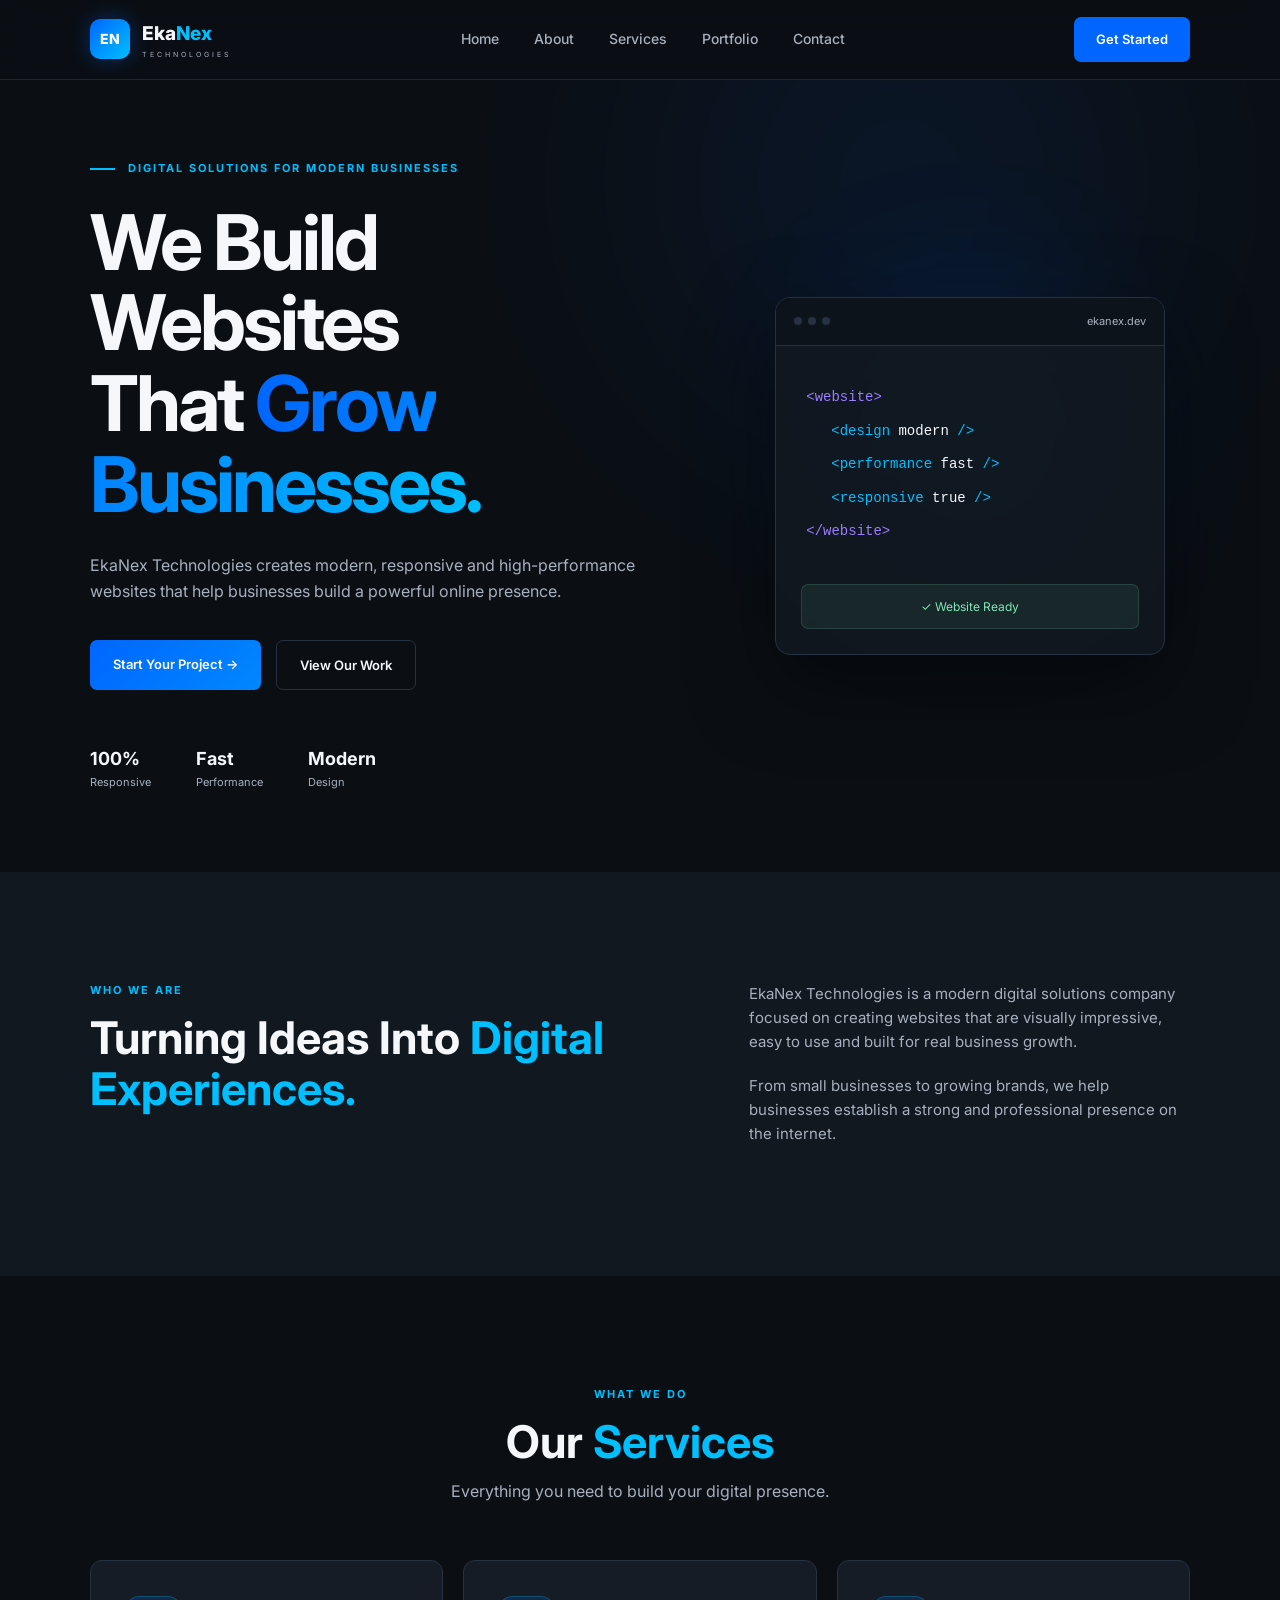
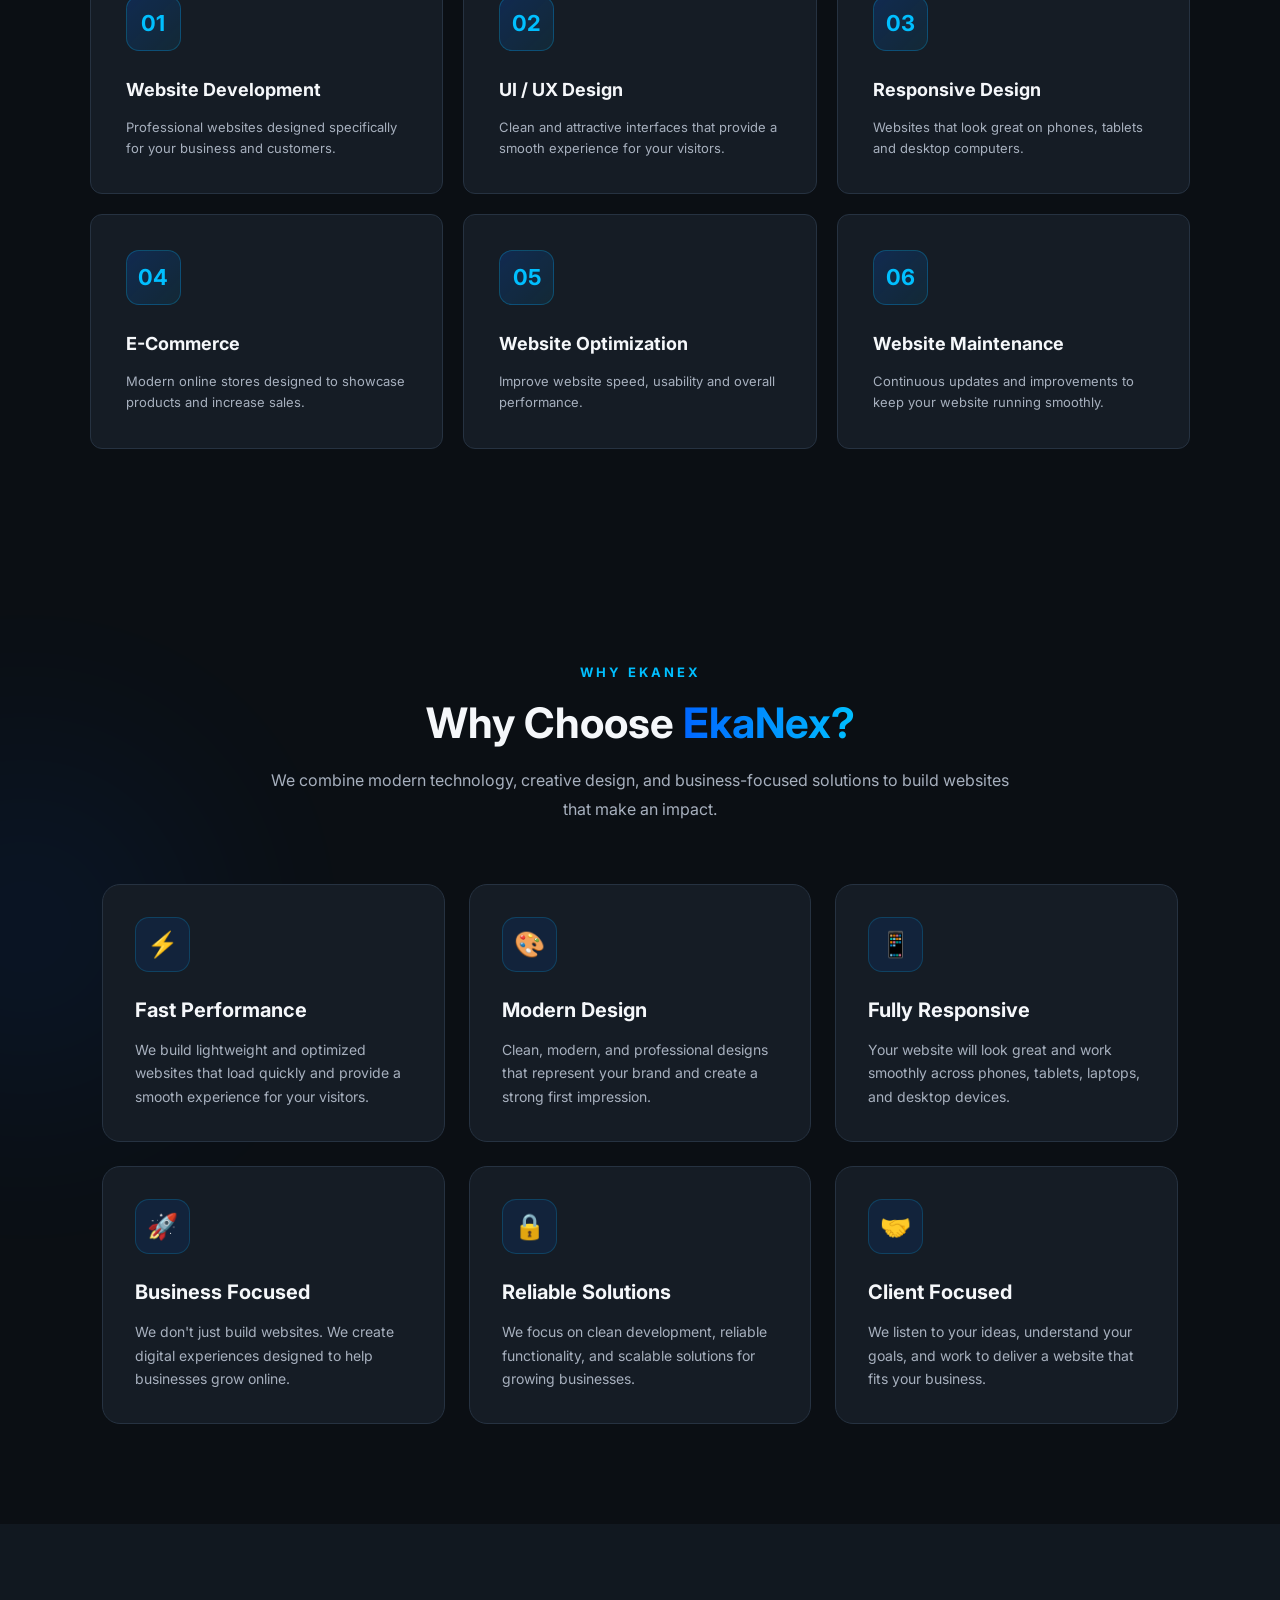
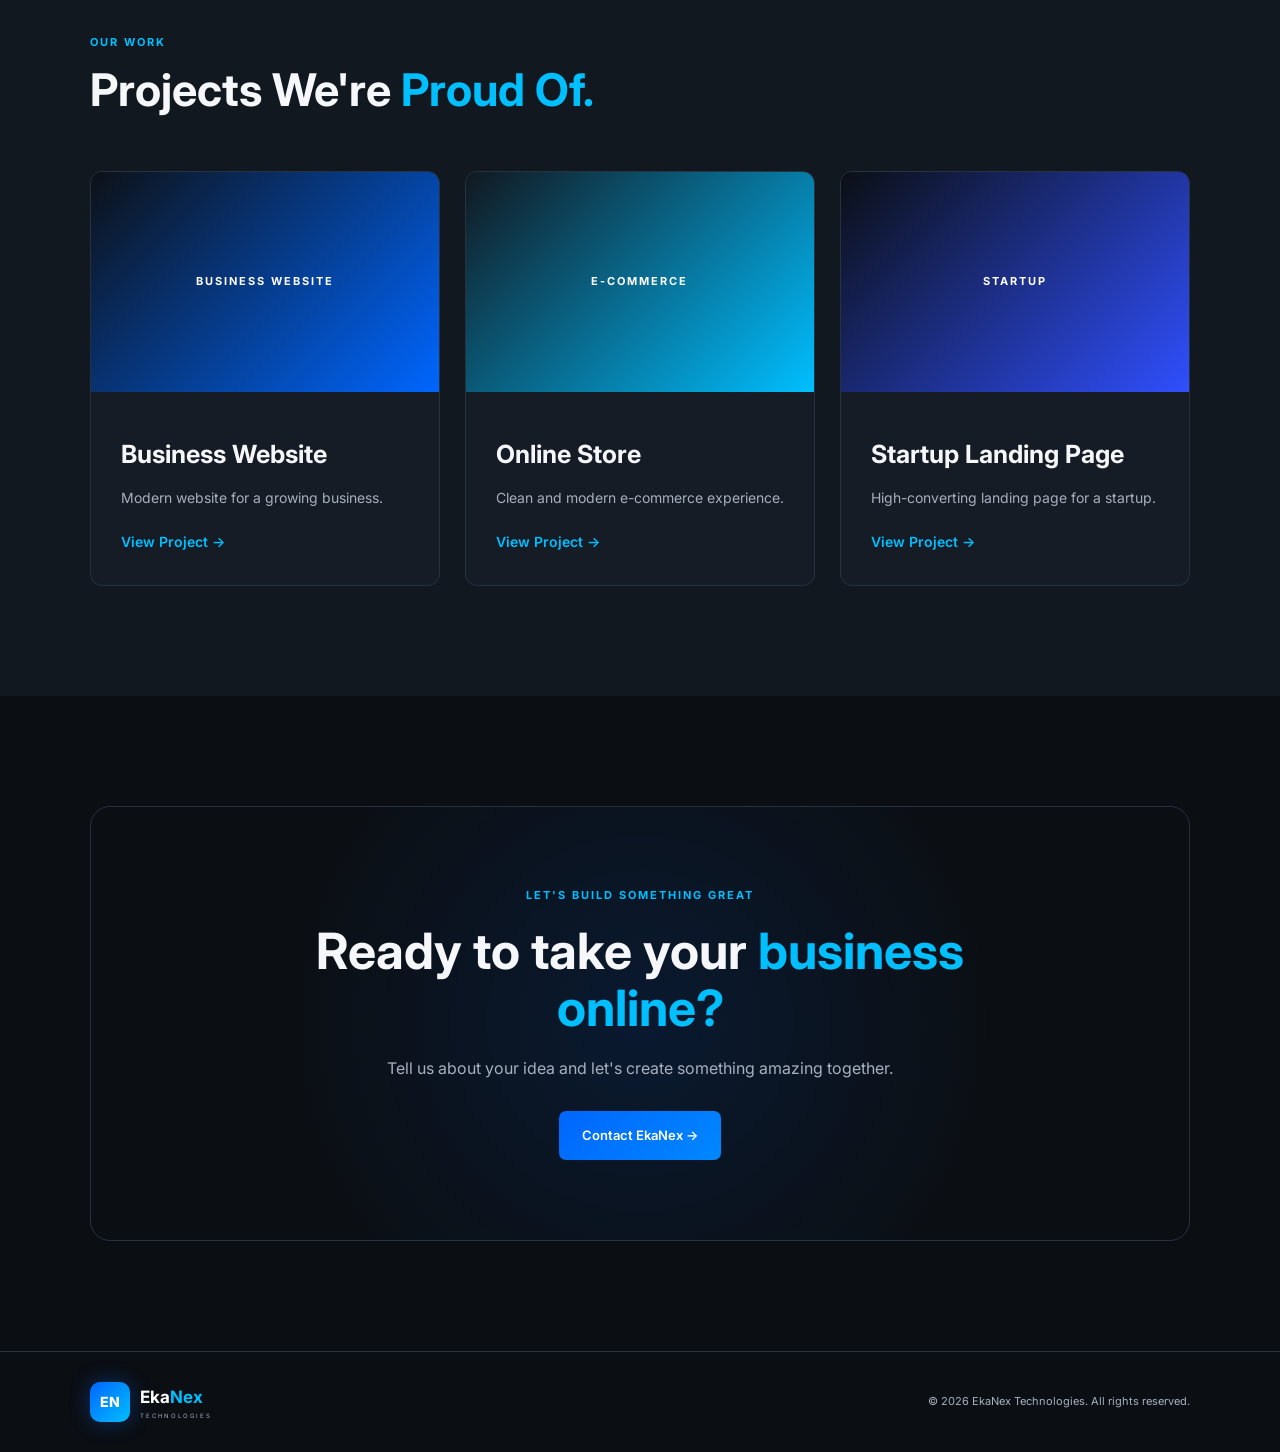
<file: index.html>
<!DOCTYPE html>
<html lang="en">
<head>
    <meta charset="UTF-8">
    <meta name="viewport" content="width=device-width, initial-scale=1.0">

    <title>EkaNex Technologies | Website Design & Development</title>
    <meta name="description" content="EkaNex Technologies creates modern business websites, e-commerce stores, landing pages, and responsive digital experiences to help businesses grow online.">
    <meta name="google-site-verification" content="qG7JzrkCQxmxcK4eyKkwYdW0ibwCo60xVQu0A6qCYAM" /> 
    <link rel="stylesheet" href="style.css">

    <!-- Google Font -->
    <link rel="preconnect" href="https://fonts.googleapis.com">
    <link rel="preconnect" href="https://fonts.gstatic.com" crossorigin>
    <link href="https://fonts.googleapis.com/css2?family=Inter:wght@400;500;600;700;800&display=swap" rel="stylesheet">
</head>

<body>

    <!-- ================= NAVBAR ================= -->

    <header class="navbar">

        <div class="logo">
            <div class="logo-mark">EN</div>

            <div class="logo-text">
                <span>Eka<span class="blue">Nex</span></span>
                <small>TECHNOLOGIES</small>
            </div>
        </div>

        <nav>
            <a href="#home">Home</a>
            <a href="about.html">About</a>
            <a href="services.html">Services</a>
            <a href="portfolio.html">Portfolio</a>
            <a href="contact.html">Contact</a>
        </nav>

        <a href="contact.html" class="nav-button">Get Started</a>

    </header>


    <!-- ================= HERO ================= -->

    <section class="hero" id="home">

        <div class="hero-content">

            <p class="small-heading">
                <span></span> DIGITAL SOLUTIONS FOR MODERN BUSINESSES
            </p>

            <h1>
                We Build Websites
                <br>
                That <span>Grow Businesses.</span>
            </h1>

            <p class="hero-description">
                EkaNex Technologies creates modern, responsive and
                high-performance websites that help businesses build
                a powerful online presence.
            </p>

            <div class="hero-buttons">

                <a href="contact.html" class="primary-button">
                    Start Your Project →
                </a>

                <a href="portfolio.html" class="secondary-button">
                    View Our Work
                </a>

            </div>

            <div class="trust">
                <div>
                    <strong>100%</strong>
                    <span>Responsive</span>
                </div>

                <div>
                    <strong>Fast</strong>
                    <span>Performance</span>
                </div>

                <div>
                    <strong>Modern</strong>
                    <span>Design</span>
                </div>
            </div>

        </div>


        <!-- Hero visual -->

        <div class="hero-visual">

            <div class="glow"></div>

            <div class="code-card">

                <div class="code-top">
                    <div class="dots">
                        <i></i>
                        <i></i>
                        <i></i>
                    </div>

                    <span>ekanex.dev</span>
                </div>

                <div class="code-content">

                    <p><span class="purple">&lt;website&gt;</span></p>

                    <p class="indent">
                        <span class="blue-text">&lt;design</span>
                        <span class="white">modern</span>
                        <span class="blue-text">/&gt;</span>
                    </p>

                    <p class="indent">
                        <span class="blue-text">&lt;performance</span>
                        <span class="white">fast</span>
                        <span class="blue-text">/&gt;</span>
                    </p>

                    <p class="indent">
                        <span class="blue-text">&lt;responsive</span>
                        <span class="white">true</span>
                        <span class="blue-text">/&gt;</span>
                    </p>

                    <p><span class="purple">&lt;/website&gt;</span></p>

                </div>

                <div class="success">
                    ✓ Website Ready
                </div>

            </div>

        </div>

    </section>


    <!-- ================= ABOUT ================= -->

    <section class="about section" id="about">

        <div class="section-title">

            <p>WHO WE ARE</p>

            <h2>
                Turning Ideas Into
                <span>Digital Experiences.</span>
            </h2>

        </div>

        <div class="about-content">

            <p>
                EkaNex Technologies is a modern digital solutions company
                focused on creating websites that are visually impressive,
                easy to use and built for real business growth.
            </p>

            <p>
                From small businesses to growing brands, we help businesses
                establish a strong and professional presence on the internet.
            </p>

        </div>

    </section>


    <!-- ================= SERVICES ================= -->

    <section class="services section" id="services">

        <div class="section-title center">

            <p>WHAT WE DO</p>

            <h2>
                Our <span>Services</span>
            </h2>

            <p class="subtitle">
                Everything you need to build your digital presence.
            </p>

        </div>


        <div class="service-grid">

            <div class="service-card">

                <div class="service-icon">01</div>

                <h3>Website Development</h3>

                <p>
                    Professional websites designed specifically
                    for your business and customers.
                </p>

            </div>


            <div class="service-card">

                <div class="service-icon">02</div>

                <h3>UI / UX Design</h3>

                <p>
                    Clean and attractive interfaces that provide
                    a smooth experience for your visitors.
                </p>

            </div>


            <div class="service-card">

                <div class="service-icon">03</div>

                <h3>Responsive Design</h3>

                <p>
                    Websites that look great on phones,
                    tablets and desktop computers.
                </p>

            </div>


            <div class="service-card">

                <div class="service-icon">04</div>

                <h3>E-Commerce</h3>

                <p>
                    Modern online stores designed to showcase
                    products and increase sales.
                </p>

            </div>


            <div class="service-card">

                <div class="service-icon">05</div>

                <h3>Website Optimization</h3>

                <p>
                    Improve website speed, usability and
                    overall performance.
                </p>

            </div>


            <div class="service-card">

                <div class="service-icon">06</div>

                <h3>Website Maintenance</h3>

                <p>
                    Continuous updates and improvements to
                    keep your website running smoothly.
                </p>

            </div>

        </div>

    </section>

<!-- Why Choose EkaNex Section -->
<section class="why-us" id="why-us">
    <div class="section-heading">
        <span>WHY EKANEX</span>
        <h2>Why Choose <strong>EkaNex?</strong></h2>
        <p>
            We combine modern technology, creative design, and business-focused
            solutions to build websites that make an impact.
        </p>
    </div>

    <div class="why-grid">

        <div class="why-card">
            <div class="why-icon">⚡</div>
            <h3>Fast Performance</h3>
            <p>
                We build lightweight and optimized websites that load quickly
                and provide a smooth experience for your visitors.
            </p>
        </div>

        <div class="why-card">
            <div class="why-icon">🎨</div>
            <h3>Modern Design</h3>
            <p>
                Clean, modern, and professional designs that represent your
                brand and create a strong first impression.
            </p>
        </div>

        <div class="why-card">
            <div class="why-icon">📱</div>
            <h3>Fully Responsive</h3>
            <p>
                Your website will look great and work smoothly across phones,
                tablets, laptops, and desktop devices.
            </p>
        </div>

        <div class="why-card">
            <div class="why-icon">🚀</div>
            <h3>Business Focused</h3>
            <p>
                We don't just build websites. We create digital experiences
                designed to help businesses grow online.
            </p>
        </div>

        <div class="why-card">
            <div class="why-icon">🔒</div>
            <h3>Reliable Solutions</h3>
            <p>
                We focus on clean development, reliable functionality, and
                scalable solutions for growing businesses.
            </p>
        </div>

        <div class="why-card">
            <div class="why-icon">🤝</div>
            <h3>Client Focused</h3>
            <p>
                We listen to your ideas, understand your goals, and work to
                deliver a website that fits your business.
            </p>
        </div>

    </div>
</section>


    <!-- ================= PORTFOLIO ================= -->

    <section class="portfolio section" id="portfolio">

        <div class="section-title">

            <p>OUR WORK</p>

            <h2>
                Projects We're
                <span>Proud Of.</span>
            </h2>

        </div>


        <div class="portfolio-grid">

            <div class="project-card">

                <div class="project-image project-one">
                    <span>BUSINESS WEBSITE</span>
                </div>

                <div class="project-info">

                    <h3>Business Website</h3>

                    <p>
                        Modern website for a growing business.
                    </p>

                    <a href="#">View Project →</a>

                </div>

            </div>


            <div class="project-card">

                <div class="project-image project-two">
                    <span>E-COMMERCE</span>
                </div>

                <div class="project-info">

                    <h3>Online Store</h3>

                    <p>
                        Clean and modern e-commerce experience.
                    </p>

                    <a href="#">View Project →</a>

                </div>

            </div>


            <div class="project-card">

                <div class="project-image project-three">
                    <span>STARTUP</span>
                </div>

                <div class="project-info">

                    <h3>Startup Landing Page</h3>

                    <p>
                        High-converting landing page for a startup.
                    </p>

                    <a href="#">View Project →</a>

                </div>

            </div>

        </div>

    </section>


    <!-- ================= CTA ================= -->

    <section class="cta section" id="contact">

        <div class="cta-box">

            <p>LET'S BUILD SOMETHING GREAT</p>

            <h2>
                Ready to take your
                <span>business online?</span>
            </h2>

            <p class="cta-description">
                Tell us about your idea and let's create something
                amazing together.
            </p>

            <a href="contact.html" class="primary-button">
                Contact EkaNex →
            </a>

        </div>

    </section>


    <!-- ================= FOOTER ================= -->

    <footer>

        <div class="footer-logo">

            <div class="logo-mark">EN</div>

            <div>
                <strong>Eka<span>Nex</span></strong>
                <small>TECHNOLOGIES</small>
            </div>

        </div>

        <p>
            © 2026 EkaNex Technologies. All rights reserved.
        </p>

    </footer>


</body>
</html>
</file>
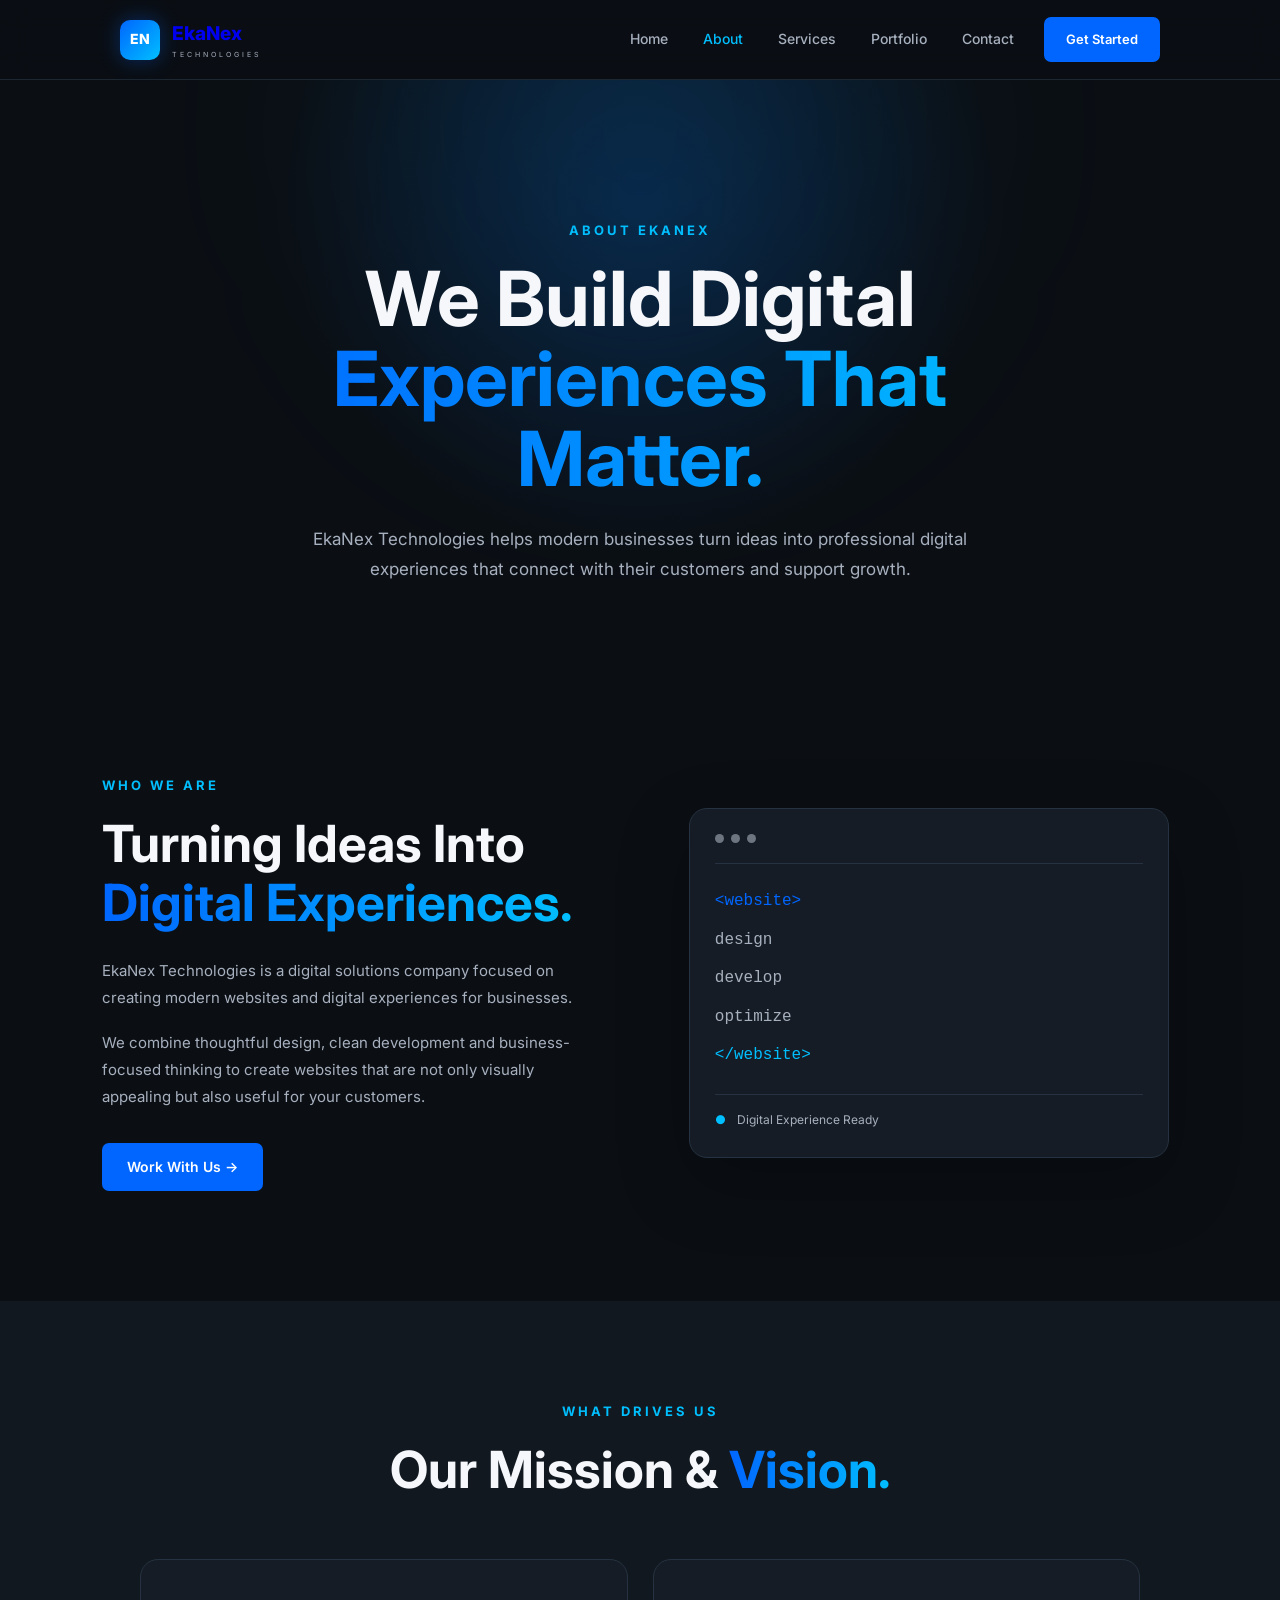
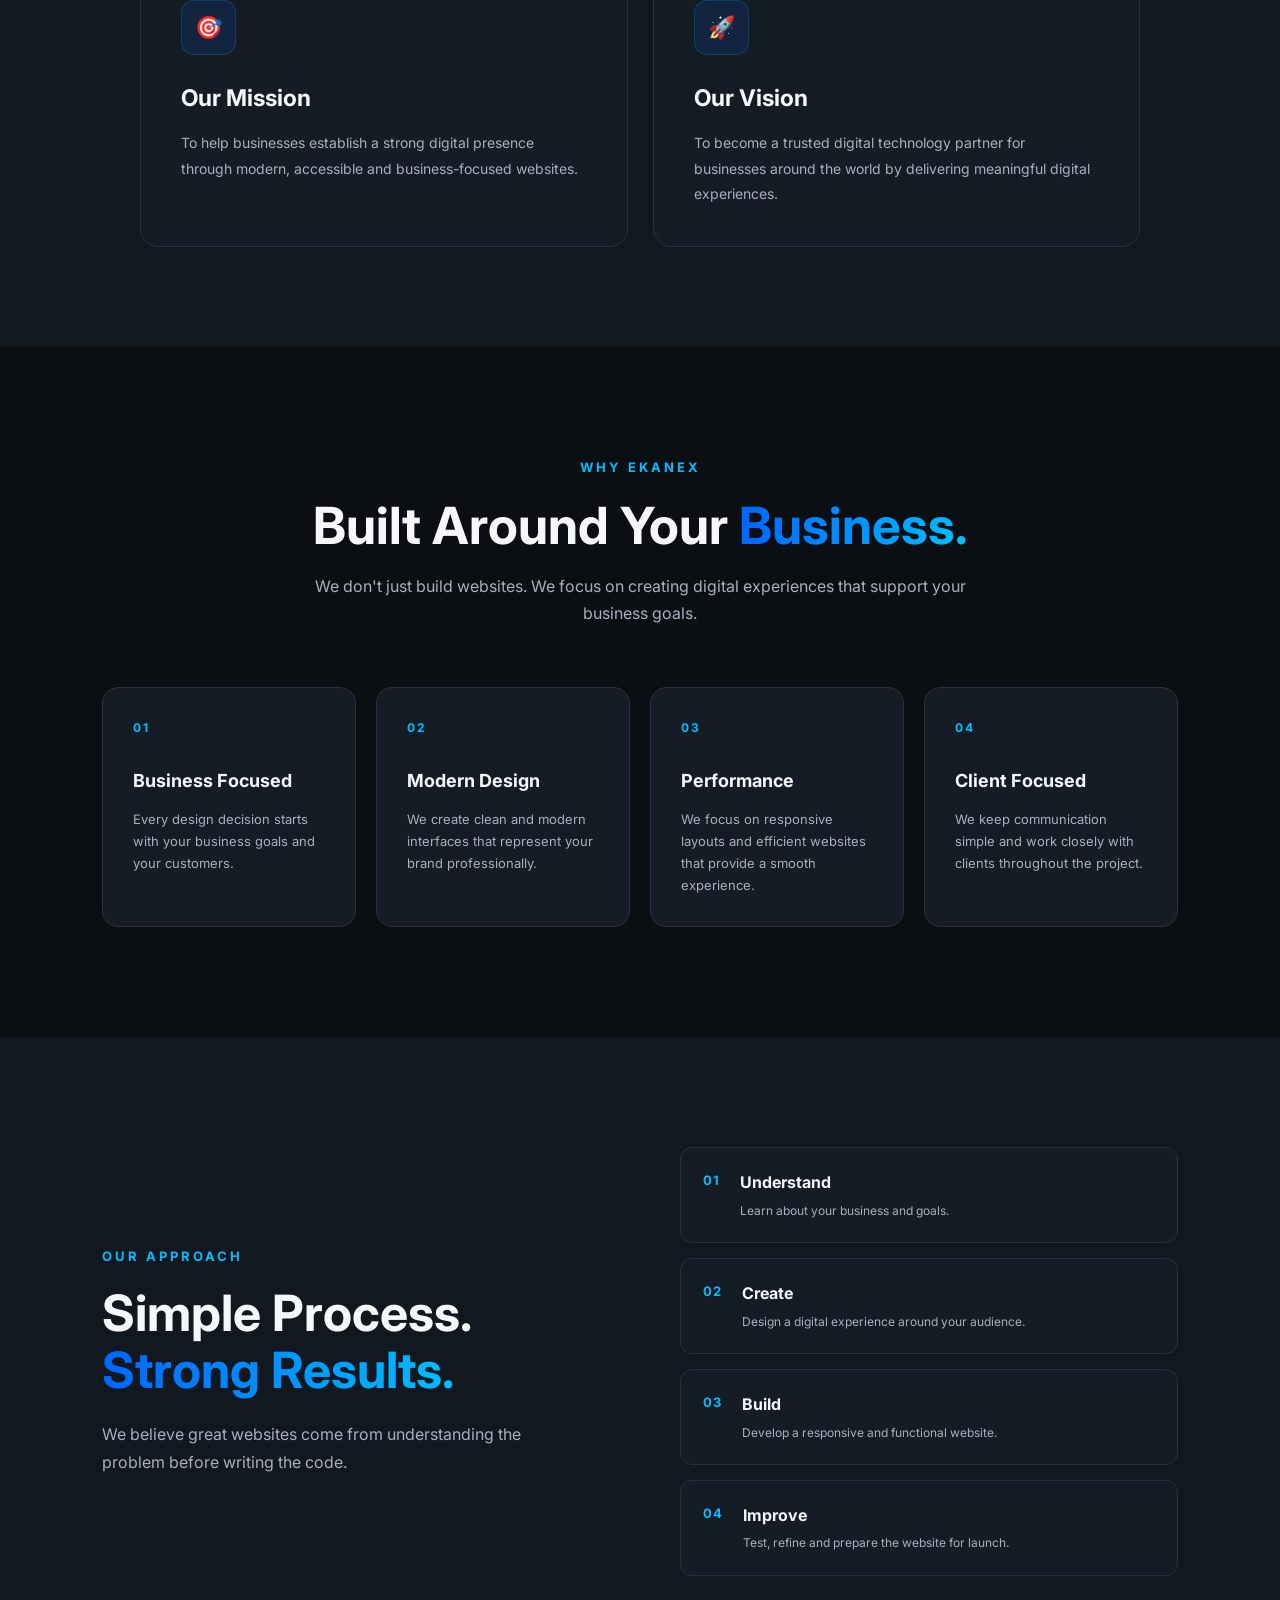
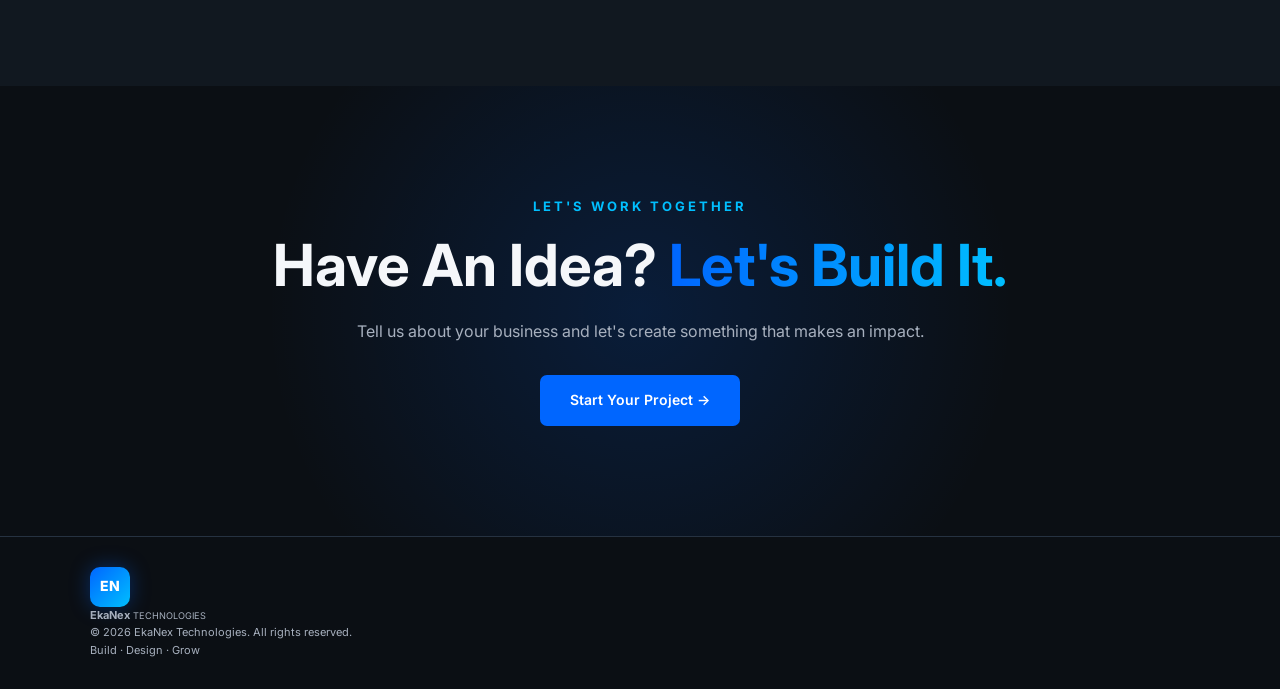
<file: about.html>
<!DOCTYPE html>
<html lang="en">

<head>
    <meta charset="UTF-8">
    <meta name="viewport" content="width=device-width, initial-scale=1.0">

    <title>About EkaNex Technologies | Website Design & Development</title>

<meta name="description" content="Learn about EkaNex Technologies, a web development and design business creating modern business websites, e-commerce stores, and digital experiences.">

    <!-- Google Font -->
    <link rel="preconnect" href="https://fonts.googleapis.com">
    <link rel="preconnect" href="https://fonts.gstatic.com" crossorigin>

    <link
        href="https://fonts.googleapis.com/css2?family=Inter:wght@400;500;600;700;800&display=swap"
        rel="stylesheet"
    >

    <!-- Main CSS -->
    <link rel="stylesheet" href="style.css">
</head>

<body>

    <!-- ================= NAVBAR ================= -->

    <header class="navbar">

        <div class="nav-container">

            <a href="index.html" class="logo">

                <div class="logo-mark">
                    EN
                </div>

                <div class="logo-text">
                    <span>EkaNex</span>
                    <small>TECHNOLOGIES</small>
                </div>

            </a>


            <nav class="nav-links">

                <a href="index.html">
                    Home
                </a>

                <a href="about.html" class="active">
                    About
                </a>

                <a href="services.html">
                    Services
                </a>

                <a href="portfolio.html">
                    Portfolio
                </a>

                <a href="contact.html">
                    Contact
                </a>

            </nav>


            <a href="contact.html" class="nav-button">
                Get Started
            </a>

        </div>

    </header>


    <!-- ================= ABOUT HERO ================= -->

    <section class="about-page-hero">

        <div class="about-hero-content">

            <p class="about-label">
                ABOUT EKANEX
            </p>

            <h1>
                We Build Digital
                <span>Experiences That Matter.</span>
            </h1>

            <p>
                EkaNex Technologies helps modern businesses turn
                ideas into professional digital experiences that
                connect with their customers and support growth.
            </p>

        </div>

    </section>


    <!-- ================= WHO WE ARE ================= -->

    <section class="about-intro">

        <div class="about-intro-container">

            <div class="about-intro-text">

                <p class="about-label">
                    WHO WE ARE
                </p>

                <h2>
                    Turning Ideas Into
                    <span>Digital Experiences.</span>
                </h2>

                <p>
                    EkaNex Technologies is a digital solutions
                    company focused on creating modern websites
                    and digital experiences for businesses.
                </p>

                <p>
                    We combine thoughtful design, clean development
                    and business-focused thinking to create websites
                    that are not only visually appealing but also
                    useful for your customers.
                </p>

                <a href="contact.html" class="about-button">
                    Work With Us →
                </a>

            </div>


            <!-- Visual -->

            <div class="about-visual">

                <div class="about-card-main">

                    <div class="about-card-top">
                        <span></span>
                        <span></span>
                        <span></span>
                    </div>

                    <div class="about-code">

                        <span class="code-blue">
                            &lt;website&gt;
                        </span>

                        <span>
                            design
                        </span>

                        <span>
                            develop
                        </span>

                        <span>
                            optimize
                        </span>

                        <span class="code-cyan">
                            &lt;/website&gt;
                        </span>

                    </div>

                    <div class="about-status">
                        <span>●</span>
                        Digital Experience Ready
                    </div>

                </div>

            </div>

        </div>

    </section>


    <!-- ================= MISSION & VISION ================= -->

    <section class="mission-vision">

        <div class="about-section-heading">

            <p class="about-label">
                WHAT DRIVES US
            </p>

            <h2>
                Our Mission & <span>Vision.</span>
            </h2>

        </div>


        <div class="mission-grid">

            <!-- Mission -->

            <div class="mission-card">

                <div class="mission-icon">
                    🎯
                </div>

                <h3>
                    Our Mission
                </h3>

                <p>
                    To help businesses establish a strong digital
                    presence through modern, accessible and
                    business-focused websites.
                </p>

            </div>


            <!-- Vision -->

            <div class="mission-card">

                <div class="mission-icon">
                    🚀
                </div>

                <h3>
                    Our Vision
                </h3>

                <p>
                    To become a trusted digital technology partner
                    for businesses around the world by delivering
                    meaningful digital experiences.
                </p>

            </div>

        </div>

    </section>


    <!-- ================= WHY EKANEX ================= -->

    <section class="about-why">

        <div class="about-section-heading">

            <p class="about-label">
                WHY EKANEX
            </p>

            <h2>
                Built Around Your
                <span>Business.</span>
            </h2>

            <p>
                We don't just build websites. We focus on creating
                digital experiences that support your business goals.
            </p>

        </div>


        <div class="about-values-grid">

            <div class="about-value-card">

                <div class="value-number">
                    01
                </div>

                <h3>
                    Business Focused
                </h3>

                <p>
                    Every design decision starts with your business
                    goals and your customers.
                </p>

            </div>


            <div class="about-value-card">

                <div class="value-number">
                    02
                </div>

                <h3>
                    Modern Design
                </h3>

                <p>
                    We create clean and modern interfaces that
                    represent your brand professionally.
                </p>

            </div>


            <div class="about-value-card">

                <div class="value-number">
                    03
                </div>

                <h3>
                    Performance
                </h3>

                <p>
                    We focus on responsive layouts and efficient
                    websites that provide a smooth experience.
                </p>

            </div>


            <div class="about-value-card">

                <div class="value-number">
                    04
                </div>

                <h3>
                    Client Focused
                </h3>

                <p>
                    We keep communication simple and work closely
                    with clients throughout the project.
                </p>

            </div>

        </div>

    </section>


    <!-- ================= OUR APPROACH ================= -->

    <section class="about-approach">

        <div class="about-approach-container">

            <div class="approach-content">

                <p class="about-label">
                    OUR APPROACH
                </p>

                <h2>
                    Simple Process.
                    <span>Strong Results.</span>
                </h2>

                <p>
                    We believe great websites come from understanding
                    the problem before writing the code.
                </p>

            </div>


            <div class="approach-list">

                <div class="approach-item">

                    <strong>01</strong>

                    <div>
                        <h3>
                            Understand
                        </h3>

                        <p>
                            Learn about your business and goals.
                        </p>
                    </div>

                </div>


                <div class="approach-item">

                    <strong>02</strong>

                    <div>
                        <h3>
                            Create
                        </h3>

                        <p>
                            Design a digital experience around your audience.
                        </p>
                    </div>

                </div>


                <div class="approach-item">

                    <strong>03</strong>

                    <div>
                        <h3>
                            Build
                        </h3>

                        <p>
                            Develop a responsive and functional website.
                        </p>
                    </div>

                </div>


                <div class="approach-item">

                    <strong>04</strong>

                    <div>
                        <h3>
                            Improve
                        </h3>

                        <p>
                            Test, refine and prepare the website for launch.
                        </p>
                    </div>

                </div>

            </div>

        </div>

    </section>


    <!-- ================= CTA ================= -->

    <section class="about-page-cta">

        <div class="about-cta-content">

            <p class="about-label">
                LET'S WORK TOGETHER
            </p>

            <h2>
                Have An Idea?
                <span>Let's Build It.</span>
            </h2>

            <p>
                Tell us about your business and let's create
                something that makes an impact.
            </p>

            <a href="contact.html" class="about-cta-button">
                Start Your Project →
            </a>

        </div>

    </section>


    <!-- ================= FOOTER ================= -->

    <footer class="footer">

        <div class="footer-container">

            <div class="footer-brand">

                <div class="logo-mark">
                    EN
                </div>

                <div>
                    <strong>EkaNex</strong>
                    <small>TECHNOLOGIES</small>
                </div>

            </div>


            <p>
                © 2026 EkaNex Technologies.
                All rights reserved.
            </p>

            <p>
                Build · Design · Grow
            </p>

        </div>

    </footer>


</body>
</html>
</file>
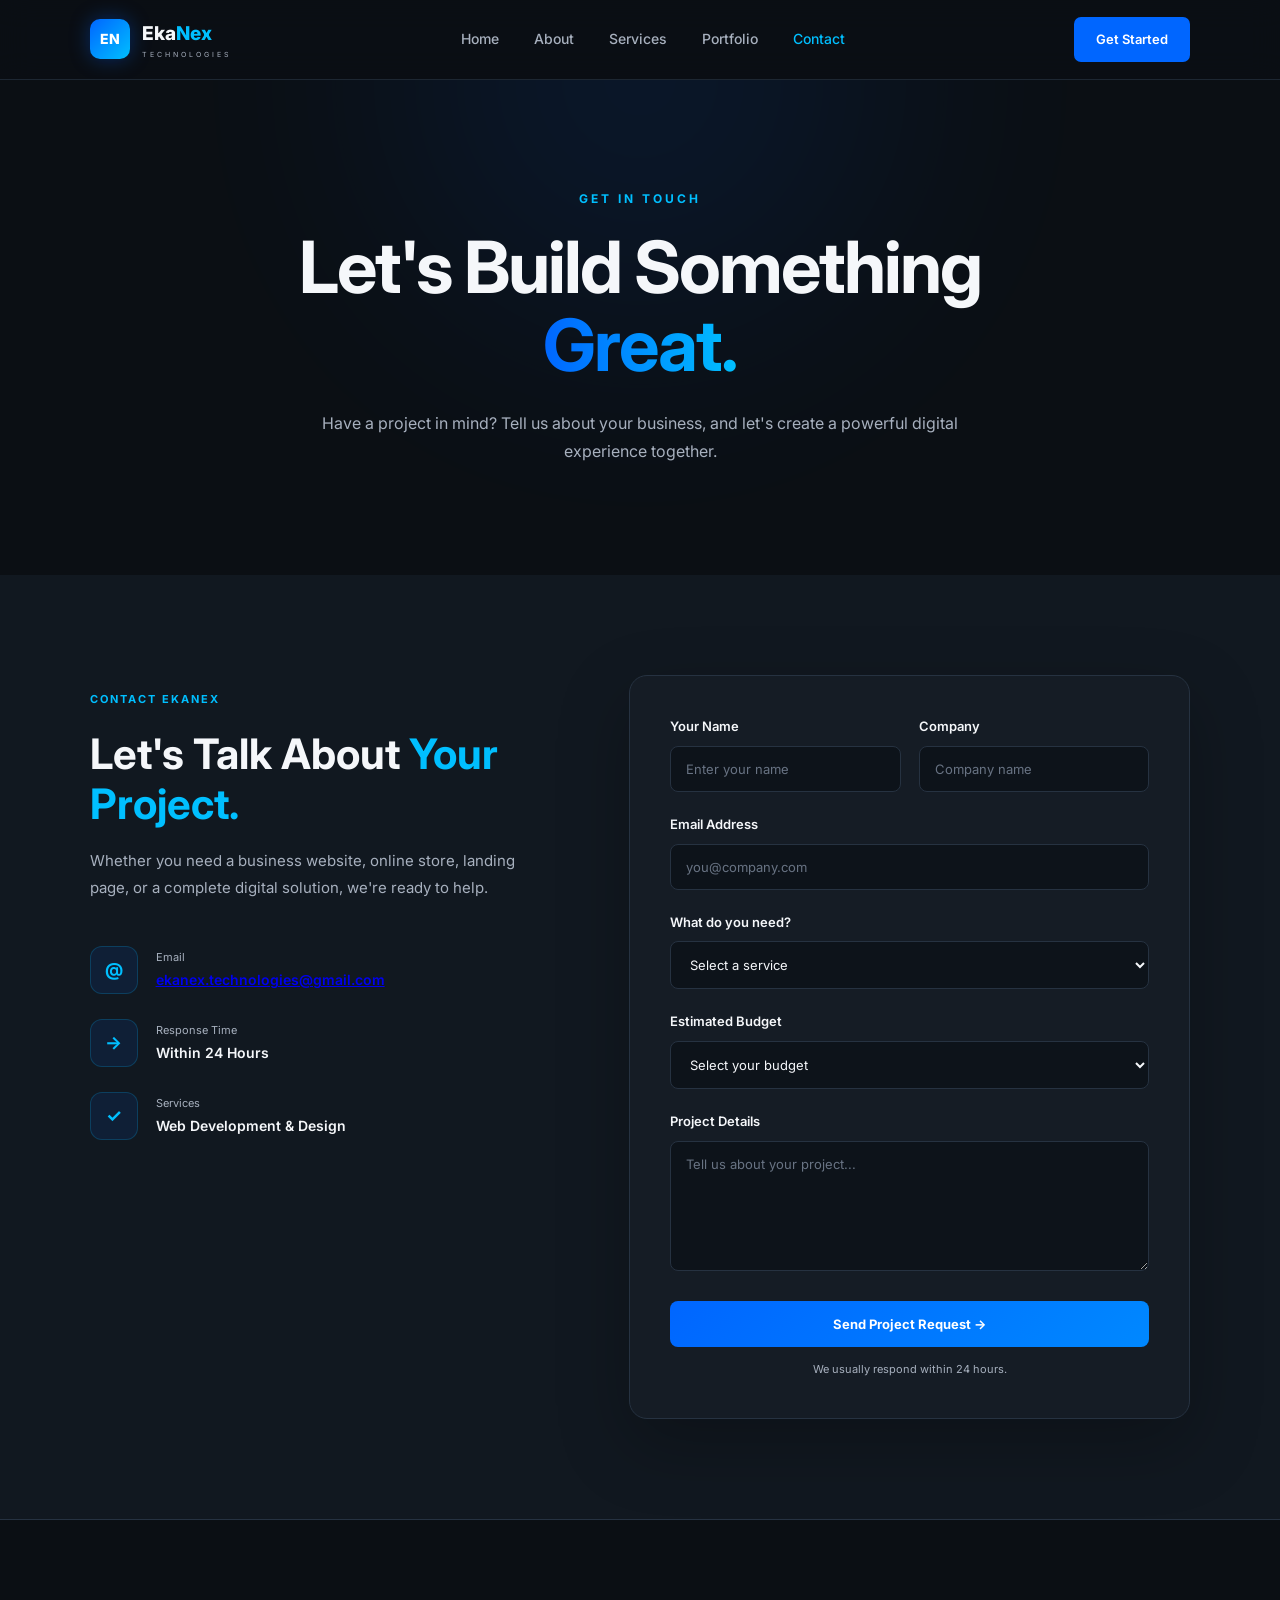
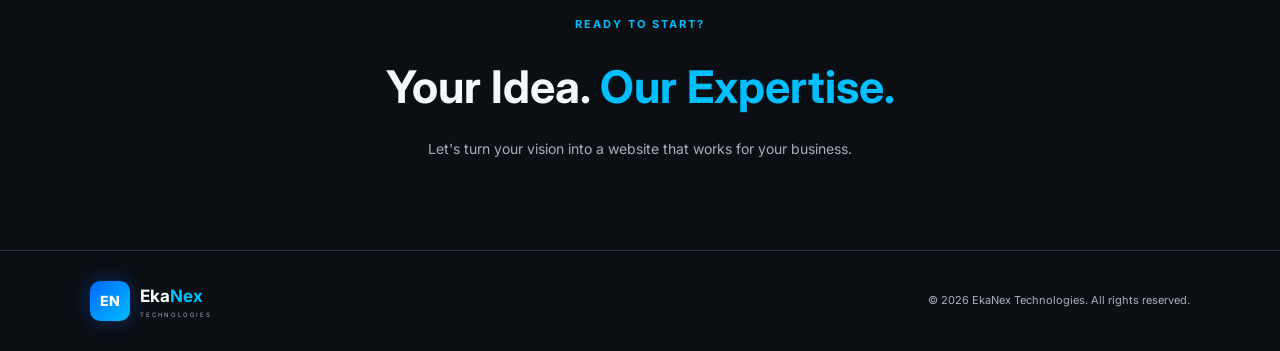
<file: contact.html>
<!DOCTYPE html>
<html lang="en">

<head>
    <meta charset="UTF-8">
    <meta name="viewport" content="width=device-width, initial-scale=1.0">
    <title>Contact EkaNex Technologies | Get a Website Quote</title>

<meta name="description" content="Contact EkaNex Technologies for business website development, e-commerce stores, landing pages, UI/UX design, and website maintenance. Let's discuss your project.">

    <link
        href="https://fonts.googleapis.com/css2?family=Inter:wght@400;500;600;700;800&display=swap"
        rel="stylesheet">

    <link rel="stylesheet" href="style.css">
</head>

<body>

    <!-- NAVBAR -->
    <header class="navbar">
        <div class="logo">
            <div class="logo-mark">EN</div>
            <div class="logo-text">
                <span>Eka<span class="blue">Nex</span></span>
                <small>TECHNOLOGIES</small>
            </div>
        </div>

        <nav>
            <a href="index.html">Home</a>
            <a href="about.html">About</a>
            <a href="services.html">Services</a>
            <a href="portfolio.html">Portfolio</a>
            <a href="contact.html" class="active">Contact</a>
        </nav>

        <a href="#contact-form" class="nav-button">Get Started</a>
    </header>

    <!-- CONTACT HERO -->
    <section class="contact-hero">
        <div class="contact-heading">
            <span>GET IN TOUCH</span>

            <h1>
                Let's Build Something
                <strong>Great.</strong>
            </h1>

            <p>
                Have a project in mind? Tell us about your business,
                and let's create a powerful digital experience together.
            </p>
        </div>
    </section>

    <!-- CONTACT SECTION -->
    <section class="contact-section" id="contact-form">
        <div class="contact-container">

            <!-- LEFT SIDE -->
            <div class="contact-info">
                <span class="contact-label">CONTACT EKANEX</span>

                <h2>
                    Let's Talk About
                    <span>Your Project.</span>
                </h2>

                <p>
                    Whether you need a business website, online store,
                    landing page, or a complete digital solution,
                    we're ready to help.
                </p>

                <div class="contact-details">

                    <!-- BUSINESS EMAIL -->
                    <div class="contact-detail">
                        <div class="contact-icon">@</div>
                        <div>
                            <small>Email</small>
                            <h3>
                                <a href="mailto:ekanex.technologies@gmail.com">
                                    ekanex.technologies@gmail.com
                                </a>
                            </h3>
                        </div>
                    </div>

                    <!-- RESPONSE TIME -->
                    <div class="contact-detail">
                        <div class="contact-icon">→</div>
                        <div>
                            <small>Response Time</small>
                            <h3>Within 24 Hours</h3>
                        </div>
                    </div>

                    <!-- SERVICES -->
                    <div class="contact-detail">
                        <div class="contact-icon">✓</div>
                        <div>
                            <small>Services</small>
                            <h3>Web Development &amp; Design</h3>
                        </div>
                    </div>

                </div>
            </div>

            <!-- RIGHT SIDE FORM -->
            <div class="contact-form-box">

                <form
                    id="contactForm"
                    action="https://script.google.com/macros/s/AKfycbzvEQC3GK0E4vGoEHPHSQrqRRqqukWN0qbrmOAaiugrZSEt8FVRlb8IYeuwWS_uAkBNUw/exec"
                    method="POST"
                    target="submissionFrame">

                    <!-- NAME + COMPANY -->
                    <div class="form-row">

                        <div class="form-group">
                            <label for="name">Your Name</label>
                            <input
                                type="text"
                                id="name"
                                name="name"
                                placeholder="Enter your name"
                                maxlength="100"
                                required>
                        </div>

                        <div class="form-group">
                            <label for="company">Company</label>
                            <input
                                type="text"
                                id="company"
                                name="company"
                                placeholder="Company name"
                                maxlength="150">
                        </div>

                    </div>

                    <!-- EMAIL -->
                    <div class="form-group">
                        <label for="email">Email Address</label>
                        <input
                            type="email"
                            id="email"
                            name="email"
                            placeholder="you@company.com"
                            maxlength="254"
                            required>
                    </div>

                    <!-- SERVICE -->
                    <div class="form-group">
                        <label for="service">What do you need?</label>
                        <select id="service" name="service" required>
                            <option value="">Select a service</option>
                            <option value="Business Website">Business Website</option>
                            <option value="E-Commerce Website">E-Commerce Website</option>
                            <option value="Landing Page">Landing Page</option>
                            <option value="UI / UX Design">UI / UX Design</option>
                            <option value="Website Maintenance">Website Maintenance</option>
                            <option value="Other">Other</option>
                        </select>
                    </div>

                    <!-- BUDGET -->
                   <div class="form-group">
  <label for="budget">Estimated Budget</label>
  <select id="budget" name="budget">
    <option value="">Select your budget</option>
    <option value="Under $100">Under $100</option>
    <option value="$100–$500">$100–$500</option>
    <option value="$500–$1,000">$500–$1,000</option>
    <option value="$1,000–$5,000">$1,000–$5,000</option>
    <option value="$5,000+">$5,000+</option>
  </select>
</div>
                    <!-- PROJECT DETAILS -->
                    <div class="form-group">
                        <label for="message">Project Details</label>
                        <textarea
                            id="message"
                            name="message"
                            rows="5"
                            maxlength="5000"
                            placeholder="Tell us about your project..."
                            required></textarea>
                    </div>

                    <!-- SUBMIT BUTTON -->
                    <button
                        type="submit"
                        class="contact-submit"
                        id="submitButton">
                        Send Project Request →
                    </button>

                    <!-- STATUS MESSAGE -->
                    <p
                        id="formStatus"
                        class="form-note"
                        role="status"
                        aria-live="polite">
                        We usually respond within 24 hours.
                    </p>

                </form>

                <!-- Hidden frame keeps the visitor on this page -->
                <iframe
                    name="submissionFrame"
                    id="submissionFrame"
                    title="Form submission"
                    style="display:none">
                </iframe>

            </div>
        </div>
    </section>

    <!-- CTA -->
    <section class="contact-cta">
        <div>
            <span>READY TO START?</span>

            <h2>
                Your Idea.
                <strong>Our Expertise.</strong>
            </h2>

            <p>
                Let's turn your vision into a website that works for your business.
            </p>
        </div>
    </section>

    <!-- FOOTER -->
    <footer>
        <div class="footer-logo">
            <div class="logo-mark">EN</div>

            <div>
                <strong>Eka<span>Nex</span></strong>
                <small>TECHNOLOGIES</small>
            </div>
        </div>

        <p>© 2026 EkaNex Technologies. All rights reserved.</p>
    </footer>

    <!-- FORM SUBMISSION STATUS -->
    <script>
        const contactForm = document.getElementById("contactForm");
        const submitButton = document.getElementById("submitButton");
        const formStatus = document.getElementById("formStatus");
        const submissionFrame = document.getElementById("submissionFrame");

        let submissionPending = false;

        contactForm.addEventListener("submit", function () {
            submissionPending = true;

            submitButton.disabled = true;
            submitButton.textContent = "Sending...";
            formStatus.textContent = "Sending your project request...";
        });

        submissionFrame.addEventListener("load", function () {
            if (!submissionPending) return;

            submissionPending = false;

            submitButton.disabled = false;
            submitButton.textContent = "Send Project Request →";

            formStatus.textContent =
                "Your request was submitted. We'll get back to you soon.";
        });
    </script>

</body>
</html>
</file>
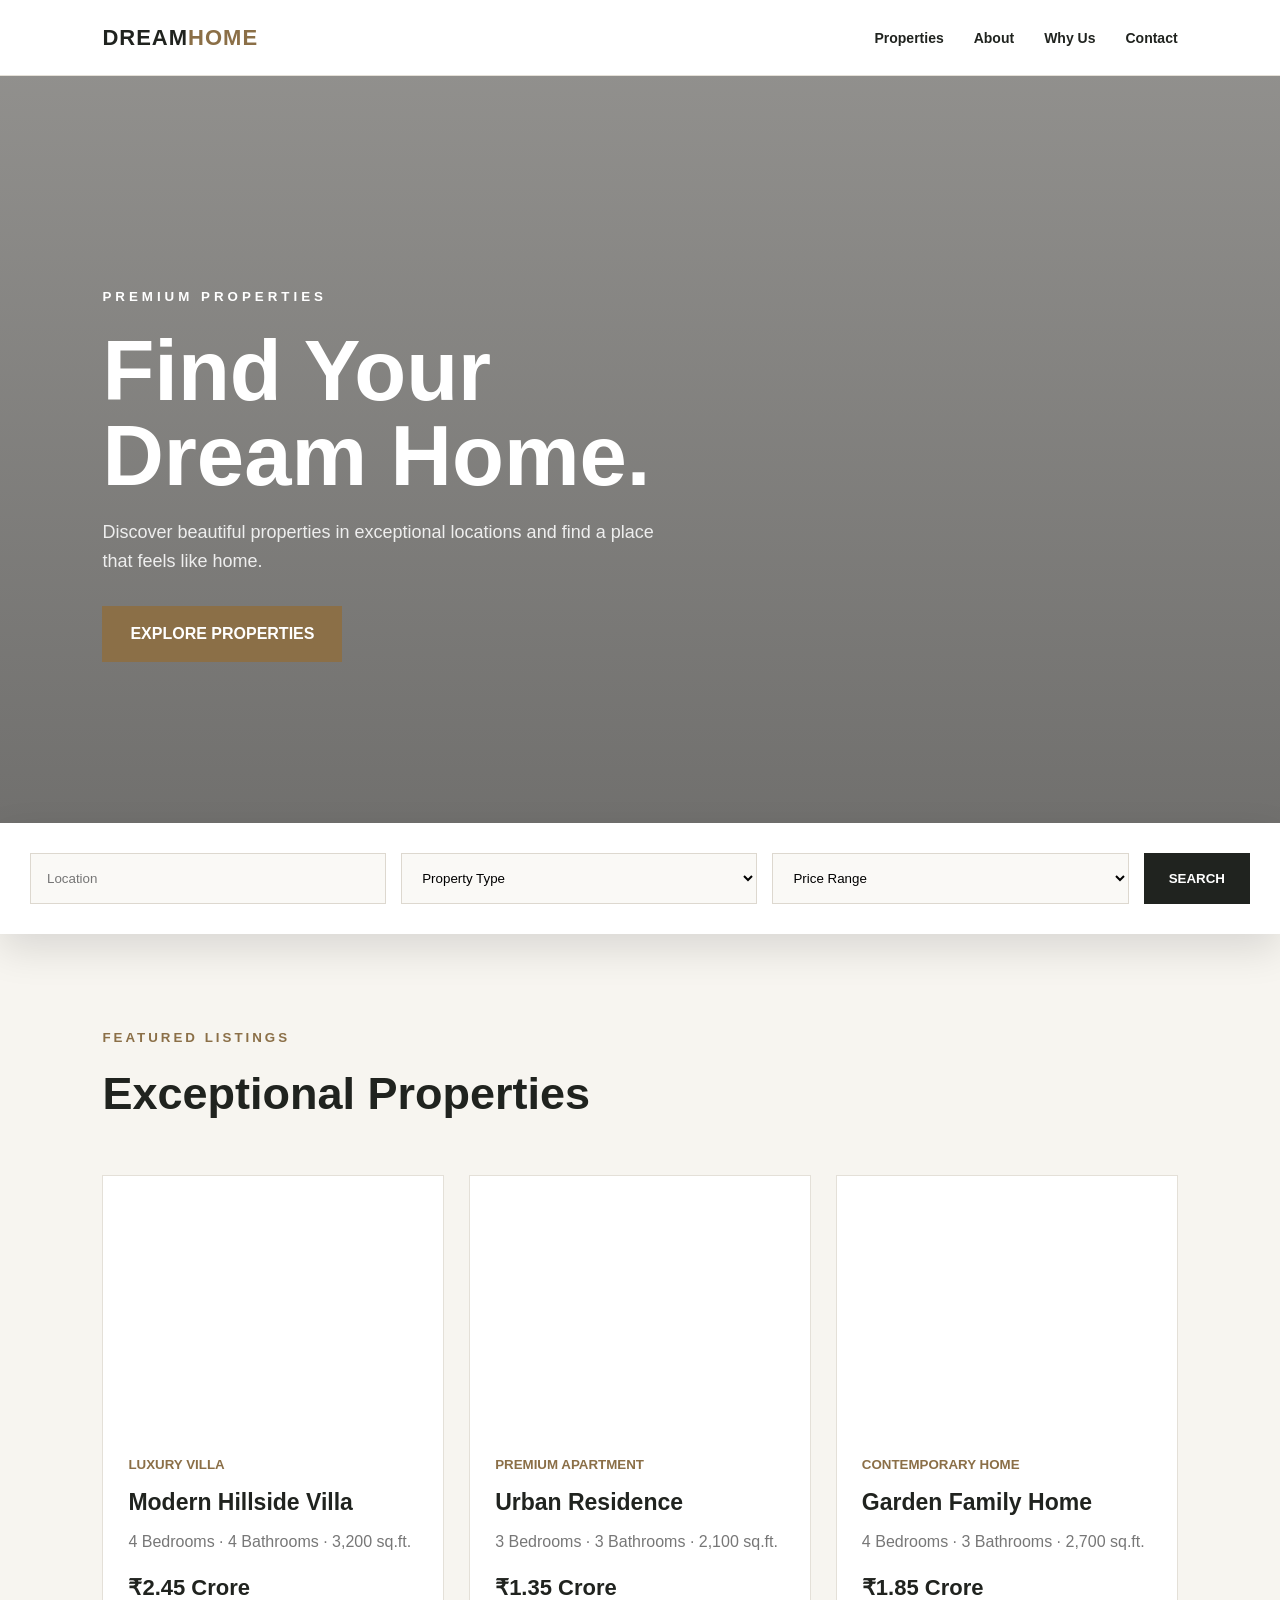
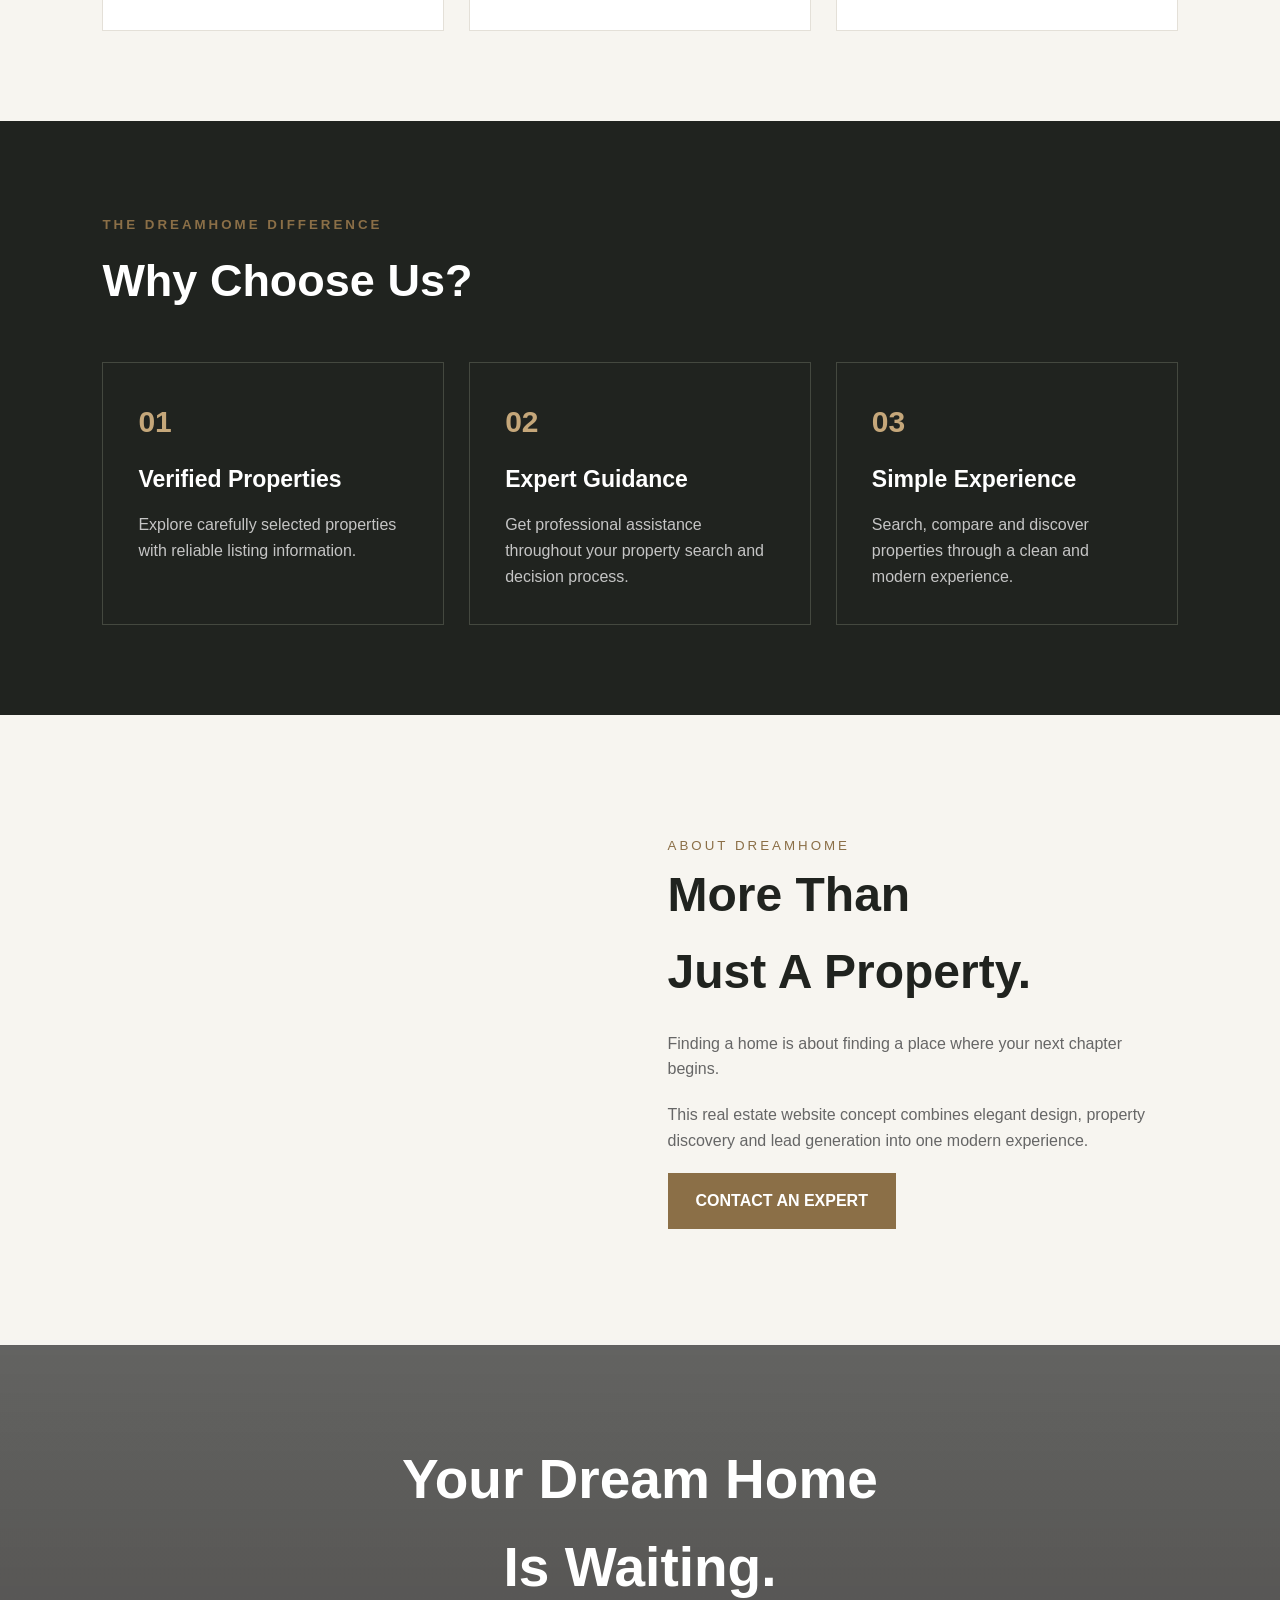
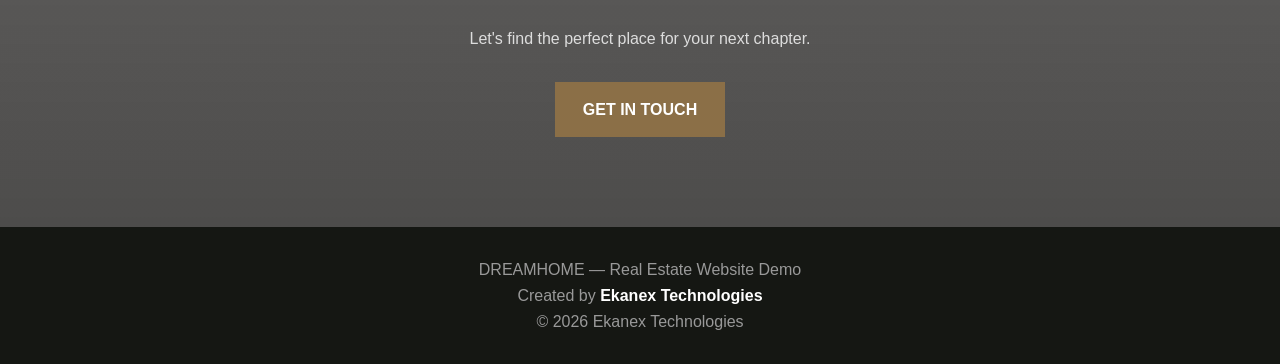
<file: dream-home.html>
<!DOCTYPE html>
<html lang="en">
<head>
    <meta charset="UTF-8">
    <meta name="viewport" content="width=device-width, initial-scale=1.0">

    <title>Find Your Dream Home | Real Estate</title>

    <meta name="description"
          content="Find Your Dream Home is a modern real estate website concept for discovering premium properties and connecting with property experts.">

    <style>
        * {
            margin: 0;
            padding: 0;
            box-sizing: border-box;
            font-family: Arial, Helvetica, sans-serif;
        }

        html {
            scroll-behavior: smooth;
        }

        body {
            background: #f7f5f0;
            color: #20231f;
            line-height: 1.6;
        }

        /* NAVBAR */

        nav {
            position: sticky;
            top: 0;
            z-index: 1000;
            background: #ffffff;
            padding: 20px 8%;
            display: flex;
            justify-content: space-between;
            align-items: center;
            border-bottom: 1px solid #e4e0d8;
        }

        .logo {
            font-size: 22px;
            font-weight: 800;
            letter-spacing: 1px;
        }

        .logo span {
            color: #8b6f47;
        }

        nav ul {
            display: flex;
            list-style: none;
            gap: 30px;
        }

        nav ul li a {
            color: #20231f;
            text-decoration: none;
            font-size: 14px;
            font-weight: bold;
        }

        nav ul li a:hover {
            color: #8b6f47;
        }

        /* HERO */

        .hero {
            min-height: 88vh;
            display: flex;
            align-items: center;
            padding: 80px 8%;
            background:
                linear-gradient(rgba(20,20,20,0.45), rgba(20,20,20,0.6)),
                url("https://images.unsplash.com/photo-1600585154340-be6161a56a0c?auto=format&fit=crop&w=1800&q=80");
            background-size: cover;
            background-position: center;
            color: white;
        }

        .hero-content {
            max-width: 700px;
        }

        .hero small {
            letter-spacing: 4px;
            font-weight: bold;
        }

        .hero h1 {
            font-size: clamp(48px, 7vw, 85px);
            line-height: 1;
            margin: 20px 0;
        }

        .hero p {
            max-width: 570px;
            font-size: 18px;
            color: #eeeeee;
            margin-bottom: 30px;
        }

        .btn {
            display: inline-block;
            padding: 15px 28px;
            background: #8b6f47;
            color: white;
            text-decoration: none;
            font-weight: bold;
            transition: 0.3s;
        }

        .btn:hover {
            background: white;
            color: #20231f;
            transform: translateY(-3px);
        }

        /* SECTION */

        section {
            padding: 90px 8%;
        }

        .section-title {
            margin-bottom: 45px;
        }

        .section-title small {
            color: #8b6f47;
            letter-spacing: 3px;
            font-weight: bold;
        }

        .section-title h2 {
            font-size: 45px;
            margin-top: 8px;
        }

        /* SEARCH */

        .search-box {
            margin-top: -45px;
            position: relative;
            z-index: 5;
            background: white;
            padding: 30px;
            box-shadow: 0 15px 40px rgba(0,0,0,0.12);
            display: grid;
            grid-template-columns: repeat(3, 1fr) auto;
            gap: 15px;
        }

        .search-box input,
        .search-box select {
            padding: 16px;
            border: 1px solid #ddd8cf;
            background: #faf9f6;
            outline: none;
        }

        .search-box button {
            border: none;
            padding: 16px 25px;
            background: #20231f;
            color: white;
            font-weight: bold;
            cursor: pointer;
        }

        .search-box button:hover {
            background: #8b6f47;
        }

        /* PROPERTIES */

        .properties {
            display: grid;
            grid-template-columns: repeat(3, 1fr);
            gap: 25px;
        }

        .property {
            background: white;
            border: 1px solid #e4e0d8;
            transition: 0.3s;
        }

        .property:hover {
            transform: translateY(-7px);
            box-shadow: 0 15px 35px rgba(0,0,0,0.1);
        }

        .property-image {
            height: 250px;
            background-size: cover;
            background-position: center;
        }

        .property-1 {
            background-image: url("https://images.unsplash.com/photo-1600607687920-4e2a09cf159d?auto=format&fit=crop&w=1000&q=80");
        }

        .property-2 {
            background-image: url("https://images.unsplash.com/photo-1600566753190-17f0baa2a6c3?auto=format&fit=crop&w=1000&q=80");
        }

        .property-3 {
            background-image: url("https://images.unsplash.com/photo-1600607687939-ce8a6c25118c?auto=format&fit=crop&w=1000&q=80");
        }

        .property-content {
            padding: 25px;
        }

        .property-content small {
            color: #8b6f47;
            font-weight: bold;
        }

        .property-content h3 {
            font-size: 23px;
            margin: 8px 0;
        }

        .property-content p {
            color: #777;
        }

        .price {
            font-size: 22px;
            font-weight: bold;
            margin-top: 15px;
        }

        /* WHY US */

        .why-us {
            background: #20231f;
            color: white;
        }

        .features {
            display: grid;
            grid-template-columns: repeat(3, 1fr);
            gap: 25px;
        }

        .feature {
            padding: 35px;
            border: 1px solid #44483f;
        }

        .feature span {
            color: #c5a77a;
            font-size: 30px;
            font-weight: bold;
        }

        .feature h3 {
            margin: 15px 0;
            font-size: 23px;
        }

        .feature p {
            color: #c5c5c5;
        }

        /* ABOUT */

        .about {
            display: grid;
            grid-template-columns: 1fr 1fr;
            gap: 55px;
            align-items: center;
        }

        .about-image {
            min-height: 450px;
            background:
                url("https://images.unsplash.com/photo-1600607687920-4e2a09cf159d?auto=format&fit=crop&w=1200&q=80");
            background-size: cover;
            background-position: center;
        }

        .about-text h2 {
            font-size: 48px;
            margin-bottom: 20px;
        }

        .about-text p {
            color: #666;
            margin-bottom: 20px;
        }

        /* CTA */

        .cta {
            text-align: center;
            background:
                linear-gradient(rgba(20,20,20,0.65), rgba(20,20,20,0.75)),
                url("https://images.unsplash.com/photo-1600566753086-00f18fb6b3ea?auto=format&fit=crop&w=1800&q=80");
            background-size: cover;
            background-position: center;
            color: white;
        }

        .cta h2 {
            font-size: 55px;
            margin-bottom: 15px;
        }

        .cta p {
            color: #ddd;
            margin-bottom: 30px;
        }

        /* FOOTER */

        footer {
            background: #151713;
            color: #999;
            text-align: center;
            padding: 30px;
        }

        footer strong {
            color: white;
        }

        /* RESPONSIVE */

        @media (max-width: 900px) {

            nav {
                flex-direction: column;
                gap: 15px;
            }

            nav ul {
                flex-wrap: wrap;
                justify-content: center;
                gap: 15px;
            }

            .search-box {
                grid-template-columns: 1fr 1fr;
            }

            .properties,
            .features {
                grid-template-columns: 1fr 1fr;
            }

            .about {
                grid-template-columns: 1fr;
            }
        }

        @media (max-width: 600px) {

            .hero h1 {
                font-size: 52px;
            }

            .section-title h2,
            .about-text h2 {
                font-size: 35px;
            }

            .search-box,
            .properties,
            .features {
                grid-template-columns: 1fr;
            }

            .cta h2 {
                font-size: 40px;
            }
        }
    </style>
</head>

<body>

    <!-- NAVBAR -->

    <nav>

        <div class="logo">
            DREAM<span>HOME</span>
        </div>

        <ul>
            <li><a href="#properties">Properties</a></li>
            <li><a href="#about">About</a></li>
            <li><a href="#why-us">Why Us</a></li>
            <li><a href="contact.html">Contact</a></li>
        </ul>

    </nav>


    <!-- HERO -->

    <header class="hero">

        <div class="hero-content">

            <small>PREMIUM PROPERTIES</small>

            <h1>
                Find Your<br>
                Dream Home.
            </h1>

            <p>
                Discover beautiful properties in exceptional
                locations and find a place that feels like home.
            </p>

            <a href="#properties" class="btn">
                EXPLORE PROPERTIES
            </a>

        </div>

    </header>


    <!-- SEARCH -->

    <div class="search-box">

        <input type="text" placeholder="Location">

        <select>
            <option>Property Type</option>
            <option>Apartment</option>
            <option>Villa</option>
            <option>House</option>
        </select>

        <select>
            <option>Price Range</option>
            <option>Under ₹50 Lakh</option>
            <option>₹50 Lakh - ₹1 Crore</option>
            <option>Above ₹1 Crore</option>
        </select>

        <button type="button">
            SEARCH
        </button>

    </div>


    <!-- PROPERTIES -->

    <section id="properties">

        <div class="section-title">

            <small>FEATURED LISTINGS</small>

            <h2>Exceptional Properties</h2>

        </div>

        <div class="properties">

            <div class="property">

                <div class="property-image property-1"></div>

                <div class="property-content">

                    <small>LUXURY VILLA</small>

                    <h3>Modern Hillside Villa</h3>

                    <p>
                        4 Bedrooms · 4 Bathrooms · 3,200 sq.ft.
                    </p>

                    <div class="price">
                        ₹2.45 Crore
                    </div>

                </div>

            </div>


            <div class="property">

                <div class="property-image property-2"></div>

                <div class="property-content">

                    <small>PREMIUM APARTMENT</small>

                    <h3>Urban Residence</h3>

                    <p>
                        3 Bedrooms · 3 Bathrooms · 2,100 sq.ft.
                    </p>

                    <div class="price">
                        ₹1.35 Crore
                    </div>

                </div>

            </div>


            <div class="property">

                <div class="property-image property-3"></div>

                <div class="property-content">

                    <small>CONTEMPORARY HOME</small>

                    <h3>Garden Family Home</h3>

                    <p>
                        4 Bedrooms · 3 Bathrooms · 2,700 sq.ft.
                    </p>

                    <div class="price">
                        ₹1.85 Crore
                    </div>

                </div>

            </div>

        </div>

    </section>


    <!-- WHY US -->

    <section id="why-us" class="why-us">

        <div class="section-title">

            <small>THE DREAMHOME DIFFERENCE</small>

            <h2>Why Choose Us?</h2>

        </div>

        <div class="features">

            <div class="feature">

                <span>01</span>

                <h3>Verified Properties</h3>

                <p>
                    Explore carefully selected properties
                    with reliable listing information.
                </p>

            </div>


            <div class="feature">

                <span>02</span>

                <h3>Expert Guidance</h3>

                <p>
                    Get professional assistance throughout
                    your property search and decision process.
                </p>

            </div>


            <div class="feature">

                <span>03</span>

                <h3>Simple Experience</h3>

                <p>
                    Search, compare and discover properties
                    through a clean and modern experience.
                </p>

            </div>

        </div>

    </section>


    <!-- ABOUT -->

    <section id="about">

        <div class="about">

            <div class="about-image"></div>

            <div class="about-text">

                <small style="color:#8b6f47; letter-spacing:3px;">
                    ABOUT DREAMHOME
                </small>

                <h2>
                    More Than<br>
                    Just A Property.
                </h2>

                <p>
                    Finding a home is about finding a place
                    where your next chapter begins.
                </p>

                <p>
                    This real estate website concept combines
                    elegant design, property discovery and
                    lead generation into one modern experience.
                </p>

                <a href="contact.html" class="btn">
                    CONTACT AN EXPERT
                </a>

            </div>

        </div>

    </section>


    <!-- CTA -->

    <section class="cta">

        <h2>
            Your Dream Home<br>
            Is Waiting.
        </h2>

        <p>
            Let's find the perfect place for your next chapter.
        </p>

        <a href="contact.html" class="btn">
            GET IN TOUCH
        </a>

    </section>


    <!-- FOOTER -->

    <footer>

        <p>
            DREAMHOME — Real Estate Website Demo
        </p>

        <p>
            Created by <strong>Ekanex Technologies</strong>
        </p>

        <p>
            © 2026 Ekanex Technologies
        </p>

    </footer>

</body>
</html>
</file>
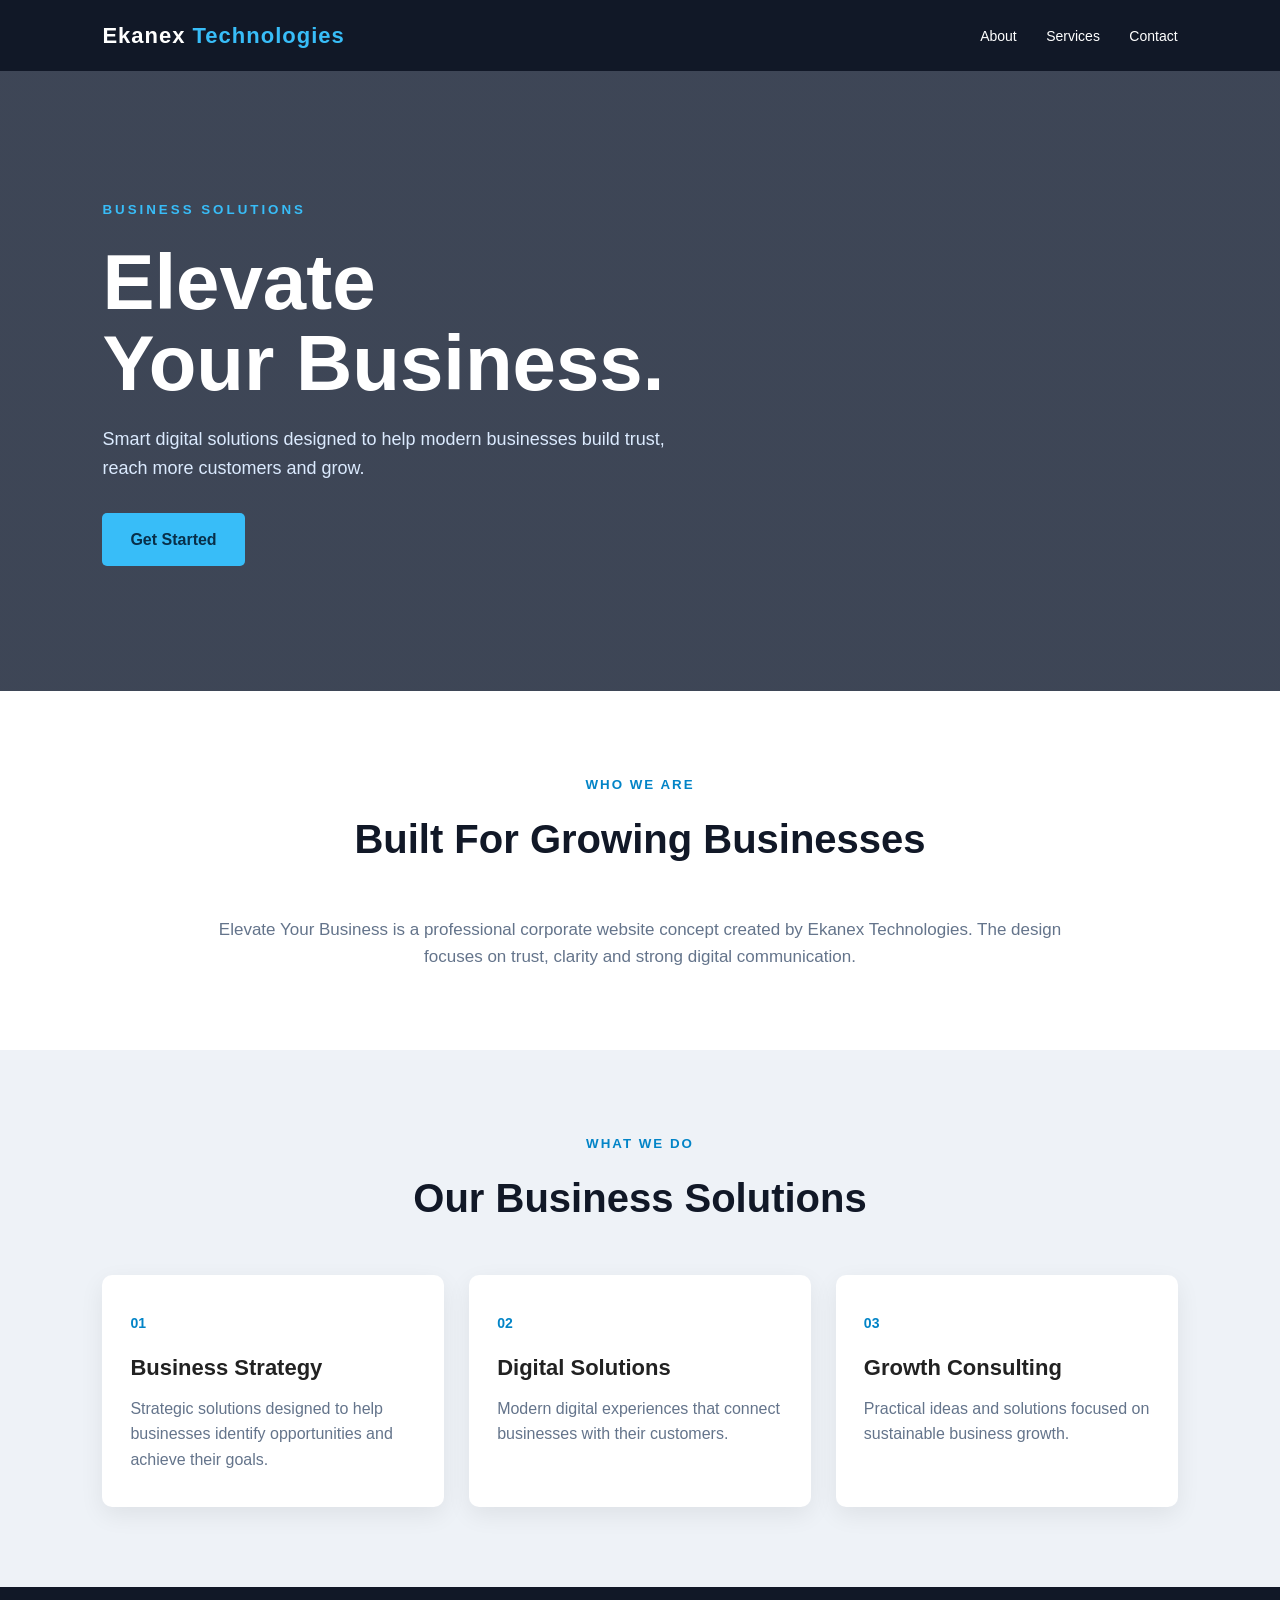
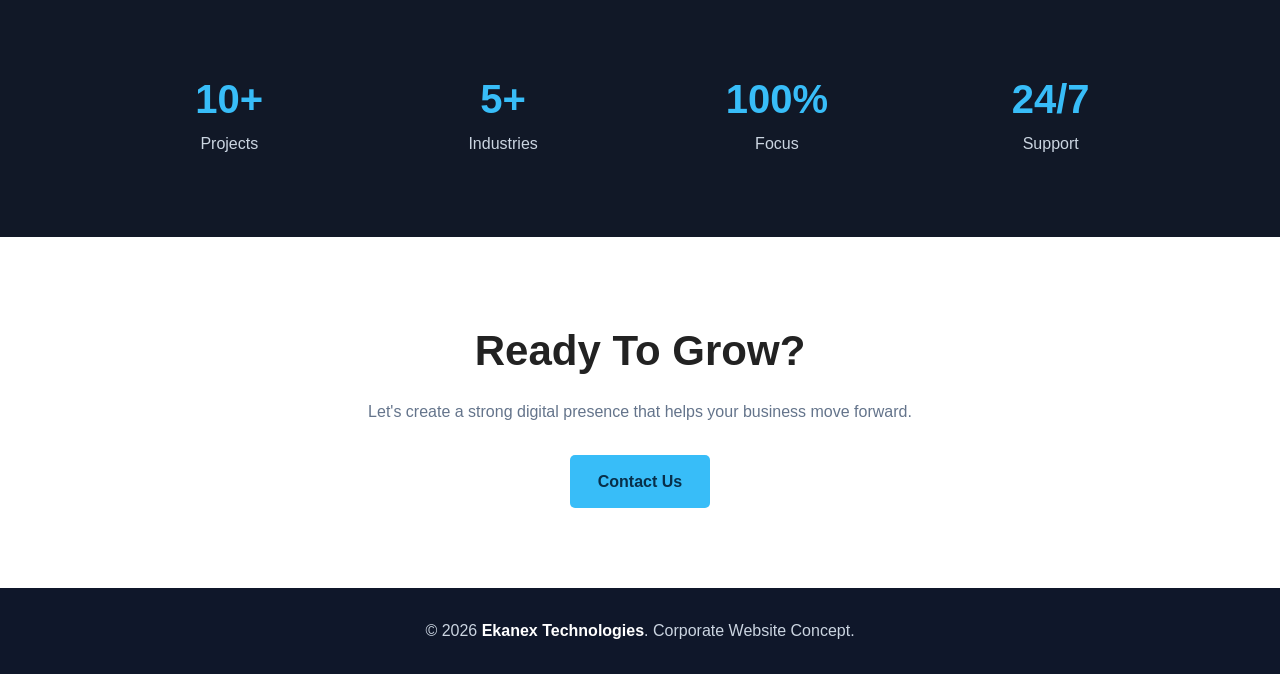
<file: elevate-business.html>
<!DOCTYPE html>
<html lang="en">
<head>
    <meta charset="UTF-8">
    <meta name="viewport" content="width=device-width, initial-scale=1.0">

    <title>Elevate Your Business | Ekanex Technologies</title>

    <meta name="description"
        content="Elevate Your Business is a modern corporate website concept created by Ekanex Technologies.">

    <style>
        * {
            margin: 0;
            padding: 0;
            box-sizing: border-box;
        }

        html {
            scroll-behavior: smooth;
        }

        body {
            font-family: Arial, sans-serif;
            color: #222;
            background: #f5f7fa;
            line-height: 1.6;
        }

        nav {
            position: sticky;
            top: 0;
            z-index: 1000;
            background: #111827;
            padding: 18px 8%;
            display: flex;
            justify-content: space-between;
            align-items: center;
        }

        .logo {
            color: white;
            font-size: 22px;
            font-weight: bold;
            letter-spacing: 1px;
        }

        .logo span {
            color: #38bdf8;
        }

        nav a {
            color: white;
            text-decoration: none;
            margin-left: 25px;
            font-size: 14px;
        }

        nav a:hover {
            color: #38bdf8;
        }

        .hero {
            min-height: 620px;
            display: flex;
            align-items: center;
            padding: 80px 8%;
            color: white;
            background:
                linear-gradient(rgba(10, 20, 40, 0.78),
                rgba(10, 20, 40, 0.78)),
                url("https://images.unsplash.com/photo-1497366811353-6870744d04b2?auto=format&fit=crop&w=1600&q=80")
                center/cover;
        }

        .hero-content {
            max-width: 720px;
        }

        .hero small {
            color: #38bdf8;
            font-weight: bold;
            letter-spacing: 3px;
        }

        .hero h1 {
            font-size: clamp(42px, 7vw, 78px);
            line-height: 1.05;
            margin: 20px 0;
        }

        .hero p {
            max-width: 600px;
            font-size: 18px;
            color: #dbeafe;
            margin-bottom: 30px;
        }

        .btn {
            display: inline-block;
            padding: 14px 28px;
            background: #38bdf8;
            color: #082f49;
            text-decoration: none;
            font-weight: bold;
            border-radius: 5px;
            transition: 0.3s;
        }

        .btn:hover {
            transform: translateY(-3px);
            background: white;
        }

        section {
            padding: 80px 8%;
        }

        .section-title {
            text-align: center;
            margin-bottom: 45px;
        }

        .section-title small {
            color: #0284c7;
            font-weight: bold;
            letter-spacing: 2px;
        }

        .section-title h2 {
            font-size: 40px;
            margin-top: 10px;
            color: #111827;
        }

        .about {
            background: white;
        }

        .about-content {
            max-width: 900px;
            margin: auto;
            text-align: center;
        }

        .about-content p {
            color: #64748b;
            font-size: 17px;
        }

        .services {
            background: #eef2f7;
        }

        .service-grid {
            display: grid;
            grid-template-columns: repeat(3, 1fr);
            gap: 25px;
        }

        .service-card {
            background: white;
            padding: 35px 28px;
            border-radius: 10px;
            box-shadow: 0 8px 25px rgba(0,0,0,0.07);
            transition: 0.3s;
        }

        .service-card:hover {
            transform: translateY(-8px);
        }

        .service-number {
            font-size: 14px;
            color: #0284c7;
            font-weight: bold;
        }

        .service-card h3 {
            margin: 15px 0 10px;
            font-size: 22px;
        }

        .service-card p {
            color: #64748b;
        }

        .stats {
            background: #111827;
            color: white;
            display: grid;
            grid-template-columns: repeat(4, 1fr);
            gap: 20px;
            text-align: center;
        }

        .stat h3 {
            font-size: 40px;
            color: #38bdf8;
        }

        .stat p {
            color: #cbd5e1;
        }

        .cta {
            text-align: center;
            background: white;
        }

        .cta h2 {
            font-size: 42px;
            margin-bottom: 15px;
        }

        .cta p {
            color: #64748b;
            max-width: 650px;
            margin: 0 auto 30px;
        }

        footer {
            background: #0f172a;
            color: #cbd5e1;
            text-align: center;
            padding: 30px 8%;
        }

        footer strong {
            color: white;
        }

        @media (max-width: 850px) {
            nav {
                flex-direction: column;
                gap: 15px;
            }

            nav a {
                margin: 0 8px;
            }

            .service-grid {
                grid-template-columns: 1fr;
            }

            .stats {
                grid-template-columns: repeat(2, 1fr);
            }
        }

        @media (max-width: 500px) {
            .hero {
                min-height: 550px;
            }

            .stats {
                grid-template-columns: 1fr;
            }

            .hero h1 {
                font-size: 44px;
            }
        }
    </style>
</head>

<body>

    <!-- NAVBAR -->

    <nav>
        <div class="logo">
            Ekanex <span>Technologies</span>
        </div>

        <div>
            <a href="#about">About</a>
            <a href="#services">Services</a>
            <a href="#contact">Contact</a>
        </div>
    </nav>


    <!-- HERO -->

    <section class="hero">

        <div class="hero-content">

            <small>BUSINESS SOLUTIONS</small>

            <h1>
                Elevate<br>
                Your Business.
            </h1>

            <p>
                Smart digital solutions designed to help modern
                businesses build trust, reach more customers and grow.
            </p>

            <a href="#contact" class="btn">
                Get Started
            </a>

        </div>

    </section>


    <!-- ABOUT -->

    <section class="about" id="about">

        <div class="section-title">
            <small>WHO WE ARE</small>
            <h2>Built For Growing Businesses</h2>
        </div>

        <div class="about-content">

            <p>
                Elevate Your Business is a professional corporate
                website concept created by Ekanex Technologies.
                The design focuses on trust, clarity and strong
                digital communication.
            </p>

        </div>

    </section>


    <!-- SERVICES -->

    <section class="services" id="services">

        <div class="section-title">
            <small>WHAT WE DO</small>
            <h2>Our Business Solutions</h2>
        </div>

        <div class="service-grid">

            <div class="service-card">
                <span class="service-number">01</span>
                <h3>Business Strategy</h3>
                <p>
                    Strategic solutions designed to help businesses
                    identify opportunities and achieve their goals.
                </p>
            </div>

            <div class="service-card">
                <span class="service-number">02</span>
                <h3>Digital Solutions</h3>
                <p>
                    Modern digital experiences that connect businesses
                    with their customers.
                </p>
            </div>

            <div class="service-card">
                <span class="service-number">03</span>
                <h3>Growth Consulting</h3>
                <p>
                    Practical ideas and solutions focused on sustainable
                    business growth.
                </p>
            </div>

        </div>

    </section>


    <!-- STATS -->

    <section class="stats">

        <div class="stat">
            <h3>10+</h3>
            <p>Projects</p>
        </div>

        <div class="stat">
            <h3>5+</h3>
            <p>Industries</p>
        </div>

        <div class="stat">
            <h3>100%</h3>
            <p>Focus</p>
        </div>

        <div class="stat">
            <h3>24/7</h3>
            <p>Support</p>
        </div>

    </section>


    <!-- CTA -->

    <section class="cta" id="contact">

        <h2>Ready To Grow?</h2>

        <p>
            Let's create a strong digital presence that helps
            your business move forward.
        </p>

        <a href="mailto:hello@ekanextechnologies.com" class="btn">
            Contact Us
        </a>

    </section>


    <!-- FOOTER -->

    <footer>

        <p>
            © 2026 <strong>Ekanex Technologies</strong>.
            Corporate Website Concept.
        </p>

    </footer>

</body>
</html>
</file>
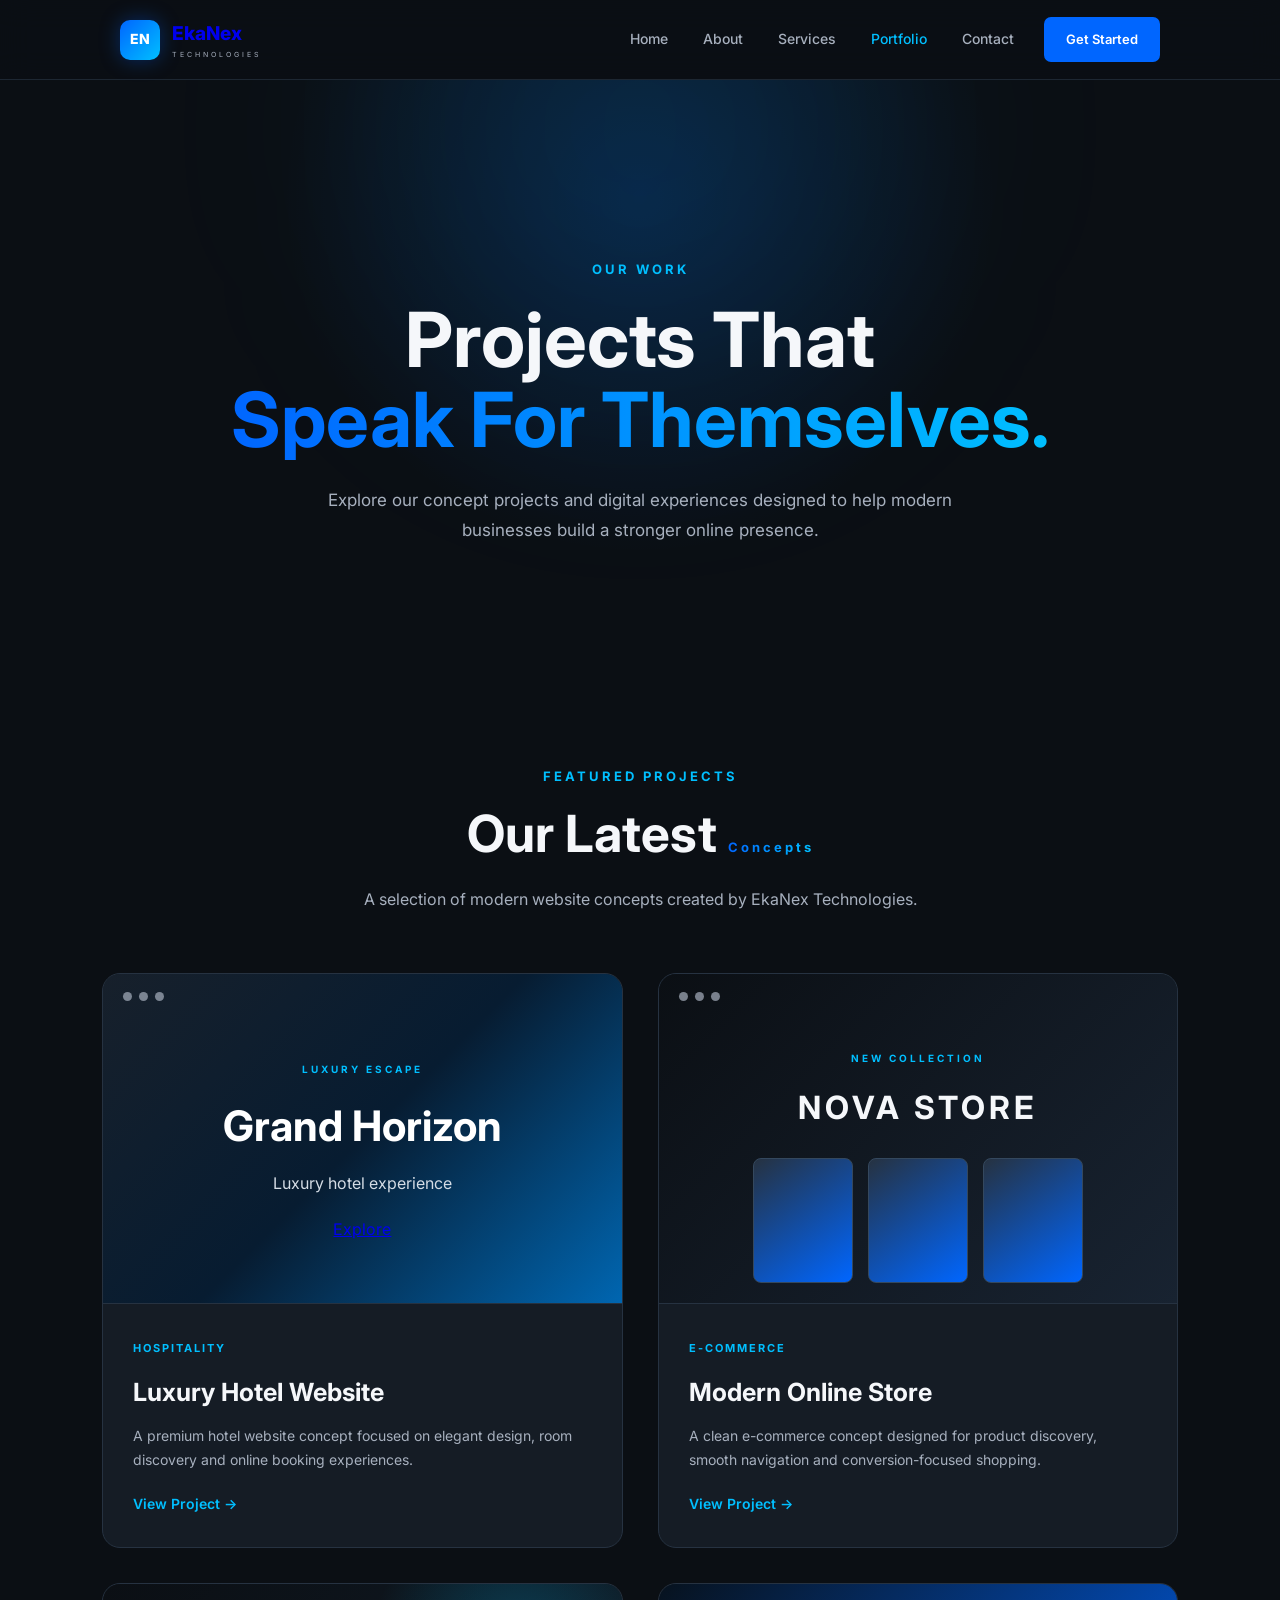
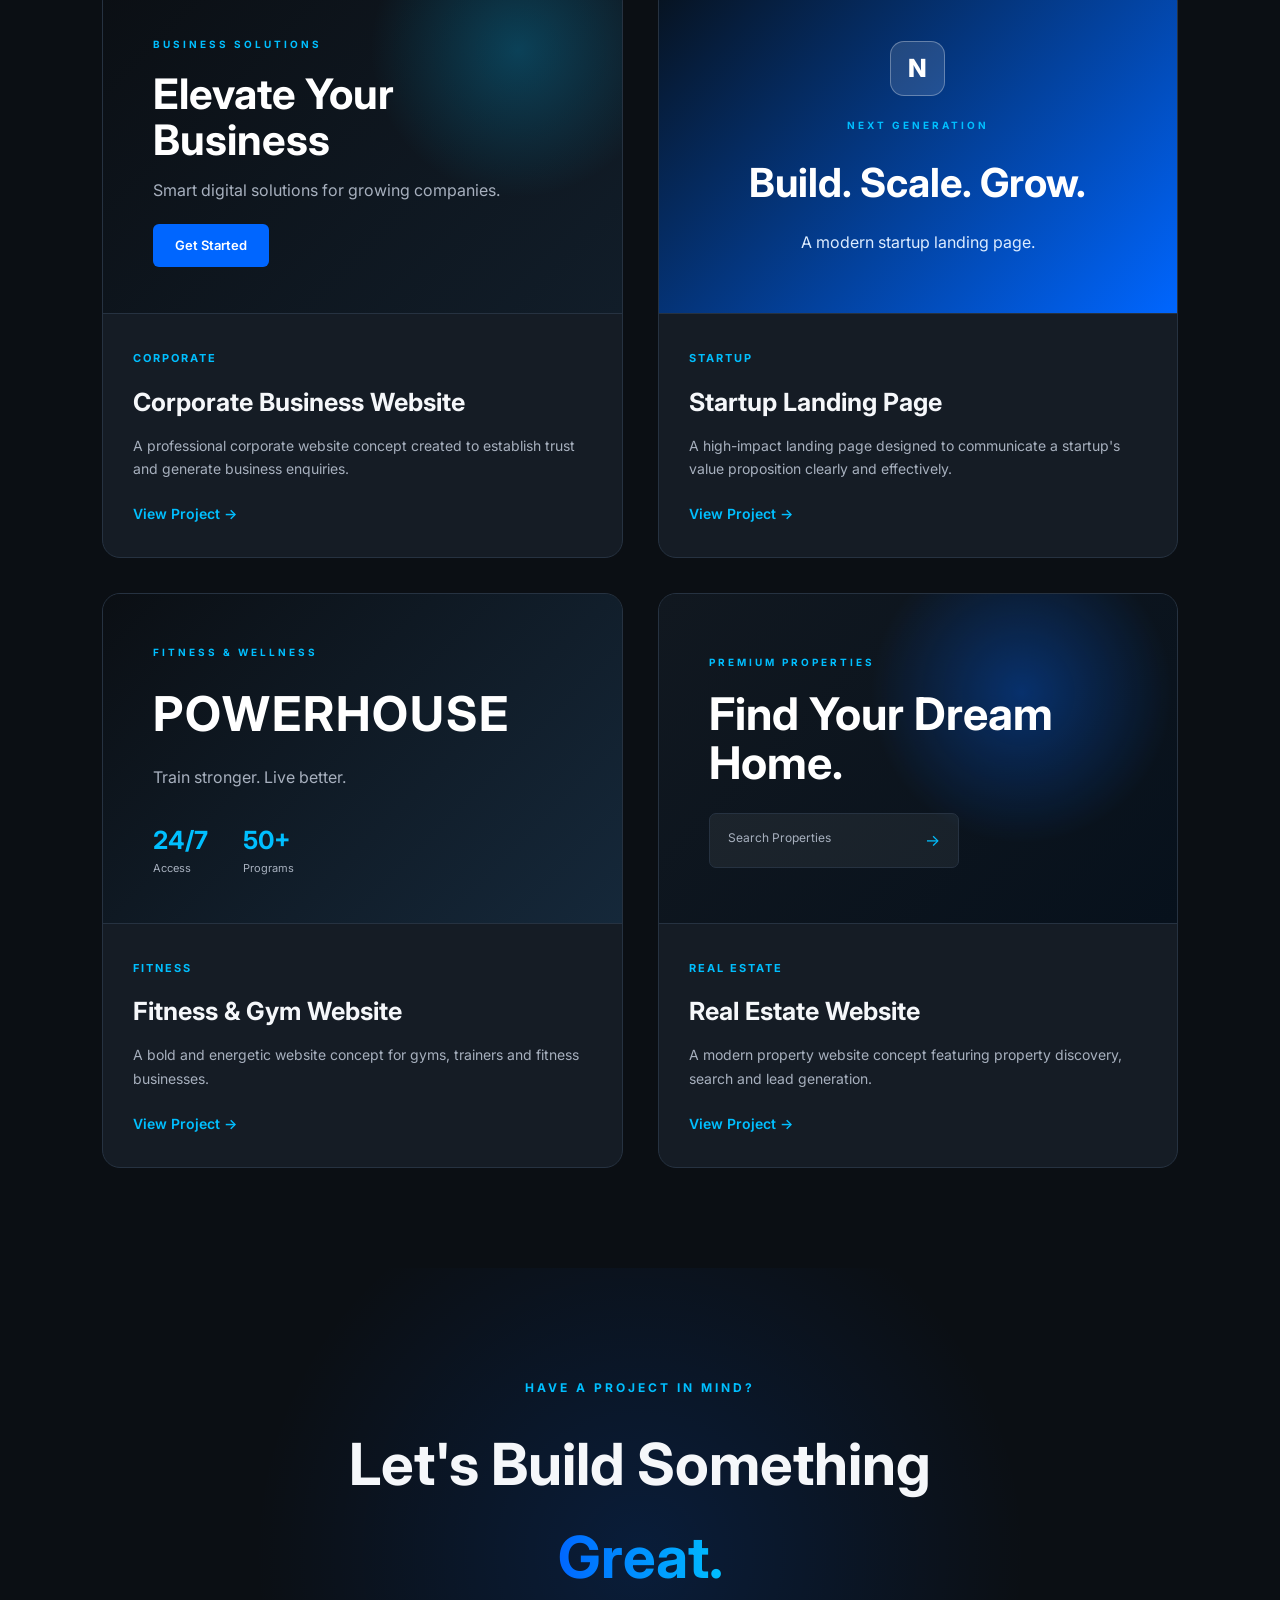
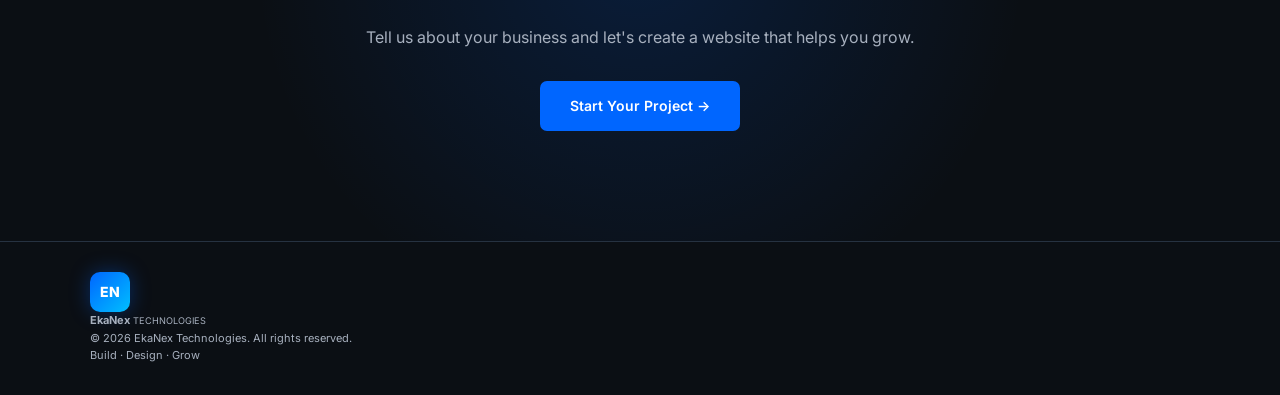
<file: portfolio.html>
<!DOCTYPE html>
<html lang="en">
<head>
    <meta charset="UTF-8">
    <meta name="viewport" content="width=device-width, initial-scale=1.0">

   <title>Website Design Portfolio | EkaNex Technologies</title>

<meta name="description" content="Explore EkaNex Technologies' portfolio of modern business websites, e-commerce stores, and creative web design projects. Discover our website development work and demo projects.">
    <!-- Google Font -->
    <link rel="preconnect" href="https://fonts.googleapis.com">
    <link rel="preconnect" href="https://fonts.gstatic.com" crossorigin>
    <link
        href="https://fonts.googleapis.com/css2?family=Inter:wght@400;500;600;700;800&display=swap"
        rel="stylesheet"
    >

    <!-- Main CSS -->
    <link rel="stylesheet" href="style.css">
</head>

<body>

    <!-- ================= NAVBAR ================= -->

    <header class="navbar">

        <div class="nav-container">

            <a href="index.html" class="logo">

                <div class="logo-mark">
                    EN
                </div>

                <div class="logo-text">
                    <span>EkaNex</span>
                    <small>TECHNOLOGIES</small>
                </div>

            </a>


            <nav class="nav-links">

                <a href="index.html">Home</a>

                <a href="about.html">About</a>

                <a href="services.html">Services</a>

                <a href="portfolio.html" class="active">
                    Portfolio
                </a>

                <a href="contact.html">
                    Contact
                </a>

            </nav>


            <a href="contact.html" class="nav-button">
                Get Started
            </a>

        </div>

    </header>



    <!-- ================= PORTFOLIO HERO ================= -->

    <section class="portfolio-page-hero">

        <div class="portfolio-hero-content">

            <p class="section-label">
                OUR WORK
            </p>

            <h1>
                Projects That
                <span>Speak For Themselves.</span>
            </h1>

            <p>
                Explore our concept projects and digital experiences
                designed to help modern businesses build a stronger
                online presence.
            </p>

        </div>

    </section>



    <!-- ================= PORTFOLIO PROJECTS ================= -->

    <section class="portfolio-page-section">

        <div class="section-heading">

            <p class="section-label">
                FEATURED PROJECTS
            </p>

            <h2>
                Our Latest <span>Concepts</span>
            </h2>

            <p>
                A selection of modern website concepts created by
                EkaNex Technologies.
            </p>

        </div>



        <div class="portfolio-page-grid">


            <!-- PROJECT 1 -->

            <div class="portfolio-page-card">

                <div class="portfolio-preview hotel-preview">

                    <div class="preview-top">
                        <span></span>
                        <span></span>
                        <span></span>
                    </div>

                    <div class="hotel-content">

                        <small>
                            LUXURY ESCAPE
                        </small>

                        <h3>
                            Grand Horizon
                        </h3>

                        <p>
                            Luxury hotel experience
                        </p>

                       <a href="grand-horizon.html" class="preview-button">
    Explore
</a>

                    </div>

                </div>


                <div class="project-info">

                    <span class="project-category">
                        HOSPITALITY
                    </span>

                    <h3>
                        Luxury Hotel Website
                    </h3>

                    <p>
                        A premium hotel website concept focused on
                        elegant design, room discovery and online
                        booking experiences.
                    </p>

                    <a href="grand-horizon.html">
    View Project →
</a>

                </div>

            </div>



            <!-- PROJECT 2 -->

            <div class="portfolio-page-card">

                <div class="portfolio-preview ecommerce-preview">

                    <div class="preview-top">
                        <span></span>
                        <span></span>
                        <span></span>
                    </div>

                    <div class="shop-content">

                        <small>
                            NEW COLLECTION
                        </small>

                        <h3>
                            NOVA STORE
                        </h3>

                        <div class="product-boxes">

                            <div></div>
                            <div></div>
                            <div></div>

                        </div>

                    </div>

                </div>


                <div class="project-info">

                    <span class="project-category">
                        E-COMMERCE
                    </span>

                    <h3>
                        Modern Online Store
                    </h3>

                    <p>
                        A clean e-commerce concept designed for
                        product discovery, smooth navigation and
                        conversion-focused shopping.
                    </p>

                   <a href="nova-store.html">
    View Project →
</a>

                </div>

            </div>



            <!-- PROJECT 3 -->

            <div class="portfolio-page-card">

                <div class="portfolio-preview business-preview">

                    <div class="business-content">

                        <small>
                            BUSINESS SOLUTIONS
                        </small>

                        <h3>
                            Elevate Your Business
                        </h3>

                        <p>
                            Smart digital solutions for growing
                            companies.
                        </p>

                        <div class="business-button">
                            Get Started
                        </div>

                    </div>

                </div>


                <div class="project-info">

                    <span class="project-category">
                        CORPORATE
                    </span>

                    <h3>
                        Corporate Business Website
                    </h3>

                    <p>
                        A professional corporate website concept
                        created to establish trust and generate
                        business enquiries.
                    </p>

                  <a href="elevate-business.html">
    View Project →
</a>
                </div>

            </div>



            <!-- PROJECT 4 -->

            <div class="portfolio-page-card">

                <div class="portfolio-preview startup-preview">

                    <div class="startup-content">

                        <div class="startup-logo">
                            N
                        </div>

                        <small>
                            NEXT GENERATION
                        </small>

                        <h3>
                            Build. Scale. Grow.
                        </h3>

                        <p>
                            A modern startup landing page.
                        </p>

                    </div>

                </div>


                <div class="project-info">

                    <span class="project-category">
                        STARTUP
                    </span>

                    <h3>
                        Startup Landing Page
                    </h3>

                    <p>
                        A high-impact landing page designed to
                        communicate a startup's value proposition
                        clearly and effectively.
                    </p>

                   <a href="startup-demo.html">
    View Project →
</a>
                </div>

            </div>



            <!-- PROJECT 5 -->

            <div class="portfolio-page-card">

                <div class="portfolio-preview fitness-preview">

                    <div class="fitness-content">

                        <small>
                            FITNESS & WELLNESS
                        </small>

                        <h3>
                            POWERHOUSE
                        </h3>

                        <p>
                            Train stronger. Live better.
                        </p>

                        <div class="fitness-stats">

                            <div>
                                <strong>24/7</strong>
                                <span>Access</span>
                            </div>

                            <div>
                                <strong>50+</strong>
                                <span>Programs</span>
                            </div>

                        </div>

                    </div>

                </div>


                <div class="project-info">

                    <span class="project-category">
                        FITNESS
                    </span>

                    <h3>
                        Fitness & Gym Website
                    </h3>

                    <p>
                        A bold and energetic website concept for
                        gyms, trainers and fitness businesses.
                    </p>

                   <a href="powerhouse.html">
    View Project →
</a>
                </div>

            </div>



            <!-- PROJECT 6 -->

            <div class="portfolio-page-card">

                <div class="portfolio-preview realestate-preview">

                    <div class="realestate-content">

                        <small>
                            PREMIUM PROPERTIES
                        </small>

                        <h3>
                            Find Your
                            Dream Home.
                        </h3>

                        <div class="property-search">
                            Search Properties
                            <span>→</span>
                        </div>

                    </div>

                </div>


                <div class="project-info">

                    <span class="project-category">
                        REAL ESTATE
                    </span>

                    <h3>
                        Real Estate Website
                    </h3>

                    <p>
                        A modern property website concept featuring
                        property discovery, search and lead generation.
                    </p>

                   <a href="dream-home.html">
    View Project →
</a>

                </div>

            </div>


        </div>

    </section>



    <!-- ================= CTA ================= -->

    <section class="portfolio-page-cta">

        <div class="portfolio-cta-content">

            <p class="section-label">
                HAVE A PROJECT IN MIND?
            </p>

            <h2>
                Let's Build Something
                <span>Great.</span>
            </h2>

            <p>
                Tell us about your business and let's create a
                website that helps you grow.
            </p>

            <a href="contact.html" class="cta-button">
                Start Your Project →
            </a>

        </div>

    </section>



    <!-- ================= FOOTER ================= -->

    <footer class="footer">

        <div class="footer-container">

            <div class="footer-brand">

                <div class="logo-mark">
                    EN
                </div>

                <div>
                    <strong>EkaNex</strong>
                    <small>TECHNOLOGIES</small>
                </div>

            </div>


            <p>
                © 2026 EkaNex Technologies.
                All rights reserved.
            </p>


            <p>
                Build · Design · Grow
            </p>

        </div>

    </footer>

</body>
</html>
</file>
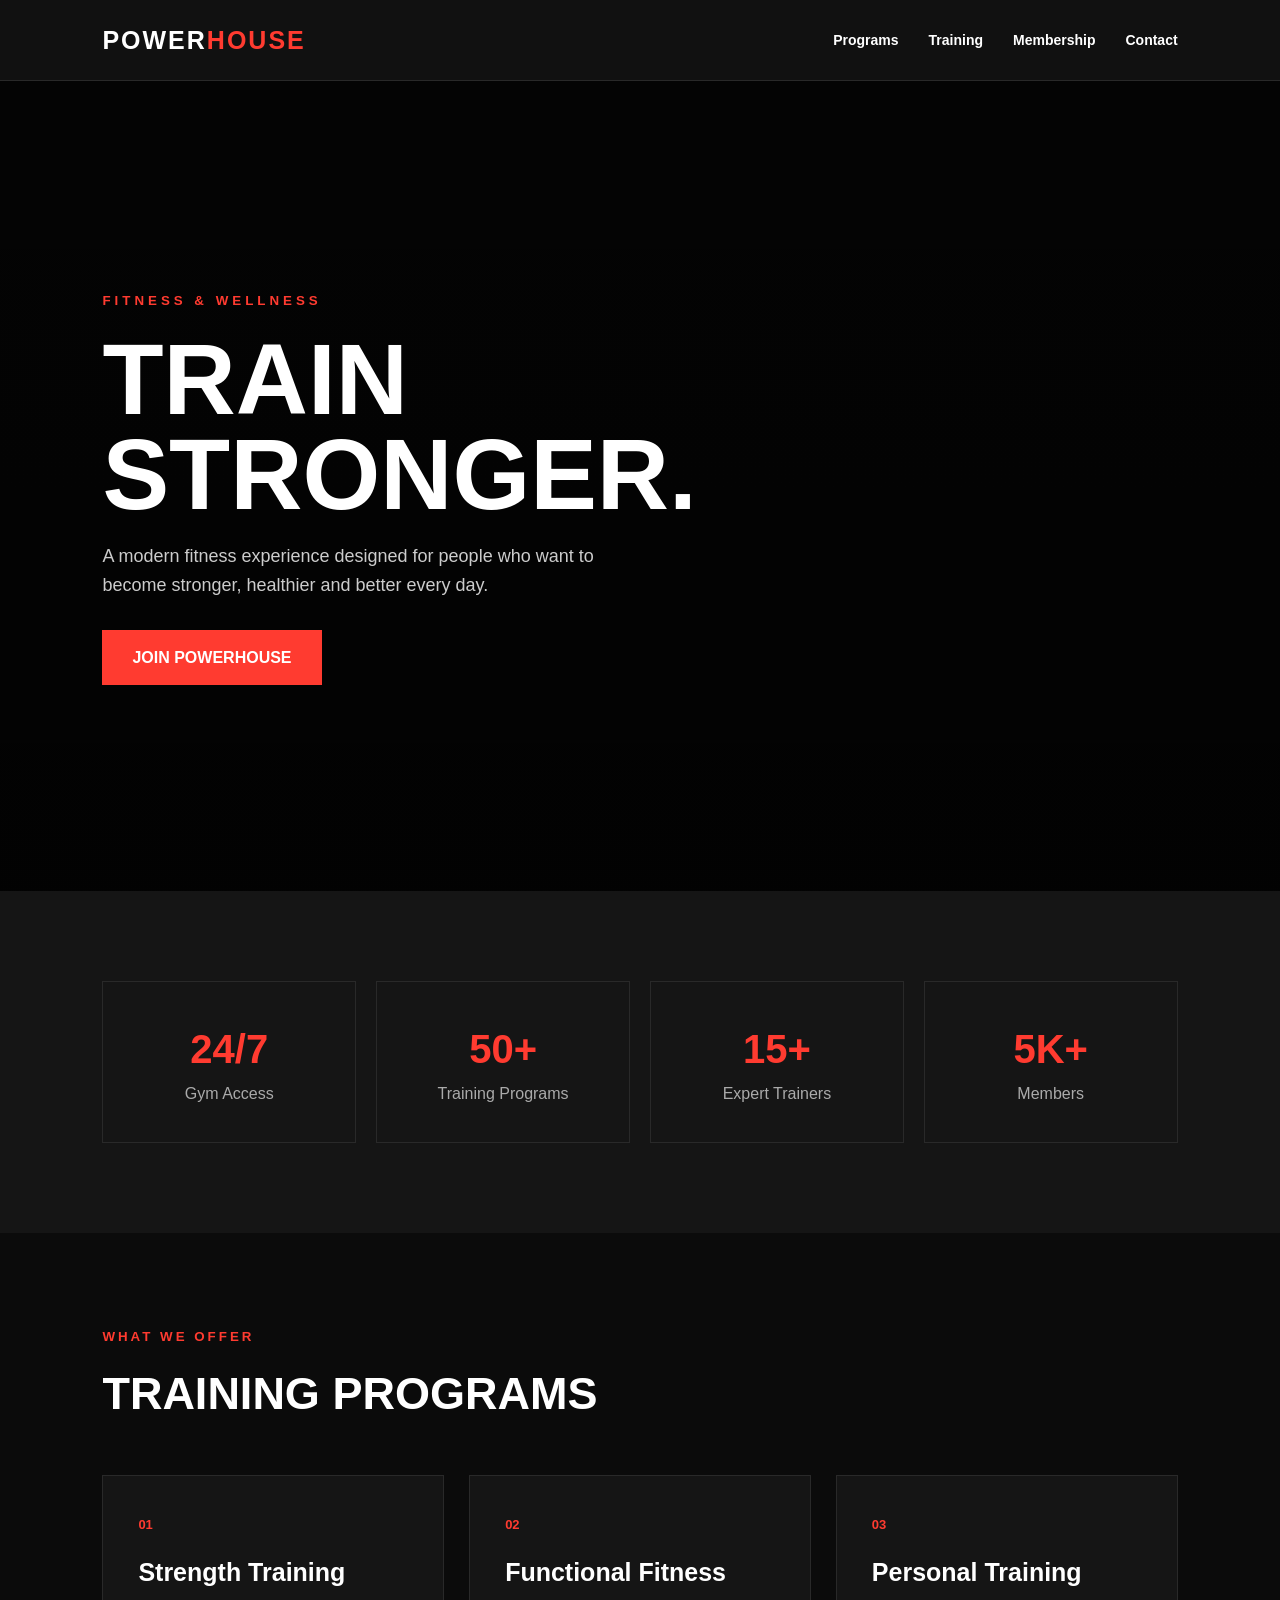
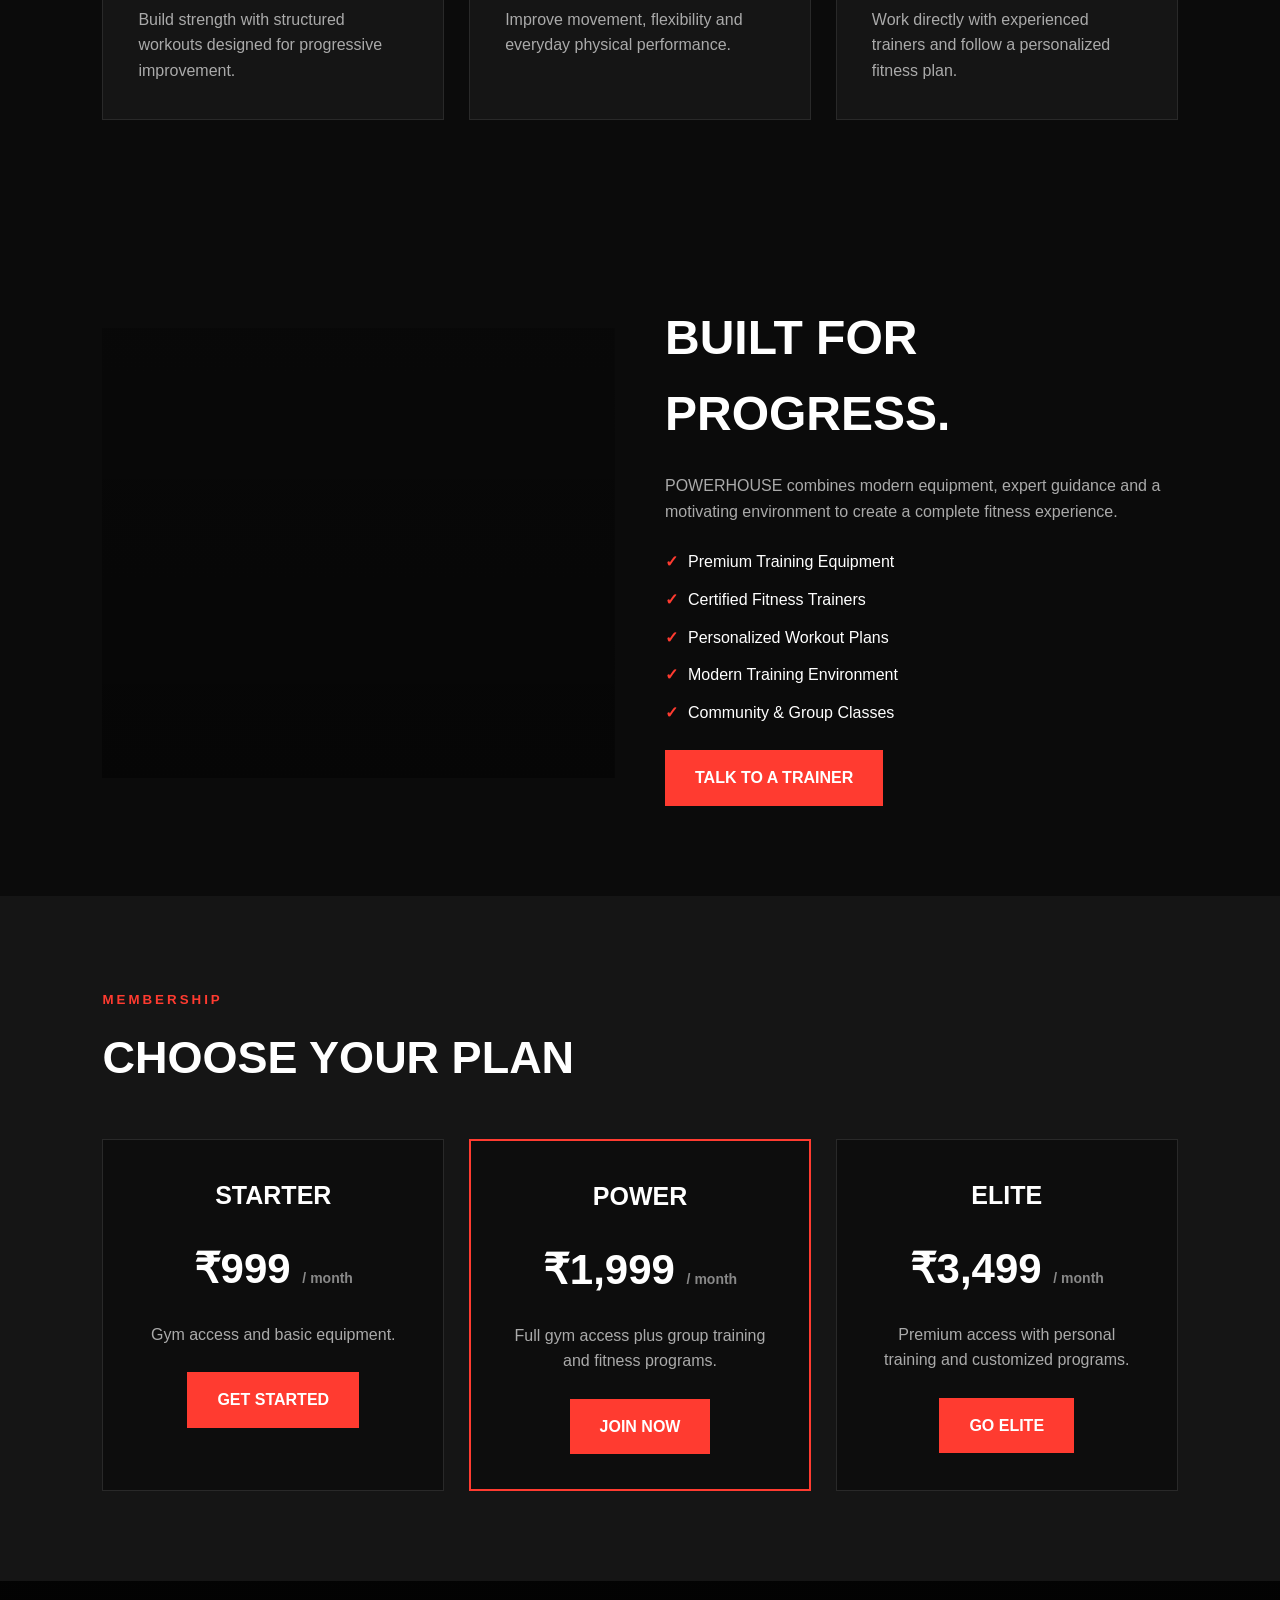
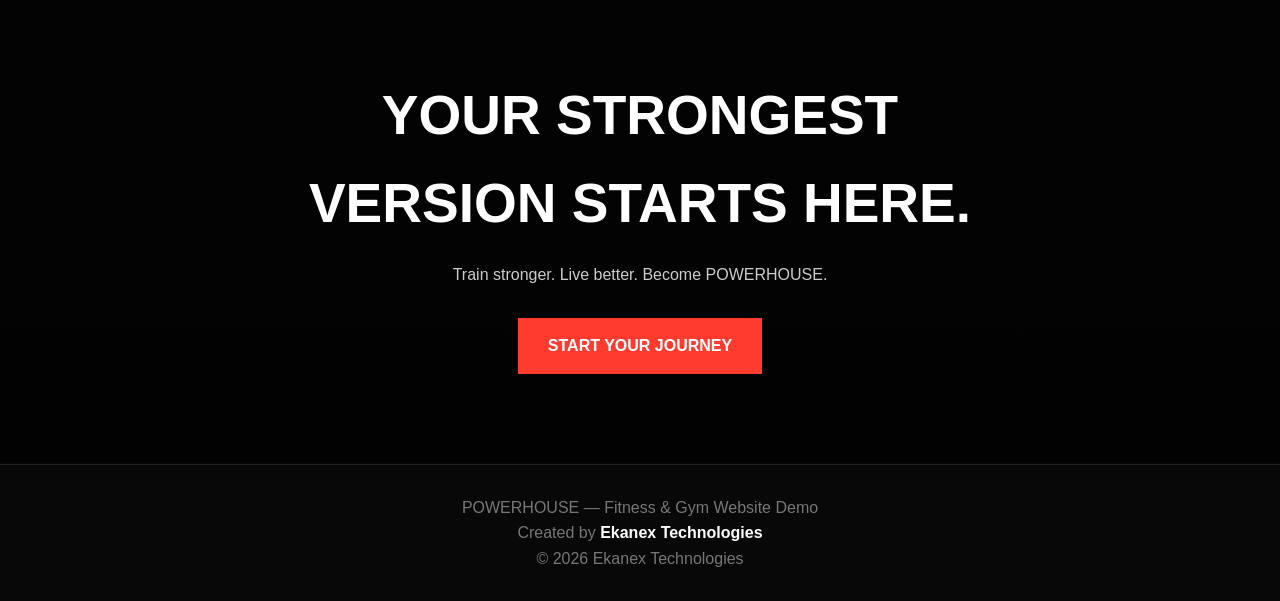
<file: powerhouse.html>
<!DOCTYPE html>
<html lang="en">
<head>
    <meta charset="UTF-8">
    <meta name="viewport" content="width=device-width, initial-scale=1.0">

    <title>POWERHOUSE | Fitness & Gym</title>

    <meta name="description"
          content="POWERHOUSE is a modern fitness and gym website concept for gyms, trainers and fitness businesses.">

    <style>
        * {
            margin: 0;
            padding: 0;
            box-sizing: border-box;
            font-family: Arial, Helvetica, sans-serif;
        }

        html {
            scroll-behavior: smooth;
        }

        body {
            background: #0b0b0b;
            color: #ffffff;
            line-height: 1.6;
        }

        /* NAVBAR */

        nav {
            position: sticky;
            top: 0;
            z-index: 1000;
            background: #111111;
            padding: 20px 8%;
            display: flex;
            justify-content: space-between;
            align-items: center;
            border-bottom: 1px solid #292929;
        }

        .logo {
            font-size: 25px;
            font-weight: 900;
            letter-spacing: 2px;
        }

        .logo span {
            color: #ff3b30;
        }

        nav ul {
            display: flex;
            list-style: none;
            gap: 30px;
        }

        nav ul li a {
            color: white;
            text-decoration: none;
            font-size: 14px;
            font-weight: bold;
            transition: 0.3s;
        }

        nav ul li a:hover {
            color: #ff3b30;
        }

        /* HERO */

        .hero {
            min-height: 90vh;
            display: flex;
            align-items: center;
            padding: 80px 8%;
            background:
                linear-gradient(rgba(0,0,0,0.65), rgba(0,0,0,0.8)),
                url("https://images.unsplash.com/photo-1534438327276-14e5300c3a48?auto=format&fit=crop&w=1800&q=80");
            background-size: cover;
            background-position: center;
        }

        .hero-content {
            max-width: 700px;
        }

        .hero small {
            color: #ff3b30;
            font-weight: bold;
            letter-spacing: 4px;
        }

        .hero h1 {
            font-size: clamp(50px, 8vw, 100px);
            line-height: 0.95;
            margin: 20px 0;
            text-transform: uppercase;
            font-weight: 900;
        }

        .hero p {
            color: #cccccc;
            max-width: 550px;
            font-size: 18px;
            margin-bottom: 30px;
        }

        .btn {
            display: inline-block;
            padding: 15px 30px;
            background: #ff3b30;
            color: white;
            text-decoration: none;
            font-weight: bold;
            transition: 0.3s;
        }

        .btn:hover {
            background: white;
            color: #111111;
            transform: translateY(-3px);
        }

        /* SECTION */

        section {
            padding: 90px 8%;
        }

        .section-title {
            margin-bottom: 45px;
        }

        .section-title small {
            color: #ff3b30;
            letter-spacing: 3px;
            font-weight: bold;
        }

        .section-title h2 {
            font-size: 45px;
            margin-top: 10px;
            text-transform: uppercase;
        }

        /* STATS */

        .stats {
            display: grid;
            grid-template-columns: repeat(4, 1fr);
            gap: 20px;
            background: #151515;
        }

        .stat {
            padding: 35px;
            text-align: center;
            border: 1px solid #292929;
        }

        .stat h3 {
            font-size: 40px;
            color: #ff3b30;
        }

        .stat p {
            color: #aaa;
        }

        /* PROGRAMS */

        .programs {
            display: grid;
            grid-template-columns: repeat(3, 1fr);
            gap: 25px;
        }

        .program {
            background: #151515;
            padding: 35px;
            border: 1px solid #292929;
            transition: 0.3s;
        }

        .program:hover {
            transform: translateY(-8px);
            border-color: #ff3b30;
        }

        .program span {
            color: #ff3b30;
            font-size: 13px;
            font-weight: bold;
        }

        .program h3 {
            font-size: 25px;
            margin: 15px 0;
        }

        .program p {
            color: #aaa;
        }

        /* TRAINING */

        .training {
            display: grid;
            grid-template-columns: 1fr 1fr;
            gap: 50px;
            align-items: center;
        }

        .training-image {
            min-height: 450px;
            background:
                linear-gradient(rgba(0,0,0,0.25), rgba(0,0,0,0.45)),
                url("https://images.unsplash.com/photo-1581009146145-b5ef050c2e1e?auto=format&fit=crop&w=1200&q=80");
            background-size: cover;
            background-position: center;
        }

        .training-text h2 {
            font-size: 48px;
            text-transform: uppercase;
            margin-bottom: 20px;
        }

        .training-text p {
            color: #aaa;
            margin-bottom: 20px;
        }

        .training-text ul {
            list-style: none;
            margin: 25px 0;
        }

        .training-text li {
            margin: 12px 0;
        }

        .training-text li::before {
            content: "✓";
            color: #ff3b30;
            font-weight: bold;
            margin-right: 10px;
        }

        /* MEMBERSHIP */

        .membership {
            background: #151515;
        }

        .plans {
            display: grid;
            grid-template-columns: repeat(3, 1fr);
            gap: 25px;
        }

        .plan {
            background: #0d0d0d;
            border: 1px solid #292929;
            padding: 35px;
            text-align: center;
        }

        .plan.featured {
            border: 2px solid #ff3b30;
        }

        .plan h3 {
            font-size: 25px;
        }

        .price {
            font-size: 42px;
            font-weight: bold;
            margin: 20px 0;
        }

        .price span {
            font-size: 14px;
            color: #888;
        }

        .plan p {
            color: #aaa;
            margin-bottom: 25px;
        }

        /* CTA */

        .cta {
            text-align: center;
            background:
                linear-gradient(rgba(0,0,0,0.7), rgba(0,0,0,0.8)),
                url("https://images.unsplash.com/photo-1571019613454-1cb2f99b2d8b?auto=format&fit=crop&w=1800&q=80");
            background-size: cover;
            background-position: center;
        }

        .cta h2 {
            font-size: 55px;
            text-transform: uppercase;
            margin-bottom: 15px;
        }

        .cta p {
            color: #ccc;
            margin-bottom: 30px;
        }

        /* FOOTER */

        footer {
            background: #080808;
            text-align: center;
            padding: 30px;
            color: #777;
            border-top: 1px solid #222;
        }

        footer strong {
            color: white;
        }

        /* RESPONSIVE */

        @media (max-width: 900px) {

            nav {
                flex-direction: column;
                gap: 15px;
            }

            nav ul {
                flex-wrap: wrap;
                justify-content: center;
                gap: 15px;
            }

            .stats,
            .programs,
            .plans {
                grid-template-columns: 1fr 1fr;
            }

            .training {
                grid-template-columns: 1fr;
            }
        }

        @media (max-width: 600px) {

            .hero h1 {
                font-size: 55px;
            }

            .section-title h2 {
                font-size: 35px;
            }

            .stats,
            .programs,
            .plans {
                grid-template-columns: 1fr;
            }

            .cta h2 {
                font-size: 40px;
            }
        }
    </style>
</head>

<body>

    <!-- NAVBAR -->

    <nav>

        <div class="logo">
            POWER<span>HOUSE</span>
        </div>

        <ul>
            <li><a href="#programs">Programs</a></li>
            <li><a href="#training">Training</a></li>
            <li><a href="#membership">Membership</a></li>
            <li><a href="contact.html">Contact</a></li>
        </ul>

    </nav>


    <!-- HERO -->

    <header class="hero">

        <div class="hero-content">

            <small>FITNESS & WELLNESS</small>

            <h1>
                Train<br>
                Stronger.
            </h1>

            <p>
                A modern fitness experience designed for people
                who want to become stronger, healthier and better
                every day.
            </p>

            <a href="#membership" class="btn">
                JOIN POWERHOUSE
            </a>

        </div>

    </header>


    <!-- STATS -->

    <section class="stats">

        <div class="stat">
            <h3>24/7</h3>
            <p>Gym Access</p>
        </div>

        <div class="stat">
            <h3>50+</h3>
            <p>Training Programs</p>
        </div>

        <div class="stat">
            <h3>15+</h3>
            <p>Expert Trainers</p>
        </div>

        <div class="stat">
            <h3>5K+</h3>
            <p>Members</p>
        </div>

    </section>


    <!-- PROGRAMS -->

    <section id="programs">

        <div class="section-title">

            <small>WHAT WE OFFER</small>

            <h2>Training Programs</h2>

        </div>

        <div class="programs">

            <div class="program">

                <span>01</span>

                <h3>Strength Training</h3>

                <p>
                    Build strength with structured workouts
                    designed for progressive improvement.
                </p>

            </div>


            <div class="program">

                <span>02</span>

                <h3>Functional Fitness</h3>

                <p>
                    Improve movement, flexibility and everyday
                    physical performance.
                </p>

            </div>


            <div class="program">

                <span>03</span>

                <h3>Personal Training</h3>

                <p>
                    Work directly with experienced trainers
                    and follow a personalized fitness plan.
                </p>

            </div>

        </div>

    </section>


    <!-- TRAINING -->

    <section id="training">

        <div class="training">

            <div class="training-image"></div>

            <div class="training-text">

                <h2>
                    Built For<br>
                    Progress.
                </h2>

                <p>
                    POWERHOUSE combines modern equipment,
                    expert guidance and a motivating environment
                    to create a complete fitness experience.
                </p>

                <ul>
                    <li>Premium Training Equipment</li>
                    <li>Certified Fitness Trainers</li>
                    <li>Personalized Workout Plans</li>
                    <li>Modern Training Environment</li>
                    <li>Community & Group Classes</li>
                </ul>

                <a href="contact.html" class="btn">
                    TALK TO A TRAINER
                </a>

            </div>

        </div>

    </section>


    <!-- MEMBERSHIP -->

    <section id="membership" class="membership">

        <div class="section-title">

            <small>MEMBERSHIP</small>

            <h2>Choose Your Plan</h2>

        </div>

        <div class="plans">

            <div class="plan">

                <h3>STARTER</h3>

                <div class="price">
                    ₹999 <span>/ month</span>
                </div>

                <p>
                    Gym access and basic equipment.
                </p>

                <a href="contact.html" class="btn">
                    GET STARTED
                </a>

            </div>


            <div class="plan featured">

                <h3>POWER</h3>

                <div class="price">
                    ₹1,999 <span>/ month</span>
                </div>

                <p>
                    Full gym access plus group training
                    and fitness programs.
                </p>

                <a href="contact.html" class="btn">
                    JOIN NOW
                </a>

            </div>


            <div class="plan">

                <h3>ELITE</h3>

                <div class="price">
                    ₹3,499 <span>/ month</span>
                </div>

                <p>
                    Premium access with personal training
                    and customized programs.
                </p>

                <a href="contact.html" class="btn">
                    GO ELITE
                </a>

            </div>

        </div>

    </section>


    <!-- CTA -->

    <section class="cta">

        <h2>
            Your Strongest<br>
            Version Starts Here.
        </h2>

        <p>
            Train stronger. Live better. Become POWERHOUSE.
        </p>

        <a href="contact.html" class="btn">
            START YOUR JOURNEY
        </a>

    </section>


    <!-- FOOTER -->

    <footer>

        <p>
            POWERHOUSE — Fitness & Gym Website Demo
        </p>

        <p>
            Created by <strong>Ekanex Technologies</strong>
        </p>

        <p>
            © 2026 Ekanex Technologies
        </p>

    </footer>

</body>
</html>
</file>
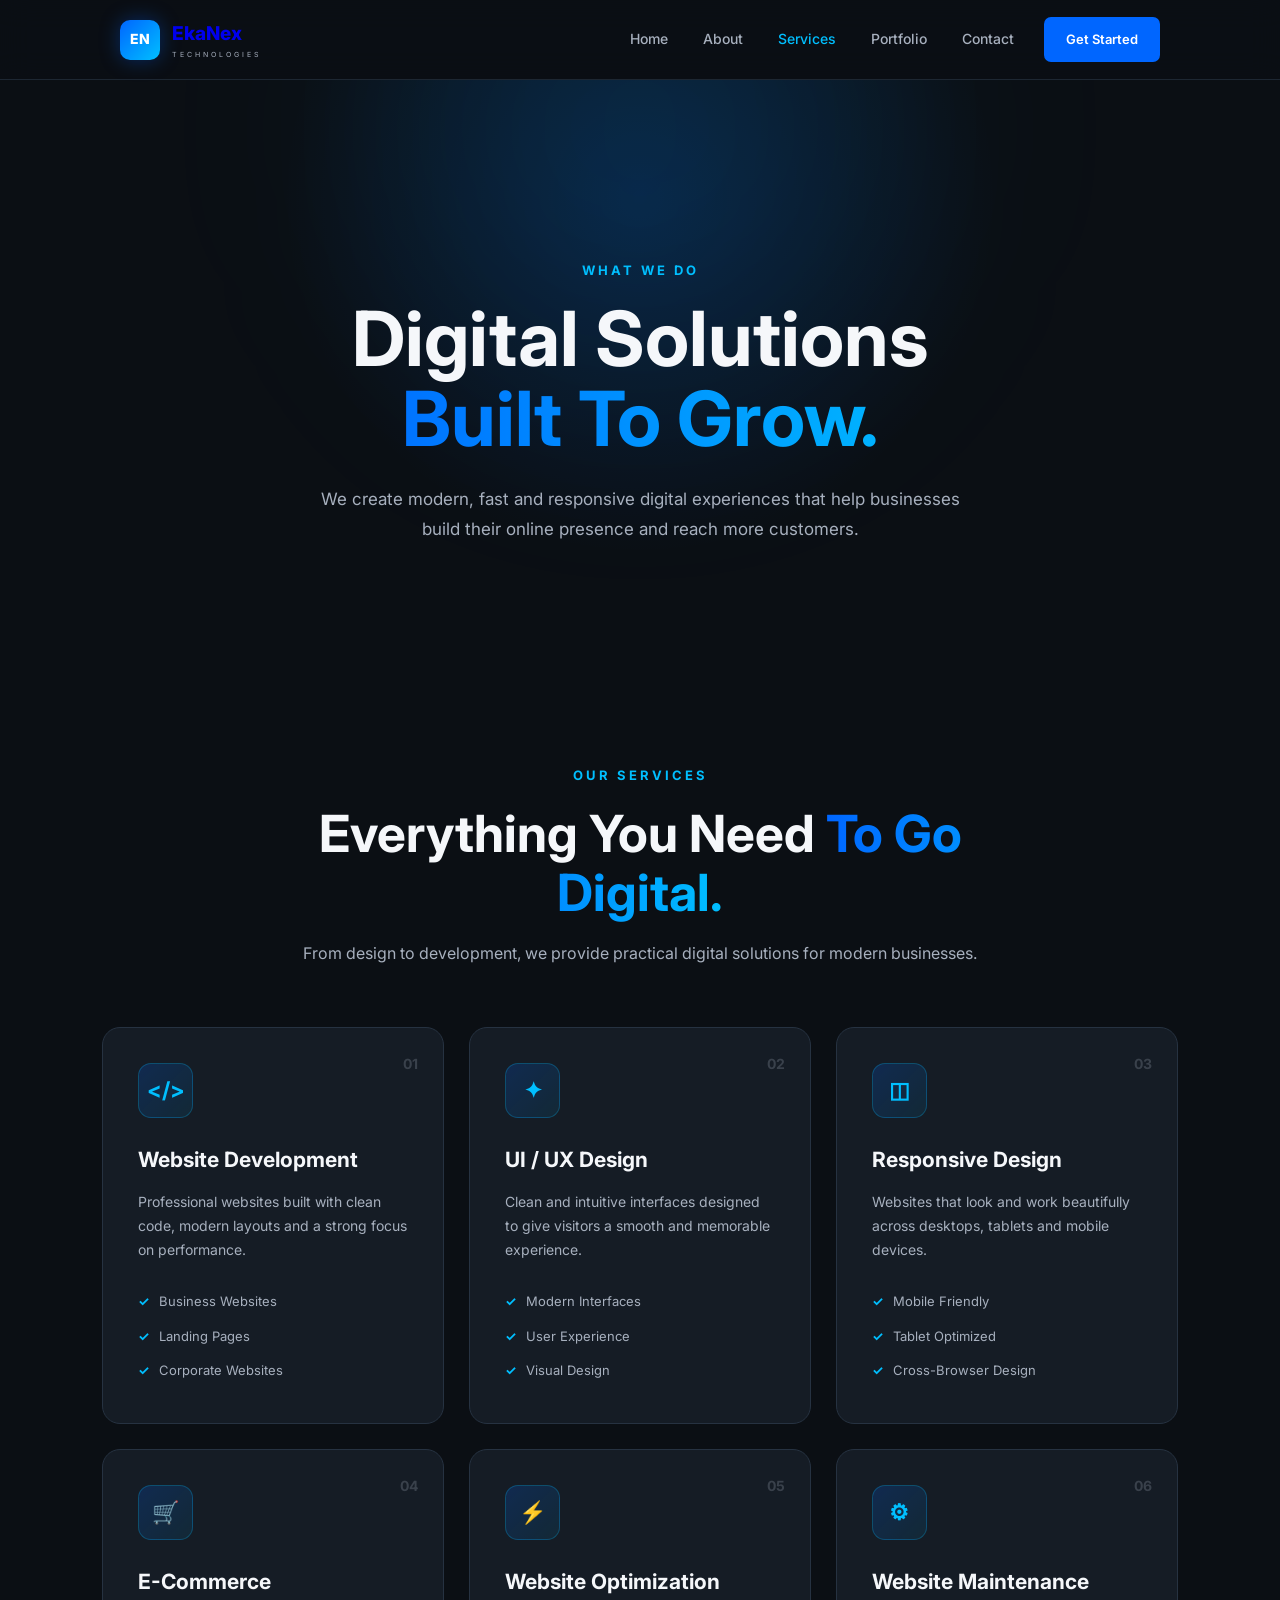
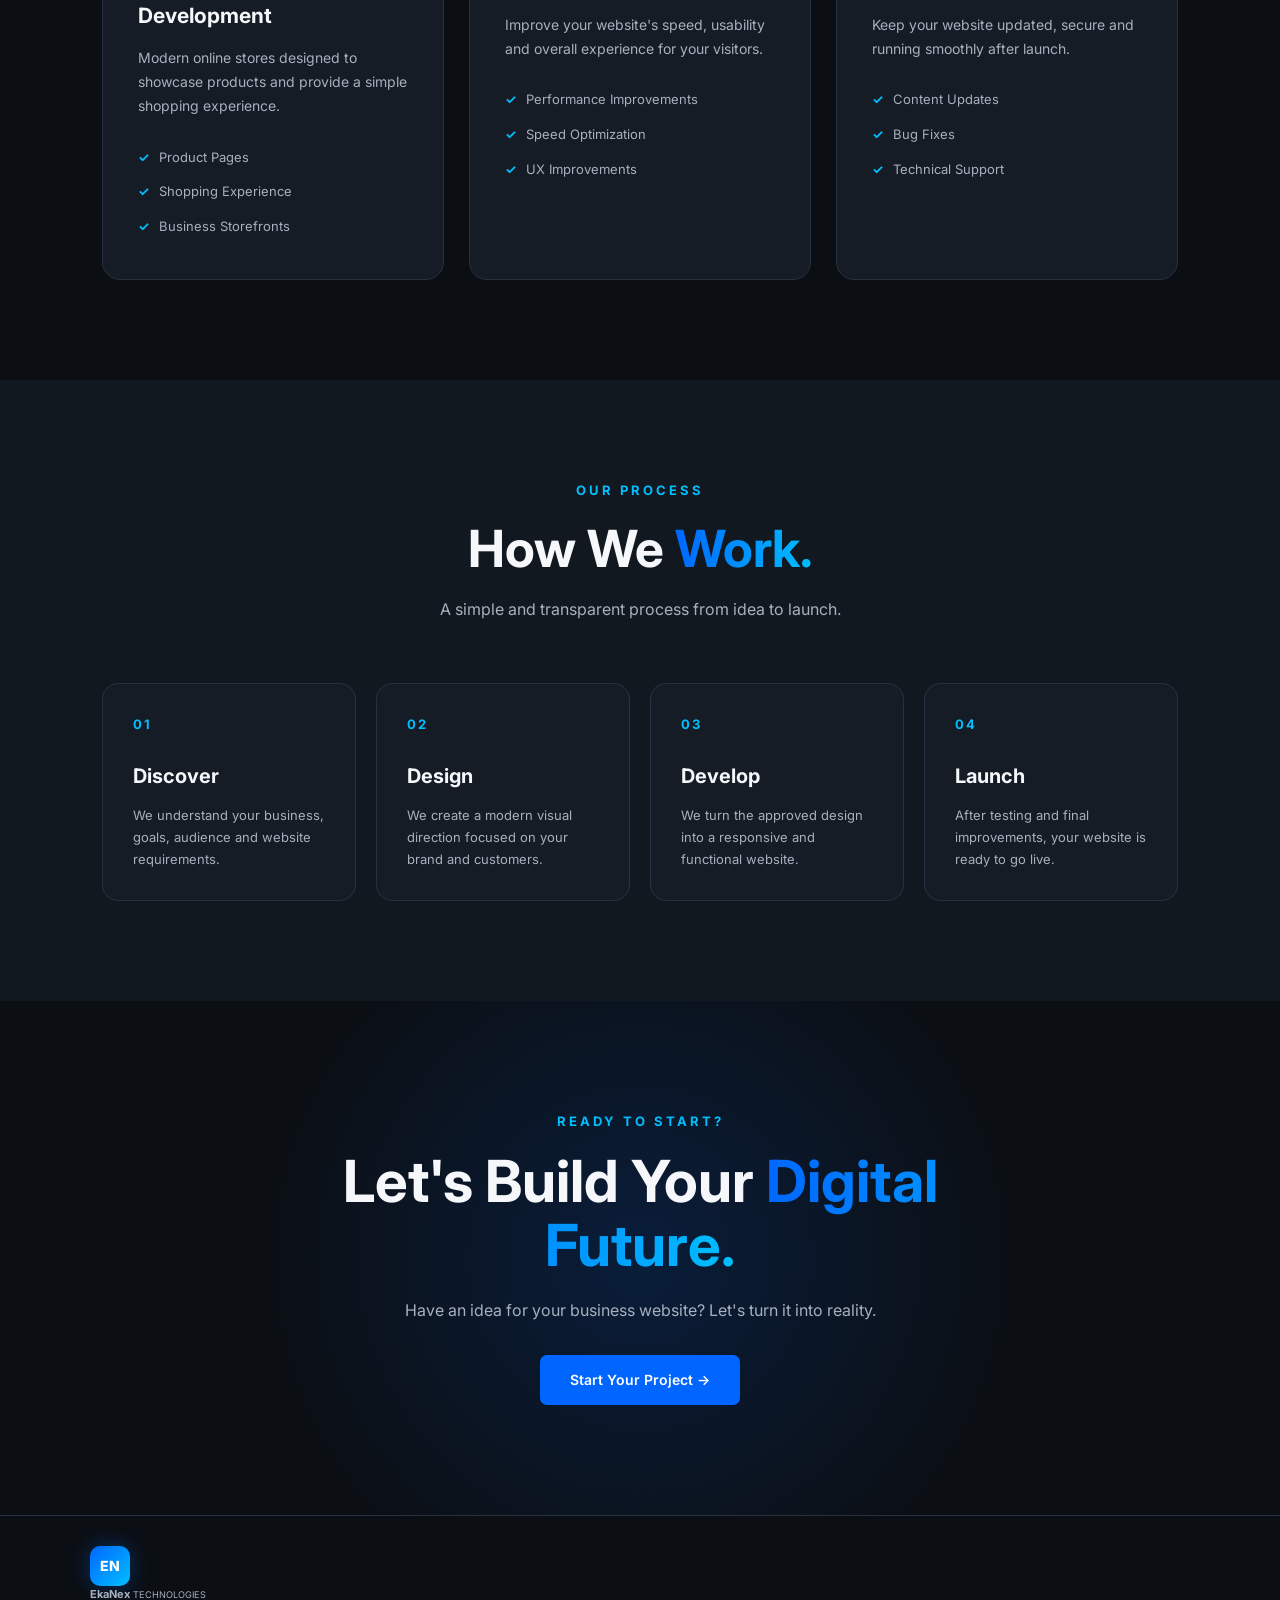
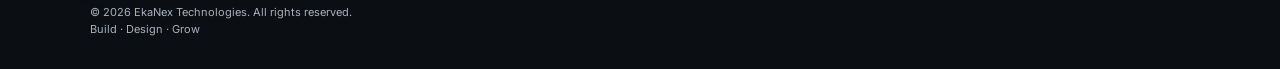
<file: services.html>
<!DOCTYPE html>
<html lang="en">
<head>
    <meta charset="UTF-8">
    <meta name="viewport" content="width=device-width, initial-scale=1.0">

   <title>Website Development Services | EkaNex Technologies</title>

<meta name="description" content="Explore EkaNex Technologies' website development services, including business websites, e-commerce stores, landing pages, UI/UX design, and website maintenance.">
    <!-- Google Font -->
    <link rel="preconnect" href="https://fonts.googleapis.com">
    <link rel="preconnect" href="https://fonts.gstatic.com" crossorigin>

    <link
        href="https://fonts.googleapis.com/css2?family=Inter:wght@400;500;600;700;800&display=swap"
        rel="stylesheet"
    >

    <!-- CSS -->
    <link rel="stylesheet" href="style.css">
</head>

<body>

    <!-- ================= NAVBAR ================= -->

    <header class="navbar">

        <div class="nav-container">

            <a href="index.html" class="logo">

                <div class="logo-mark">
                    EN
                </div>

                <div class="logo-text">
                    <span>EkaNex</span>
                    <small>TECHNOLOGIES</small>
                </div>

            </a>


            <nav class="nav-links">

                <a href="index.html">
                    Home
                </a>

                <a href="about.html">
                    About
                </a>

                <a href="services.html" class="active">
                    Services
                </a>

                <a href="portfolio.html">
                    Portfolio
                </a>

                <a href="contact.html">
                    Contact
                </a>

            </nav>


            <a href="contact.html" class="nav-button">
                Get Started
            </a>

        </div>

    </header>



    <!-- ================= SERVICES HERO ================= -->

    <section class="services-page-hero">

        <div class="services-hero-content">

            <p class="services-label">
                WHAT WE DO
            </p>

            <h1>
                Digital Solutions
                <span>Built To Grow.</span>
            </h1>

            <p>
                We create modern, fast and responsive digital
                experiences that help businesses build their
                online presence and reach more customers.
            </p>

        </div>

    </section>



    <!-- ================= SERVICES ================= -->

    <section class="services-page-section">

        <div class="services-heading">

            <p class="services-label">
                OUR SERVICES
            </p>

            <h2>
                Everything You Need
                <span>To Go Digital.</span>
            </h2>

            <p>
                From design to development, we provide practical
                digital solutions for modern businesses.
            </p>

        </div>



        <div class="services-page-grid">


            <!-- SERVICE 1 -->

            <div class="service-page-card">

                <div class="service-number">
                    01
                </div>

                <div class="service-icon">
                    &lt;/&gt;
                </div>

                <h3>
                    Website Development
                </h3>

                <p>
                    Professional websites built with clean code,
                    modern layouts and a strong focus on performance.
                </p>

                <ul>
                    <li>Business Websites</li>
                    <li>Landing Pages</li>
                    <li>Corporate Websites</li>
                </ul>

            </div>



            <!-- SERVICE 2 -->

            <div class="service-page-card">

                <div class="service-number">
                    02
                </div>

                <div class="service-icon">
                    ✦
                </div>

                <h3>
                    UI / UX Design
                </h3>

                <p>
                    Clean and intuitive interfaces designed to give
                    visitors a smooth and memorable experience.
                </p>

                <ul>
                    <li>Modern Interfaces</li>
                    <li>User Experience</li>
                    <li>Visual Design</li>
                </ul>

            </div>



            <!-- SERVICE 3 -->

            <div class="service-page-card">

                <div class="service-number">
                    03
                </div>

                <div class="service-icon">
                    ◫
                </div>

                <h3>
                    Responsive Design
                </h3>

                <p>
                    Websites that look and work beautifully across
                    desktops, tablets and mobile devices.
                </p>

                <ul>
                    <li>Mobile Friendly</li>
                    <li>Tablet Optimized</li>
                    <li>Cross-Browser Design</li>
                </ul>

            </div>



            <!-- SERVICE 4 -->

            <div class="service-page-card">

                <div class="service-number">
                    04
                </div>

                <div class="service-icon">
                    🛒
                </div>

                <h3>
                    E-Commerce Development
                </h3>

                <p>
                    Modern online stores designed to showcase products
                    and provide a simple shopping experience.
                </p>

                <ul>
                    <li>Product Pages</li>
                    <li>Shopping Experience</li>
                    <li>Business Storefronts</li>
                </ul>

            </div>



            <!-- SERVICE 5 -->

            <div class="service-page-card">

                <div class="service-number">
                    05
                </div>

                <div class="service-icon">
                    ⚡
                </div>

                <h3>
                    Website Optimization
                </h3>

                <p>
                    Improve your website's speed, usability and
                    overall experience for your visitors.
                </p>

                <ul>
                    <li>Performance Improvements</li>
                    <li>Speed Optimization</li>
                    <li>UX Improvements</li>
                </ul>

            </div>



            <!-- SERVICE 6 -->

            <div class="service-page-card">

                <div class="service-number">
                    06
                </div>

                <div class="service-icon">
                    ⚙
                </div>

                <h3>
                    Website Maintenance
                </h3>

                <p>
                    Keep your website updated, secure and running
                    smoothly after launch.
                </p>

                <ul>
                    <li>Content Updates</li>
                    <li>Bug Fixes</li>
                    <li>Technical Support</li>
                </ul>

            </div>


        </div>

    </section>



    <!-- ================= HOW WE WORK ================= -->

    <section class="how-we-work">

        <div class="services-heading">

            <p class="services-label">
                OUR PROCESS
            </p>

            <h2>
                How We <span>Work.</span>
            </h2>

            <p>
                A simple and transparent process from idea to launch.
            </p>

        </div>



        <div class="process-grid">


            <div class="process-card">

                <div class="process-number">
                    01
                </div>

                <h3>
                    Discover
                </h3>

                <p>
                    We understand your business, goals, audience
                    and website requirements.
                </p>

            </div>



            <div class="process-card">

                <div class="process-number">
                    02
                </div>

                <h3>
                    Design
                </h3>

                <p>
                    We create a modern visual direction focused
                    on your brand and customers.
                </p>

            </div>



            <div class="process-card">

                <div class="process-number">
                    03
                </div>

                <h3>
                    Develop
                </h3>

                <p>
                    We turn the approved design into a responsive
                    and functional website.
                </p>

            </div>



            <div class="process-card">

                <div class="process-number">
                    04
                </div>

                <h3>
                    Launch
                </h3>

                <p>
                    After testing and final improvements, your
                    website is ready to go live.
                </p>

            </div>


        </div>

    </section>



    <!-- ================= CTA ================= -->

    <section class="services-page-cta">

        <div class="services-cta-content">

            <p class="services-label">
                READY TO START?
            </p>

            <h2>
                Let's Build Your
                <span>Digital Future.</span>
            </h2>

            <p>
                Have an idea for your business website?
                Let's turn it into reality.
            </p>

            <a href="contact.html" class="services-cta-button">
                Start Your Project →
            </a>

        </div>

    </section>



    <!-- ================= FOOTER ================= -->

    <footer class="footer">

        <div class="footer-container">

            <div class="footer-brand">

                <div class="logo-mark">
                    EN
                </div>

                <div>
                    <strong>EkaNex</strong>
                    <small>TECHNOLOGIES</small>
                </div>

            </div>


            <p>
                © 2026 EkaNex Technologies.
                All rights reserved.
            </p>

            <p>
                Build · Design · Grow
            </p>

        </div>

    </footer>


</body>
</html>
</file>
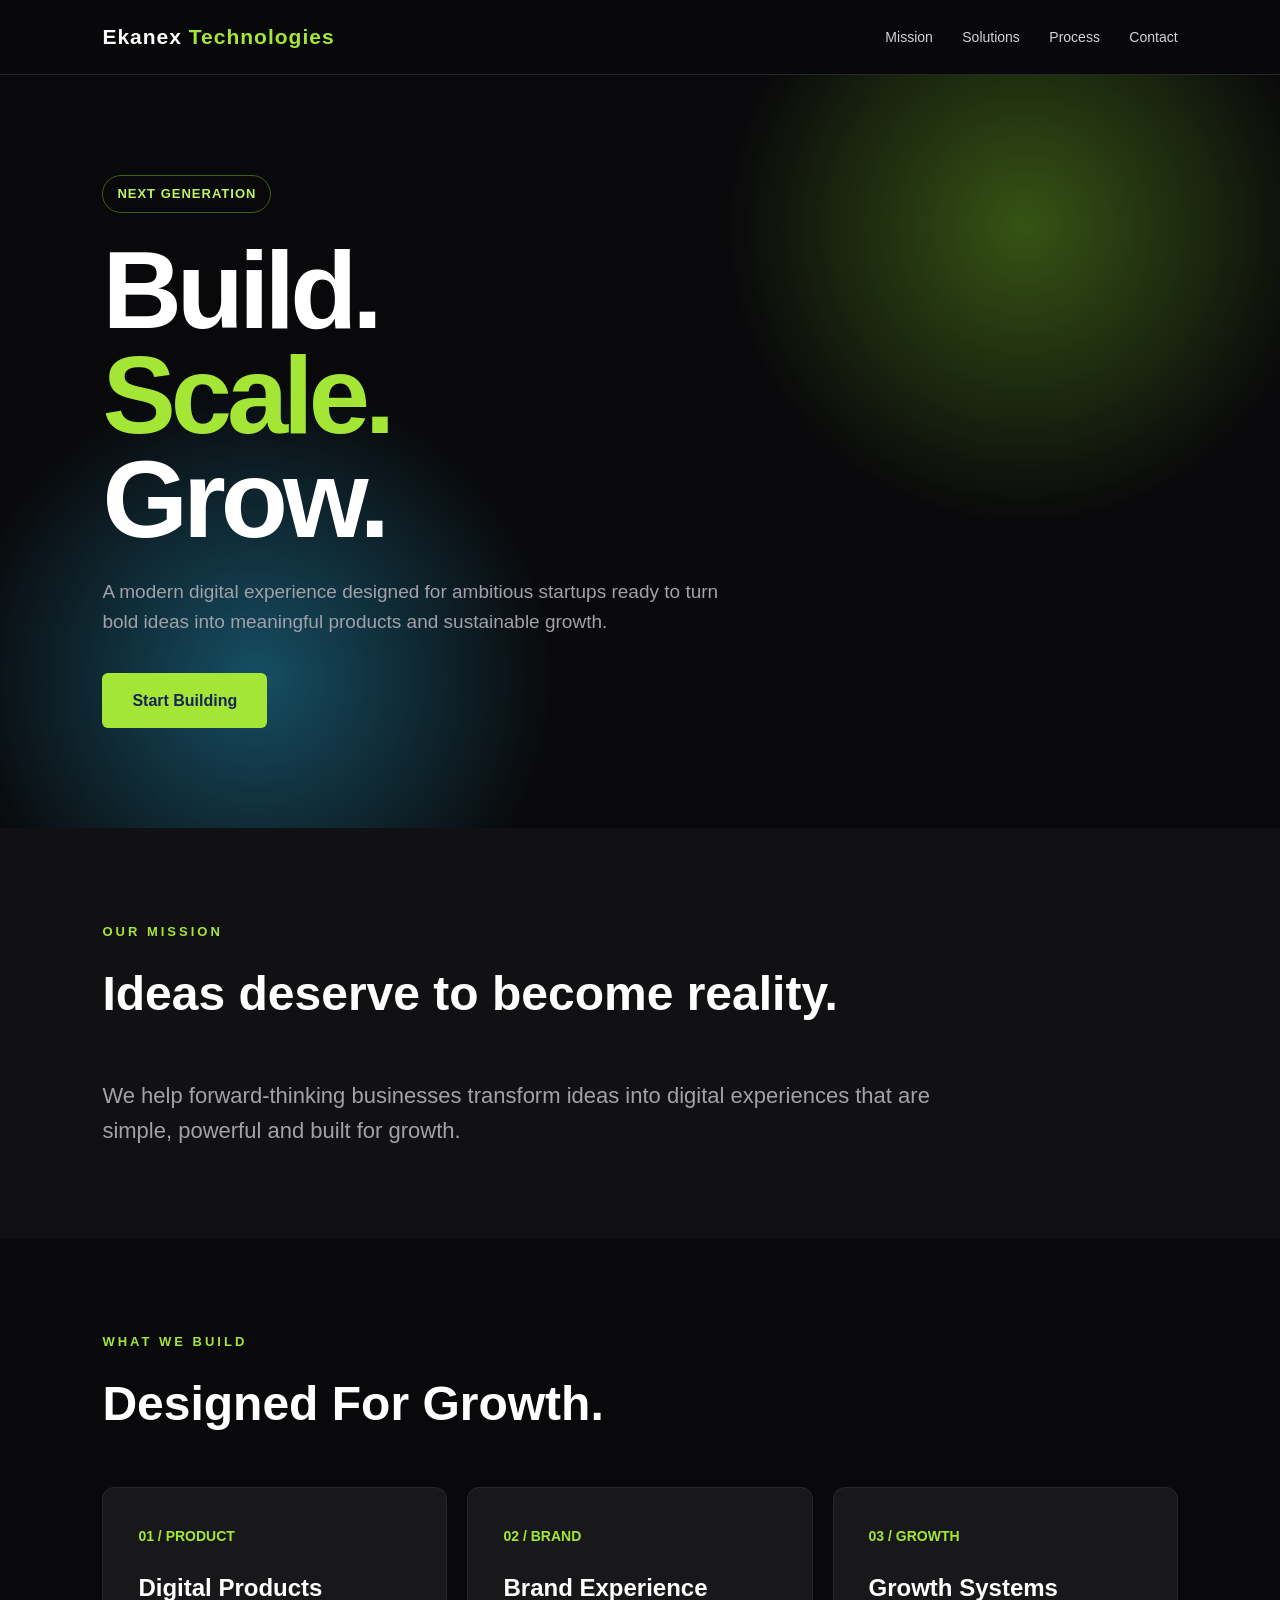
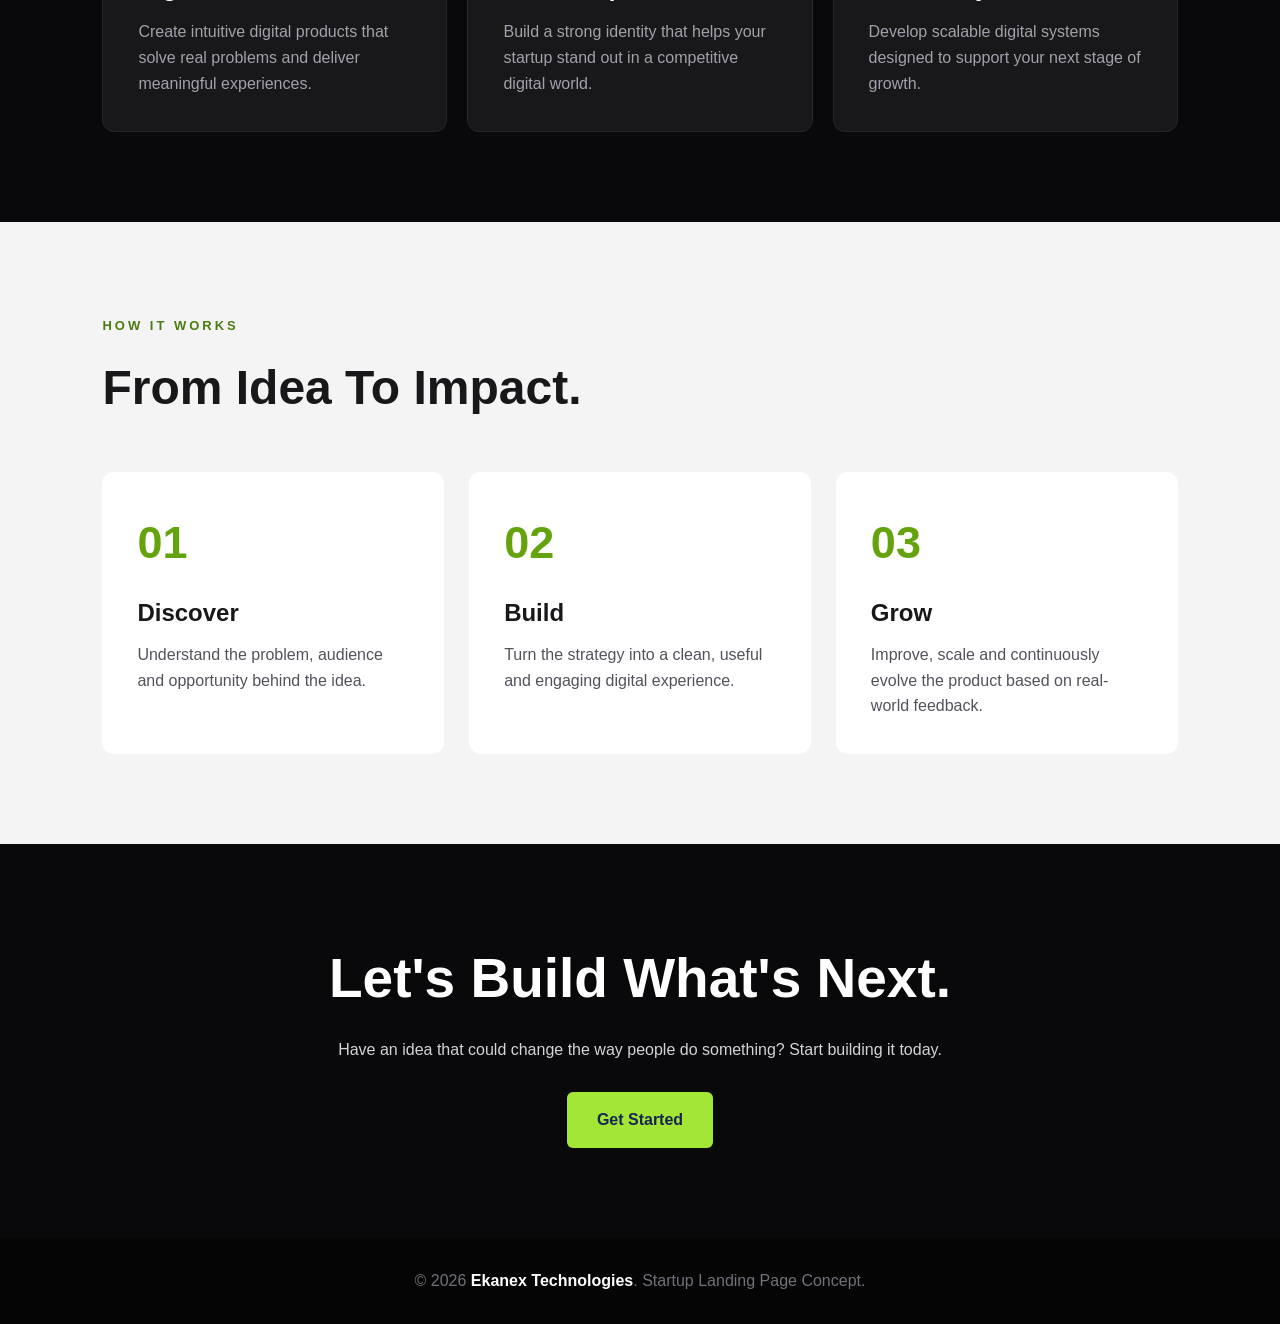
<file: startup-demo.html>
<!DOCTYPE html>
<html lang="en">
<head>
    <meta charset="UTF-8">
    <meta name="viewport" content="width=device-width, initial-scale=1.0">

    <title>Build. Scale. Grow. | Ekanex Technologies</title>

    <meta name="description"
        content="Build. Scale. Grow. is a modern startup landing page concept created by Ekanex Technologies.">

    <style>
        * {
            margin: 0;
            padding: 0;
            box-sizing: border-box;
        }

        html {
            scroll-behavior: smooth;
        }

        body {
            font-family: Arial, sans-serif;
            background: #09090b;
            color: #ffffff;
            line-height: 1.6;
        }

        nav {
            position: sticky;
            top: 0;
            z-index: 1000;
            display: flex;
            justify-content: space-between;
            align-items: center;
            padding: 20px 8%;
            background: rgba(9, 9, 11, 0.95);
            border-bottom: 1px solid #27272a;
        }

        .logo {
            font-size: 21px;
            font-weight: bold;
            letter-spacing: 1px;
        }

        .logo span {
            color: #a3e635;
        }

        nav a {
            color: #d4d4d8;
            text-decoration: none;
            margin-left: 25px;
            font-size: 14px;
        }

        nav a:hover {
            color: #a3e635;
        }

        .hero {
            min-height: 720px;
            display: flex;
            align-items: center;
            padding: 100px 8%;
            background:
                radial-gradient(circle at 80% 20%, #365314 0, transparent 25%),
                radial-gradient(circle at 20% 80%, #164e63 0, transparent 25%),
                #09090b;
        }

        .hero-content {
            max-width: 850px;
        }

        .tag {
            display: inline-block;
            padding: 8px 14px;
            border: 1px solid #3f6212;
            border-radius: 30px;
            color: #bef264;
            font-size: 13px;
            font-weight: bold;
            letter-spacing: 1px;
        }

        .hero h1 {
            font-size: clamp(55px, 9vw, 110px);
            line-height: 0.95;
            margin: 25px 0;
            letter-spacing: -5px;
        }

        .hero h1 span {
            color: #a3e635;
        }

        .hero p {
            max-width: 650px;
            color: #a1a1aa;
            font-size: 19px;
            margin-bottom: 35px;
        }

        .btn {
            display: inline-block;
            padding: 15px 30px;
            background: #a3e635;
            color: #172554;
            text-decoration: none;
            font-weight: bold;
            border-radius: 6px;
            transition: 0.3s;
        }

        .btn:hover {
            transform: translateY(-4px);
            background: #bef264;
        }

        section {
            padding: 90px 8%;
        }

        .section-label {
            color: #a3e635;
            font-size: 13px;
            font-weight: bold;
            letter-spacing: 3px;
        }

        .section-title {
            font-size: 48px;
            margin: 12px 0 45px;
        }

        .mission {
            background: #111113;
        }

        .mission-content {
            max-width: 900px;
        }

        .mission-content p {
            color: #a1a1aa;
            font-size: 22px;
        }

        .features {
            display: grid;
            grid-template-columns: repeat(3, 1fr);
            gap: 20px;
        }

        .feature {
            padding: 35px;
            background: #18181b;
            border: 1px solid #27272a;
            border-radius: 12px;
            transition: 0.3s;
        }

        .feature:hover {
            transform: translateY(-8px);
            border-color: #a3e635;
        }

        .feature-number {
            color: #a3e635;
            font-size: 14px;
            font-weight: bold;
        }

        .feature h3 {
            font-size: 24px;
            margin: 20px 0 12px;
        }

        .feature p {
            color: #a1a1aa;
        }

        .process {
            background: #f4f4f5;
            color: #18181b;
        }

        .process .section-label {
            color: #4d7c0f;
        }

        .process-grid {
            display: grid;
            grid-template-columns: repeat(3, 1fr);
            gap: 25px;
        }

        .process-card {
            padding: 35px;
            background: white;
            border-radius: 12px;
        }

        .process-card span {
            font-size: 45px;
            font-weight: bold;
            color: #65a30d;
        }

        .process-card h3 {
            margin: 15px 0 10px;
            font-size: 24px;
        }

        .process-card p {
            color: #52525b;
        }

        .cta {
            text-align: center;
            background:
                linear-gradient(rgba(9, 9, 11, 0.88),
                rgba(9, 9, 11, 0.88)),
                url("https://images.unsplash.com/photo-1556761175-b413da4baf72?auto=format&fit=crop&w=1600&q=80")
                center/cover;
        }

        .cta h2 {
            font-size: 55px;
            margin-bottom: 15px;
        }

        .cta p {
            color: #d4d4d8;
            max-width: 650px;
            margin: 0 auto 30px;
        }

        footer {
            padding: 30px 8%;
            text-align: center;
            background: #050505;
            color: #71717a;
        }

        footer strong {
            color: white;
        }

        @media (max-width: 850px) {
            nav {
                flex-direction: column;
                gap: 15px;
            }

            nav a {
                margin: 0 8px;
            }

            .features,
            .process-grid {
                grid-template-columns: 1fr;
            }

            .hero h1 {
                letter-spacing: -2px;
            }
        }

        @media (max-width: 500px) {
            .hero {
                min-height: 600px;
            }

            .hero h1 {
                font-size: 52px;
            }

            .section-title {
                font-size: 36px;
            }

            .cta h2 {
                font-size: 40px;
            }
        }
    </style>
</head>

<body>

    <!-- NAVBAR -->

    <nav>

        <div class="logo">
            Ekanex <span>Technologies</span>
        </div>

        <div>
            <a href="#mission">Mission</a>
            <a href="#solutions">Solutions</a>
            <a href="#process">Process</a>
            <a href="#contact">Contact</a>
        </div>

    </nav>


    <!-- HERO -->

    <section class="hero">

        <div class="hero-content">

            <span class="tag">
                NEXT GENERATION
            </span>

            <h1>
                Build.<br>
                <span>Scale.</span><br>
                Grow.
            </h1>

            <p>
                A modern digital experience designed for ambitious
                startups ready to turn bold ideas into meaningful
                products and sustainable growth.
            </p>

            <a href="#contact" class="btn">
                Start Building
            </a>

        </div>

    </section>


    <!-- MISSION -->

    <section class="mission" id="mission">

        <span class="section-label">
            OUR MISSION
        </span>

        <h2 class="section-title">
            Ideas deserve to become reality.
        </h2>

        <div class="mission-content">

            <p>
                We help forward-thinking businesses transform ideas
                into digital experiences that are simple, powerful
                and built for growth.
            </p>

        </div>

    </section>


    <!-- SOLUTIONS -->

    <section id="solutions">

        <span class="section-label">
            WHAT WE BUILD
        </span>

        <h2 class="section-title">
            Designed For Growth.
        </h2>

        <div class="features">

            <div class="feature">

                <span class="feature-number">
                    01 / PRODUCT
                </span>

                <h3>
                    Digital Products
                </h3>

                <p>
                    Create intuitive digital products that solve
                    real problems and deliver meaningful experiences.
                </p>

            </div>


            <div class="feature">

                <span class="feature-number">
                    02 / BRAND
                </span>

                <h3>
                    Brand Experience
                </h3>

                <p>
                    Build a strong identity that helps your startup
                    stand out in a competitive digital world.
                </p>

            </div>


            <div class="feature">

                <span class="feature-number">
                    03 / GROWTH
                </span>

                <h3>
                    Growth Systems
                </h3>

                <p>
                    Develop scalable digital systems designed to
                    support your next stage of growth.
                </p>

            </div>

        </div>

    </section>


    <!-- PROCESS -->

    <section class="process" id="process">

        <span class="section-label">
            HOW IT WORKS
        </span>

        <h2 class="section-title">
            From Idea To Impact.
        </h2>

        <div class="process-grid">

            <div class="process-card">

                <span>01</span>

                <h3>
                    Discover
                </h3>

                <p>
                    Understand the problem, audience and opportunity
                    behind the idea.
                </p>

            </div>


            <div class="process-card">

                <span>02</span>

                <h3>
                    Build
                </h3>

                <p>
                    Turn the strategy into a clean, useful and
                    engaging digital experience.
                </p>

            </div>


            <div class="process-card">

                <span>03</span>

                <h3>
                    Grow
                </h3>

                <p>
                    Improve, scale and continuously evolve the
                    product based on real-world feedback.
                </p>

            </div>

        </div>

    </section>


    <!-- CTA -->

    <section class="cta" id="contact">

        <h2>
            Let's Build What's Next.
        </h2>

        <p>
            Have an idea that could change the way people do
            something? Start building it today.
        </p>

        <a href="contact.html" class="btn">
            Get Started
        </a>

    </section>


    <!-- FOOTER -->

    <footer>

        <p>
            © 2026 <strong>Ekanex Technologies</strong>.
            Startup Landing Page Concept.
        </p>

    </footer>

</body>
</html>
</file>
<file: style.css>
/* =========================
   BASIC RESET
========================= */

* {
    margin: 0;
    padding: 0;
    box-sizing: border-box;
}

html {
    scroll-behavior: smooth;
}

body {
    font-family: "Inter", sans-serif;
    background: #0B0F14;
    color: #F5F7FA;
    line-height: 1.6;
}


/* =========================
   COLORS
========================= */

:root {
    --background: #0B0F14;
    --secondary: #111820;
    --card: #151C25;
    --blue: #0066FF;
    --cyan: #00BFFF;
    --white: #F5F7FA;
    --gray: #A7B0BE;
    --border: #263241;
}


/* =========================
   NAVBAR
========================= */

.navbar {
    height: 80px;
    width: 100%;

    display: flex;
    align-items: center;
    justify-content: space-between;

    padding: 0 7%;

    border-bottom: 1px solid rgba(38, 50, 65, 0.7);

    background: rgba(11, 15, 20, 0.85);

    position: sticky;
    top: 0;
    z-index: 1000;

    backdrop-filter: blur(15px);
}


/* LOGO */

.logo {
    display: flex;
    align-items: center;
    gap: 10px;
}

.logo-mark {
    width: 40px;
    height: 40px;

    display: flex;
    align-items: center;
    justify-content: center;

    border-radius: 10px;

    font-size: 14px;
    font-weight: 800;

    color: white;

    background: linear-gradient(
        135deg,
        #0066FF,
        #00BFFF
    );

    box-shadow: 0 0 20px rgba(0, 102, 255, 0.35);
}

.logo-text > span {
    display: block;
    font-size: 19px;
    font-weight: 800;
}

.blue {
    color: var(--cyan);
}

.logo-text small {
    display: block;
    font-size: 7px;
    letter-spacing: 3px;
    color: var(--gray);
}


/* NAVIGATION */

nav {
    display: flex;
    gap: 35px;
}

nav a {
    text-decoration: none;
    color: var(--gray);

    font-size: 14px;
    font-weight: 500;

    transition: 0.3s;
}

nav a:hover {
    color: var(--cyan);
}


/* NAV BUTTON */

.nav-button {
    text-decoration: none;

    padding: 11px 20px;

    border-radius: 7px;

    color: white;

    font-size: 13px;
    font-weight: 600;

    background: var(--blue);

    transition: 0.3s;
}

.nav-button:hover {
    transform: translateY(-2px);

    box-shadow:
        0 8px 25px rgba(0, 102, 255, 0.35);
}


/* =========================
   HERO
========================= */

.hero {
    min-height: 88vh;

    display: flex;
    align-items: center;
    justify-content: space-between;

    padding: 80px 7%;

    position: relative;

    overflow: hidden;
}


/* HERO BACKGROUND */

.hero::before {
    content: "";

    position: absolute;

    width: 500px;
    height: 500px;

    background: #0066FF;

    opacity: 0.08;

    filter: blur(120px);

    border-radius: 50%;

    top: -150px;
    right: 10%;
}


/* HERO CONTENT */

.hero-content {
    width: 55%;

    position: relative;
    z-index: 2;
}

.small-heading {
    color: var(--cyan);

    font-size: 11px;

    font-weight: 700;

    letter-spacing: 2px;

    margin-bottom: 25px;
}

.small-heading span {
    display: inline-block;

    width: 25px;
    height: 2px;

    background: var(--cyan);

    margin-right: 8px;

    vertical-align: middle;
}

.hero h1 {
    font-size: clamp(45px, 6vw, 78px);

    line-height: 1.05;

    letter-spacing: -3px;

    margin-bottom: 28px;
}

.hero h1 span {
    background: linear-gradient(
        90deg,
        #0066FF,
        #00BFFF
    );

    -webkit-background-clip: text;

    color: transparent;
}

.hero-description {
    max-width: 580px;

    color: var(--gray);

    font-size: 16px;

    margin-bottom: 35px;
}


/* HERO BUTTONS */

.hero-buttons {
    display: flex;
    gap: 15px;

    flex-wrap: wrap;
}

.primary-button,
.secondary-button {
    display: inline-block;

    padding: 14px 23px;

    border-radius: 7px;

    text-decoration: none;

    font-size: 13px;

    font-weight: 600;

    transition: 0.3s;
}

.primary-button {
    color: white;

    background: linear-gradient(
        135deg,
        #0066FF,
        #0088FF
    );
}

.primary-button:hover {
    transform: translateY(-3px);

    box-shadow:
        0 12px 30px rgba(0, 102, 255, 0.3);
}

.secondary-button {
    color: var(--white);

    border: 1px solid var(--border);
}

.secondary-button:hover {
    border-color: var(--blue);

    color: var(--cyan);
}


/* TRUST */

.trust {
    display: flex;

    gap: 45px;

    margin-top: 55px;
}

.trust div {
    display: flex;

    flex-direction: column;
}

.trust strong {
    font-size: 18px;
}

.trust span {
    font-size: 11px;

    color: var(--gray);
}


/* =========================
   HERO CODE CARD
========================= */

.hero-visual {
    width: 40%;

    display: flex;

    justify-content: center;

    position: relative;
}

.glow {
    position: absolute;

    width: 280px;
    height: 280px;

    border-radius: 50%;

    background: #0066FF;

    opacity: 0.18;

    filter: blur(80px);
}

.code-card {
    width: 390px;

    background: rgba(17, 24, 32, 0.9);

    border: 1px solid var(--border);

    border-radius: 15px;

    overflow: hidden;

    position: relative;

    box-shadow:
        0 30px 80px rgba(0, 0, 0, 0.5);

    animation: floating 5s ease-in-out infinite;
}

@keyframes floating {

    0%, 100% {
        transform: translateY(0);
    }

    50% {
        transform: translateY(-12px);
    }

}

.code-top {
    height: 48px;

    display: flex;

    align-items: center;

    justify-content: space-between;

    padding: 0 18px;

    background: #0D131A;

    border-bottom: 1px solid var(--border);

    color: var(--gray);

    font-size: 11px;
}

.dots {
    display: flex;

    gap: 6px;
}

.dots i {
    width: 8px;
    height: 8px;

    border-radius: 50%;

    background: var(--border);
}

.code-content {
    padding: 35px 30px;

    font-family: monospace;

    font-size: 14px;

    line-height: 2.4;
}

.purple {
    color: #9B7DFF;
}

.blue-text {
    color: #00BFFF;
}

.white {
    color: #F5F7FA;
}

.indent {
    padding-left: 25px;
}

.success {
    margin: 0 25px 25px;

    padding: 12px;

    border-radius: 7px;

    text-align: center;

    color: #7FE7B3;

    background: rgba(127, 231, 179, 0.08);

    border: 1px solid rgba(127, 231, 179, 0.15);

    font-size: 12px;
}


/* =========================
   GENERAL SECTION
========================= */

.section {
    padding: 110px 7%;
}

.section-title p:first-child {
    color: var(--cyan);

    font-size: 11px;

    font-weight: 700;

    letter-spacing: 2px;

    margin-bottom: 12px;
}

.section-title h2 {
    font-size: 45px;

    line-height: 1.15;

    max-width: 650px;
}

.section-title h2 span {
    color: var(--cyan);
}

.center {
    text-align: center;
}

.center h2 {
    margin: auto;
}

.subtitle {
    color: var(--gray);

    margin-top: 12px;
}


/* =========================
   ABOUT
========================= */

.about {
    background: var(--secondary);

    display: flex;

    justify-content: space-between;

    gap: 80px;
}

.about-content {
    width: 45%;

    color: var(--gray);

    font-size: 15px;
}

.about-content p {
    margin-bottom: 20px;
}


/* =========================
   SERVICES
========================= */

.services {
    background: var(--background);
}

.service-grid {
    margin-top: 55px;

    display: grid;

    grid-template-columns:
        repeat(3, 1fr);

    gap: 20px;
}

.service-card {
    padding: 35px;

    background: var(--card);

    border: 1px solid var(--border);

    border-radius: 12px;

    transition: 0.35s;
}

.service-card:hover {
    transform: translateY(-8px);

    border-color: var(--blue);

    box-shadow:
        0 20px 40px rgba(0, 102, 255, 0.08);
}

.service-icon {
    color: var(--cyan);

    font-size: 12px;

    font-weight: 800;

    margin-bottom: 25px;
}

.service-card h3 {
    font-size: 18px;

    margin-bottom: 12px;
}

.service-card p {
    color: var(--gray);

    font-size: 13px;
}


/* =========================
   PORTFOLIO
========================= */

.portfolio {
    background: var(--secondary);
}

.portfolio-grid {
    display: grid;

    grid-template-columns:
        repeat(3, 1fr);

    gap: 25px;

    margin-top: 55px;
}

.project-card {
    background: var(--card);

    border: 1px solid var(--border);

    border-radius: 12px;

    overflow: hidden;

    transition: 0.3s;
}

.project-card:hover {
    transform: translateY(-7px);

    border-color: var(--blue);
}

.project-image {
    height: 220px;

    display: flex;

    align-items: center;

    justify-content: center;

    font-size: 11px;

    letter-spacing: 2px;

    font-weight: 700;

    color: white;
}

.project-one {
    background:
        linear-gradient(
            135deg,
            #0D1117,
            #0066FF
        );
}

.project-two {
    background:
        linear-gradient(
            135deg,
            #111820,
            #00BFFF
        );
}

.project-three {
    background:
        linear-gradient(
            135deg,
            #0B0F14,
            #304FFE
        );
}

.project-info {
    padding: 25px;
}

.project-info h3 {
    margin-bottom: 8px;
}

.project-info p {
    color: var(--gray);

    font-size: 13px;

    margin-bottom: 15px;
}

.project-info a {
    text-decoration: none;

    color: var(--cyan);

    font-size: 12px;

    font-weight: 600;
}


/* =========================
   CTA
========================= */

.cta {
    background: var(--background);

    text-align: center;
}

.cta-box {
    padding: 80px 30px;

    border-radius: 20px;

    border: 1px solid var(--border);

    background:
        radial-gradient(
            circle at center,
            rgba(0, 102, 255, 0.12),
            transparent 60%
        );
}

.cta-box > p:first-child {
    color: var(--cyan);

    font-size: 11px;

    font-weight: 700;

    letter-spacing: 2px;
}

.cta h2 {
    font-size: 50px;

    line-height: 1.15;

    margin: 18px auto;

    max-width: 700px;
}

.cta h2 span {
    color: var(--cyan);
}

.cta-description {
    color: var(--gray);

    margin-bottom: 30px;
}


/* =========================
   FOOTER
========================= */

footer {
    padding: 30px 7%;

    border-top: 1px solid var(--border);

    display: flex;

    align-items: center;

    justify-content: space-between;

    color: var(--gray);

    font-size: 11px;
}

.footer-logo {
    display: flex;

    align-items: center;

    gap: 10px;
}

.footer-logo strong {
    font-size: 17px;

    color: white;
}

.footer-logo strong span {
    color: var(--cyan);
}

.footer-logo small {
    display: block;

    font-size: 6px;

    letter-spacing: 2px;
}


/* =========================
   RESPONSIVE
========================= */

@media (max-width: 950px) {

    nav {
        gap: 15px;
    }

    .hero {
        flex-direction: column;

        text-align: center;

        gap: 70px;
    }

    .hero-content,
    .hero-visual {
        width: 100%;
    }

    .hero-description {
        margin-left: auto;
        margin-right: auto;
    }

    .hero-buttons,
    .trust {
        justify-content: center;
    }

    .service-grid,
    .portfolio-grid {
        grid-template-columns:
            repeat(2, 1fr);
    }

    .about {
        flex-direction: column;
    }

    .about-content {
        width: 100%;
    }

}


@media (max-width: 650px) {

    .navbar {
        padding: 0 5%;
    }

    nav {
        display: none;
    }

    .nav-button {
        padding: 9px 13px;
    }

    .hero {
        padding: 60px 5%;
    }

    .hero h1 {
        font-size: 43px;

        letter-spacing: -2px;
    }

    .code-card {
        width: 100%;
    }

    .section {
        padding: 80px 5%;
    }

    .section-title h2 {
        font-size: 35px;
    }

    .service-grid,
    .portfolio-grid {
        grid-template-columns: 1fr;
    }

    .cta h2 {
        font-size: 35px;
    }

    footer {
        flex-direction: column;

        gap: 15px;

        text-align: center;
    }

}

/* =========================
   WHY CHOOSE EKANEX
========================= */

.why-us {
    padding: 100px 8%;
    background: var(--background);
    position: relative;
    overflow: hidden;
}

/* Background glow */
.why-us::before {
    content: "";
    position: absolute;
    width: 350px;
    height: 350px;
    background: var(--blue);
    opacity: 0.08;
    filter: blur(100px);
    border-radius: 50%;
    top: 20%;
    left: -150px;
    pointer-events: none;
}

/* Section heading */
.section-heading {
    text-align: center;
    max-width: 750px;
    margin: 0 auto 60px;
    position: relative;
    z-index: 1;
}

.section-heading span {
    display: inline-block;
    color: var(--cyan);
    font-size: 13px;
    font-weight: 700;
    letter-spacing: 3px;
    margin-bottom: 15px;
}

.section-heading h2 {
    font-size: 42px;
    line-height: 1.2;
    margin-bottom: 18px;
    color: var(--white);
}

.section-heading h2 strong {
    background: linear-gradient(
        90deg,
        var(--blue),
        var(--cyan)
    );
    -webkit-background-clip: text;
    -webkit-text-fill-color: transparent;
}

.section-heading p {
    color: var(--gray);
    font-size: 16px;
    line-height: 1.8;
}

/* Cards grid */
.why-grid {
    max-width: 1200px;
    margin: auto;
    display: grid;
    grid-template-columns: repeat(3, 1fr);
    gap: 24px;
    position: relative;
    z-index: 1;
}

/* Individual card */
.why-card {
    background: var(--card);
    border: 1px solid var(--border);
    border-radius: 18px;
    padding: 32px;
    transition: 0.35s ease;
    position: relative;
    overflow: hidden;
}

/* Blue line on top */
.why-card::before {
    content: "";
    position: absolute;
    top: 0;
    left: 0;
    width: 0;
    height: 2px;
    background: linear-gradient(
        90deg,
        var(--blue),
        var(--cyan)
    );
    transition: 0.35s ease;
}

.why-card:hover::before {
    width: 100%;
}

.why-card:hover {
    transform: translateY(-8px);
    border-color: var(--blue);
    box-shadow: 0 15px 40px rgba(0, 102, 255, 0.12);
}

/* Icon */
.why-icon {
    width: 55px;
    height: 55px;
    display: flex;
    align-items: center;
    justify-content: center;
    background: rgba(0, 102, 255, 0.1);
    border: 1px solid rgba(0, 191, 255, 0.2);
    border-radius: 14px;
    font-size: 25px;
    margin-bottom: 22px;
    transition: 0.35s ease;
}

.why-card:hover .why-icon {
    transform: scale(1.08);
    background: rgba(0, 102, 255, 0.18);
}

/* Card title */
.why-card h3 {
    color: var(--white);
    font-size: 20px;
    margin-bottom: 12px;
}

/* Card paragraph */
.why-card p {
    color: var(--gray);
    font-size: 14px;
    line-height: 1.7;
}

/* =========================
   RESPONSIVE
========================= */

@media (max-width: 950px) {

    .why-grid {
        grid-template-columns: repeat(2, 1fr);
    }

    .section-heading h2 {
        font-size: 36px;
    }
}

@media (max-width: 650px) {

    .why-us {
        padding: 75px 6%;
    }

    .why-grid {
        grid-template-columns: 1fr;
    }

    .section-heading {
        margin-bottom: 40px;
    }

    .section-heading h2 {
        font-size: 30px;
    }

    .section-heading p {
        font-size: 14px;
    }

    .why-card {
        padding: 26px;
    }
}
/* =========================
   CONTACT PAGE
========================= */

.contact-hero {
    min-height: 55vh;

    display: flex;
    align-items: center;
    justify-content: center;

    text-align: center;

    padding: 100px 7%;

    position: relative;
    overflow: hidden;

    background: var(--background);
}


/* Background glow */

.contact-hero::before {
    content: "";

    position: absolute;

    width: 500px;
    height: 500px;

    background: var(--blue);

    opacity: 0.09;

    filter: blur(120px);

    border-radius: 50%;

    top: -250px;
    left: 50%;

    transform: translateX(-50%);
}


/* Contact heading */

.contact-heading {
    max-width: 850px;

    position: relative;
    z-index: 1;
}

.contact-heading span {
    color: var(--cyan);

    font-size: 12px;

    font-weight: 700;

    letter-spacing: 3px;

    display: block;

    margin-bottom: 20px;
}

.contact-heading h1 {
    font-size: clamp(42px, 6vw, 72px);

    line-height: 1.08;

    letter-spacing: -2px;

    margin-bottom: 25px;
}

.contact-heading h1 strong {
    background: linear-gradient(
        90deg,
        var(--blue),
        var(--cyan)
    );

    -webkit-background-clip: text;
    -webkit-text-fill-color: transparent;
}

.contact-heading p {
    max-width: 650px;

    margin: auto;

    color: var(--gray);

    font-size: 16px;

    line-height: 1.8;
}


/* =========================
   CONTACT SECTION
========================= */

.contact-section {
    padding: 100px 7%;

    background: var(--secondary);
}

.contact-container {
    max-width: 1200px;

    margin: auto;

    display: grid;

    grid-template-columns: 0.9fr 1.1fr;

    gap: 80px;

    align-items: start;
}


/* LEFT SIDE */

.contact-info {
    padding-top: 10px;
}

.contact-label {
    color: var(--cyan);

    font-size: 11px;

    font-weight: 700;

    letter-spacing: 2px;
}

.contact-info h2 {
    font-size: 42px;

    line-height: 1.2;

    margin: 18px 0;
}

.contact-info h2 span {
    color: var(--cyan);
}

.contact-info > p {
    color: var(--gray);

    font-size: 15px;

    line-height: 1.8;

    max-width: 480px;
}


/* CONTACT DETAILS */

.contact-details {
    margin-top: 45px;

    display: flex;

    flex-direction: column;

    gap: 25px;
}

.contact-detail {
    display: flex;

    align-items: center;

    gap: 18px;
}

.contact-icon {
    width: 48px;
    height: 48px;

    display: flex;

    align-items: center;
    justify-content: center;

    border-radius: 12px;

    background: rgba(0, 102, 255, 0.1);

    border: 1px solid rgba(0, 191, 255, 0.2);

    color: var(--cyan);

    font-size: 18px;

    font-weight: 700;
}

.contact-detail small {
    display: block;

    color: var(--gray);

    font-size: 11px;

    margin-bottom: 3px;
}

.contact-detail h3 {
    font-size: 14px;

    font-weight: 600;

    color: var(--white);
}


/* =========================
   FORM
========================= */

.contact-form-box {
    padding: 40px;

    background: var(--card);

    border: 1px solid var(--border);

    border-radius: 18px;

    box-shadow:
        0 25px 70px rgba(0, 0, 0, 0.25);
}

.form-row {
    display: grid;

    grid-template-columns: 1fr 1fr;

    gap: 18px;
}

.form-group {
    margin-bottom: 22px;
}

.form-group label {
    display: block;

    color: var(--white);

    font-size: 13px;

    font-weight: 600;

    margin-bottom: 9px;
}

.form-group input,
.form-group select,
.form-group textarea {
    width: 100%;

    padding: 14px 15px;

    background: #0D131A;

    border: 1px solid var(--border);

    border-radius: 8px;

    color: var(--white);

    font-family: inherit;

    font-size: 13px;

    outline: none;

    transition: 0.3s;
}

.form-group input::placeholder,
.form-group textarea::placeholder {
    color: #687383;
}

.form-group input:focus,
.form-group select:focus,
.form-group textarea:focus {
    border-color: var(--blue);

    box-shadow:
        0 0 0 3px rgba(0, 102, 255, 0.08);
}

.form-group select {
    cursor: pointer;
}

.form-group textarea {
    resize: vertical;

    min-height: 130px;
}


/* SUBMIT BUTTON */

.contact-submit {
    width: 100%;

    padding: 15px;

    border: none;

    border-radius: 8px;

    background: linear-gradient(
        135deg,
        var(--blue),
        #0088FF
    );

    color: white;

    font-family: inherit;

    font-size: 13px;

    font-weight: 700;

    cursor: pointer;

    transition: 0.3s;
}

.contact-submit:hover {
    transform: translateY(-3px);

    box-shadow:
        0 12px 30px rgba(0, 102, 255, 0.3);
}

.form-note {
    text-align: center;

    color: var(--gray);

    font-size: 11px;

    margin-top: 14px;
}


/* =========================
   CONTACT CTA
========================= */

.contact-cta {
    padding: 90px 7%;

    text-align: center;

    background: var(--background);

    border-top: 1px solid var(--border);
}

.contact-cta span {
    color: var(--cyan);

    font-size: 11px;

    font-weight: 700;

    letter-spacing: 2px;
}

.contact-cta h2 {
    font-size: 45px;

    margin: 15px 0;
}

.contact-cta h2 strong {
    color: var(--cyan);
}

.contact-cta p {
    color: var(--gray);

    font-size: 14px;
}


/* =========================
   ACTIVE NAV LINK
========================= */

nav a.active {
    color: var(--cyan);
}


/* =========================
   CONTACT RESPONSIVE
========================= */

@media (max-width: 950px) {

    .contact-container {
        grid-template-columns: 1fr;

        gap: 50px;
    }

    .contact-info {
        text-align: center;
    }

    .contact-info > p {
        margin: auto;
    }

    .contact-details {
        align-items: center;
    }

}


@media (max-width: 650px) {

    .contact-hero {
        min-height: 50vh;

        padding: 70px 5%;
    }

    .contact-heading h1 {
        font-size: 40px;

        letter-spacing: -1px;
    }

    .contact-heading p {
        font-size: 14px;
    }

    .contact-section {
        padding: 70px 5%;
    }

    .contact-info h2 {
        font-size: 32px;
    }

    .contact-form-box {
        padding: 25px 20px;
    }

    .form-row {
        grid-template-columns: 1fr;

        gap: 0;
    }

    .contact-cta {
        padding: 70px 5%;
    }

    .contact-cta h2 {
        font-size: 32px;
    }

}
/* =====================================================
   EKANEX PORTFOLIO PAGE
   ===================================================== */

/* ---------- Portfolio Hero ---------- */

.portfolio-page-hero {
    min-height: 65vh;
    display: flex;
    align-items: center;
    justify-content: center;
    text-align: center;
    padding: 140px 8% 80px;
    position: relative;
    overflow: hidden;
    background:
        radial-gradient(
            circle at 50% 20%,
            rgba(0, 102, 255, 0.18),
            transparent 45%
        );
}

.portfolio-page-hero::before {
    content: "";
    position: absolute;
    width: 500px;
    height: 500px;
    background: rgba(0, 191, 255, 0.08);
    filter: blur(120px);
    border-radius: 50%;
    top: -200px;
    left: 50%;
    transform: translateX(-50%);
}

.portfolio-hero-content {
    max-width: 850px;
    position: relative;
    z-index: 1;
}

.portfolio-hero-content .section-label {
    color: var(--cyan);
    font-size: 13px;
    font-weight: 700;
    letter-spacing: 3px;
    margin-bottom: 20px;
}

.portfolio-hero-content h1 {
    font-size: clamp(42px, 6vw, 76px);
    line-height: 1.05;
    margin-bottom: 25px;
    color: var(--white);
}

.portfolio-hero-content h1 span {
    display: block;
    background: linear-gradient(
        90deg,
        var(--blue),
        var(--cyan)
    );
    -webkit-background-clip: text;
    -webkit-text-fill-color: transparent;
}

.portfolio-hero-content > p:last-child {
    max-width: 650px;
    margin: auto;
    color: var(--gray);
    font-size: 17px;
    line-height: 1.8;
}


/* ---------- Portfolio Section ---------- */

.portfolio-page-section {
    padding: 100px 8%;
    background: var(--background);
}

.portfolio-page-section .section-heading {
    text-align: center;
    max-width: 700px;
    margin: 0 auto 60px;
}

.portfolio-page-section .section-heading .section-label {
    color: var(--cyan);
    font-size: 13px;
    font-weight: 700;
    letter-spacing: 3px;
    margin-bottom: 15px;
}

.portfolio-page-section .section-heading h2 {
    font-size: clamp(34px, 4vw, 52px);
    margin-bottom: 15px;
    color: var(--white);
}

.portfolio-page-section .section-heading h2 span {
    background: linear-gradient(
        90deg,
        var(--blue),
        var(--cyan)
    );
    -webkit-background-clip: text;
    -webkit-text-fill-color: transparent;
}

.portfolio-page-section .section-heading p:last-child {
    color: var(--gray);
    line-height: 1.7;
}


/* ---------- Portfolio Grid ---------- */

.portfolio-page-grid {
    max-width: 1200px;
    margin: auto;

    display: grid;
    grid-template-columns: repeat(2, 1fr);
    gap: 35px;
}


/* ---------- Portfolio Card ---------- */

.portfolio-page-card {
    background: var(--card);
    border: 1px solid var(--border);
    border-radius: 18px;
    overflow: hidden;

    transition:
        transform 0.35s ease,
        border-color 0.35s ease,
        box-shadow 0.35s ease;
}

.portfolio-page-card:hover {
    transform: translateY(-10px);
    border-color: var(--blue);

    box-shadow:
        0 20px 60px rgba(0, 102, 255, 0.15);
}


/* ---------- Project Preview ---------- */

.portfolio-preview {
    height: 330px;
    position: relative;
    overflow: hidden;

    border-bottom: 1px solid var(--border);
}


/* Browser dots */

.preview-top {
    position: absolute;
    top: 18px;
    left: 20px;

    display: flex;
    gap: 7px;

    z-index: 5;
}

.preview-top span {
    width: 9px;
    height: 9px;
    border-radius: 50%;
    background: var(--gray);
    opacity: 0.7;
}


/* ---------- Hotel Preview ---------- */

.hotel-preview {
    background:
        linear-gradient(
            135deg,
            #17202b,
            #071c31,
            #0066b1
        );

    display: flex;
    align-items: center;
    justify-content: center;
}

.hotel-content {
    text-align: center;
    margin-top: 20px;
}

.hotel-content small,
.shop-content small,
.business-content small,
.startup-content small,
.fitness-content small,
.realestate-content small {
    color: var(--cyan);
    font-size: 10px;
    font-weight: 700;
    letter-spacing: 3px;
}

.hotel-content h3 {
    font-size: 42px;
    margin: 12px 0;
    color: white;
}

.hotel-content p {
    color: #d4dce5;
    margin-bottom: 20px;
}

.hotel-content button {
    padding: 10px 25px;
    border: 1px solid var(--cyan);
    background: transparent;
    color: white;
    border-radius: 5px;
}


/* ---------- E-Commerce Preview ---------- */

.ecommerce-preview {
    background:
        linear-gradient(
            135deg,
            #0b0f14,
            #182331
        );

    padding: 70px 45px 30px;
}

.shop-content {
    text-align: center;
}

.shop-content h3 {
    font-size: 32px;
    color: var(--white);
    margin: 12px 0 25px;
    letter-spacing: 4px;
}

.product-boxes {
    display: flex;
    justify-content: center;
    gap: 15px;
}

.product-boxes div {
    width: 100px;
    height: 125px;

    border-radius: 8px;

    background:
        linear-gradient(
            145deg,
            #263241,
            #0066ff
        );

    border: 1px solid #34485e;
}


/* ---------- Business Preview ---------- */

.business-preview {
    background:
        radial-gradient(
            circle at 80% 20%,
            rgba(0, 191, 255, 0.25),
            transparent 30%
        ),
        linear-gradient(
            135deg,
            #0b0f14,
            #111d29
        );

    display: flex;
    align-items: center;
    padding: 50px;
}

.business-content {
    max-width: 500px;
}

.business-content h3 {
    color: white;
    font-size: 42px;
    line-height: 1.1;
    margin: 15px 0;
}

.business-content p {
    color: var(--gray);
    line-height: 1.6;
}

.business-button {
    display: inline-block;
    margin-top: 20px;
    padding: 11px 22px;

    background: var(--blue);
    color: white;

    border-radius: 6px;
    font-size: 13px;
    font-weight: 600;
}


/* ---------- Startup Preview ---------- */

.startup-preview {
    background:
        linear-gradient(
            135deg,
            #07121e,
            #0066ff
        );

    display: flex;
    align-items: center;
    justify-content: center;
    text-align: center;
}

.startup-content {
    position: relative;
}

.startup-logo {
    width: 55px;
    height: 55px;

    margin: 0 auto 15px;

    display: flex;
    align-items: center;
    justify-content: center;

    border-radius: 14px;

    background: rgba(255, 255, 255, 0.12);
    border: 1px solid rgba(255, 255, 255, 0.3);

    color: white;
    font-size: 25px;
    font-weight: 800;
}

.startup-content h3 {
    font-size: 40px;
    color: white;
    margin: 15px 0;
}

.startup-content p {
    color: #dcecff;
}


/* ---------- Fitness Preview ---------- */

.fitness-preview {
    background:
        linear-gradient(
            135deg,
            #0b0f14,
            #15283a
        );

    display: flex;
    align-items: center;
    padding: 50px;
}

.fitness-content h3 {
    font-size: 48px;
    color: white;
    margin: 12px 0;
    letter-spacing: 2px;
}

.fitness-content p {
    color: var(--gray);
}

.fitness-stats {
    display: flex;
    gap: 35px;
    margin-top: 30px;
}

.fitness-stats div {
    display: flex;
    flex-direction: column;
}

.fitness-stats strong {
    font-size: 25px;
    color: var(--cyan);
}

.fitness-stats span {
    color: var(--gray);
    font-size: 11px;
}


/* ---------- Real Estate Preview ---------- */

.realestate-preview {
    background:
        radial-gradient(
            circle at 70% 30%,
            rgba(0, 102, 255, 0.35),
            transparent 35%
        ),
        linear-gradient(
            135deg,
            #111820,
            #07111c
        );

    display: flex;
    align-items: center;
    padding: 50px;
}

.realestate-content {
    max-width: 450px;
}

.realestate-content h3 {
    color: white;
    font-size: 45px;
    line-height: 1.1;
    margin: 15px 0 25px;
}

.property-search {
    width: 250px;
    padding: 14px 18px;

    display: flex;
    justify-content: space-between;

    background: rgba(255, 255, 255, 0.06);
    border: 1px solid var(--border);

    border-radius: 7px;

    color: var(--gray);
    font-size: 12px;
}

.property-search span {
    color: var(--cyan);
    font-size: 16px;
}


/* ---------- Project Information ---------- */

.project-info {
    padding: 30px;
}

.project-category {
    color: var(--cyan);
    font-size: 11px;
    font-weight: 700;
    letter-spacing: 2px;
}

.project-info h3 {
    color: var(--white);
    font-size: 25px;
    margin: 12px 0;
}

.project-info p {
    color: var(--gray);
    font-size: 14px;
    line-height: 1.7;
    margin-bottom: 20px;
}

.project-info a {
    color: var(--cyan);
    font-size: 14px;
    font-weight: 600;

    text-decoration: none;

    transition: 0.3s;
}

.project-info a:hover {
    color: var(--blue);
}


/* ---------- Portfolio CTA ---------- */

.portfolio-page-cta {
    padding: 110px 8%;
    text-align: center;

    position: relative;
    overflow: hidden;

    background:
        radial-gradient(
            circle at center,
            rgba(0, 102, 255, 0.16),
            transparent 55%
        );
}

.portfolio-cta-content {
    max-width: 750px;
    margin: auto;
}

.portfolio-cta-content .section-label {
    color: var(--cyan);
    font-size: 12px;
    font-weight: 700;
    letter-spacing: 3px;
    margin-bottom: 20px;
}

.portfolio-cta-content h2 {
    color: var(--white);
    font-size: clamp(36px, 5vw, 58px);
    margin-bottom: 20px;
}

.portfolio-cta-content h2 span {
    background: linear-gradient(
        90deg,
        var(--blue),
        var(--cyan)
    );
    -webkit-background-clip: text;
    -webkit-text-fill-color: transparent;
}

.portfolio-cta-content p {
    color: var(--gray);
    line-height: 1.7;
    margin-bottom: 30px;
}

.cta-button {
    display: inline-block;

    padding: 14px 30px;

    background: var(--blue);
    color: white;

    text-decoration: none;

    border-radius: 7px;

    font-size: 14px;
    font-weight: 600;

    transition: 0.3s;
}

.cta-button:hover {
    background: var(--cyan);
    transform: translateY(-3px);
    box-shadow: 0 10px 30px rgba(0, 191, 255, 0.2);
}


/* =====================================================
   PORTFOLIO RESPONSIVE DESIGN
   ===================================================== */

@media (max-width: 950px) {

    .portfolio-page-grid {
        grid-template-columns: 1fr;
        max-width: 650px;
    }

    .portfolio-page-hero {
        min-height: 55vh;
        padding-top: 130px;
    }

}


@media (max-width: 650px) {

    .portfolio-page-hero {
        padding: 120px 6% 70px;
    }

    .portfolio-hero-content h1 {
        font-size: 42px;
    }

    .portfolio-page-section {
        padding: 70px 6%;
    }

    .portfolio-preview {
        height: 280px;
    }

    .business-preview,
    .fitness-preview,
    .realestate-preview {
        padding: 30px;
    }

    .business-content h3,
    .realestate-content h3 {
        font-size: 32px;
    }

    .fitness-content h3 {
        font-size: 36px;
    }

    .startup-content h3 {
        font-size: 30px;
    }

    .hotel-content h3 {
        font-size: 32px;
    }

    .product-boxes div {
        width: 75px;
        height: 100px;
    }

    .project-info {
        padding: 25px;
    }

    .portfolio-page-cta {
        padding: 80px 6%;
    }

}
/* =====================================================
   NAVBAR FIX
   ===================================================== */

.navbar {
    width: 100%;
    position: sticky;
    top: 0;
    z-index: 1000;
}

.nav-container {
    width: 100%;
    max-width: 1200px;
    margin: 0 auto;

    display: flex;
    align-items: center;
    justify-content: space-between;

    gap: 30px;
    padding: 18px 30px;
}

/* Logo */

.logo {
    display: flex;
    align-items: center;
    gap: 12px;

    text-decoration: none;
    flex-shrink: 0;
}

.logo-mark {
    flex-shrink: 0;
}

/* Navigation */

.nav-links {
    display: flex;
    align-items: center;
    justify-content: center;

    gap: 35px;

    margin-left: auto;
}

.nav-links a {
    white-space: nowrap;
    text-decoration: none;
}

/* Get Started */

.nav-button {
    display: inline-flex;
    align-items: center;
    justify-content: center;

    white-space: nowrap;

    flex-shrink: 0;

    padding: 12px 22px;

    text-decoration: none;
}


/* =====================================================
   NAVBAR RESPONSIVE
   ===================================================== */

@media (max-width: 950px) {

    .nav-container {
        padding: 16px 25px;
        gap: 20px;
    }

    .nav-links {
        gap: 20px;
    }

    .nav-button {
        padding: 11px 17px;
    }
}


@media (max-width: 750px) {

    .nav-container {
        flex-wrap: wrap;
    }

    .nav-links {
        order: 3;
        width: 100%;

        justify-content: center;

        margin-left: 0;
        padding-top: 10px;
    }

    .nav-button {
        margin-left: auto;
    }
}


@media (max-width: 600px) {

    .nav-container {
        padding: 15px 20px;
    }

    .nav-links {
        gap: 15px;
        overflow-x: auto;
    }

    .nav-links a {
        font-size: 13px;
    }

    .nav-button {
        font-size: 13px;
        padding: 10px 15px;
    }
}
.logo,
.logo:hover {
    text-decoration: none;
}

.logo-text span {
    text-decoration: none;
}

.logo-text small {
    text-decoration: none;
}
/* =====================================================
   EKANEX SERVICES PAGE
   ===================================================== */


/* ================= SERVICES HERO ================= */

.services-page-hero {
    min-height: 65vh;

    display: flex;
    align-items: center;
    justify-content: center;

    text-align: center;

    padding: 140px 8% 80px;

    position: relative;
    overflow: hidden;

    background:
        radial-gradient(
            circle at 50% 20%,
            rgba(0, 102, 255, 0.18),
            transparent 45%
        );
}

.services-page-hero::before {
    content: "";

    position: absolute;

    width: 500px;
    height: 500px;

    background: rgba(0, 191, 255, 0.08);

    filter: blur(120px);

    border-radius: 50%;

    top: -200px;
    left: 50%;

    transform: translateX(-50%);
}

.services-hero-content {
    max-width: 850px;

    position: relative;
    z-index: 1;
}

.services-label {
    color: var(--cyan);

    font-size: 13px;
    font-weight: 700;

    letter-spacing: 3px;

    margin-bottom: 18px;
}

.services-hero-content h1 {
    color: var(--white);

    font-size: clamp(42px, 6vw, 76px);

    line-height: 1.05;

    margin-bottom: 25px;
}

.services-hero-content h1 span {
    display: block;

    background:
        linear-gradient(
            90deg,
            var(--blue),
            var(--cyan)
        );

    -webkit-background-clip: text;
    -webkit-text-fill-color: transparent;
}

.services-hero-content > p:last-child {
    max-width: 680px;

    margin: auto;

    color: var(--gray);

    font-size: 17px;

    line-height: 1.8;
}


/* ================= SERVICES SECTION ================= */

.services-page-section {
    padding: 100px 8%;

    background: var(--background);
}

.services-heading {
    max-width: 700px;

    margin: 0 auto 60px;

    text-align: center;
}

.services-heading h2 {
    color: var(--white);

    font-size: clamp(34px, 4vw, 52px);

    line-height: 1.15;

    margin-bottom: 18px;
}

.services-heading h2 span {
    background:
        linear-gradient(
            90deg,
            var(--blue),
            var(--cyan)
        );

    -webkit-background-clip: text;
    -webkit-text-fill-color: transparent;
}

.services-heading > p:last-child {
    color: var(--gray);

    line-height: 1.7;
}


/* ================= SERVICE GRID ================= */

.services-page-grid {
    max-width: 1200px;

    margin: auto;

    display: grid;

    grid-template-columns:
        repeat(3, 1fr);

    gap: 25px;
}


/* ================= SERVICE CARD ================= */

.service-page-card {
    position: relative;

    padding: 35px;

    background: var(--card);

    border: 1px solid var(--border);

    border-radius: 18px;

    overflow: hidden;

    transition:
        transform 0.35s ease,
        border-color 0.35s ease,
        box-shadow 0.35s ease;
}

.service-page-card::before {
    content: "";

    position: absolute;

    top: 0;
    left: 0;

    width: 100%;
    height: 3px;

    background:
        linear-gradient(
            90deg,
            var(--blue),
            var(--cyan)
        );

    transform: scaleX(0);

    transform-origin: left;

    transition: transform 0.35s ease;
}

.service-page-card:hover {
    transform: translateY(-8px);

    border-color: var(--blue);

    box-shadow:
        0 20px 50px rgba(0, 102, 255, 0.14);
}

.service-page-card:hover::before {
    transform: scaleX(1);
}


/* ================= SERVICE NUMBER ================= */

.service-number {
    position: absolute;

    top: 25px;
    right: 25px;

    color: rgba(167, 176, 190, 0.25);

    font-size: 14px;

    font-weight: 700;
}


/* ================= SERVICE ICON ================= */

.service-icon {
    width: 55px;
    height: 55px;

    display: flex;

    align-items: center;
    justify-content: center;

    margin-bottom: 25px;

    border-radius: 13px;

    background:
        linear-gradient(
            135deg,
            rgba(0, 102, 255, 0.2),
            rgba(0, 191, 255, 0.08)
        );

    border: 1px solid rgba(0, 191, 255, 0.25);

    color: var(--cyan);

    font-size: 22px;

    font-weight: 700;
}


/* ================= SERVICE TEXT ================= */

.service-page-card h3 {
    color: var(--white);

    font-size: 21px;

    margin-bottom: 14px;
}

.service-page-card > p {
    color: var(--gray);

    font-size: 14px;

    line-height: 1.7;

    margin-bottom: 22px;
}


/* ================= SERVICE LIST ================= */

.service-page-card ul {
    list-style: none;

    padding: 0;
    margin: 0;
}

.service-page-card li {
    color: var(--gray);

    font-size: 13px;

    padding: 7px 0;
}

.service-page-card li::before {
    content: "✓";

    color: var(--cyan);

    font-weight: 700;

    margin-right: 10px;
}


/* ================= HOW WE WORK ================= */

.how-we-work {
    padding: 100px 8%;

    background: var(--secondary);
}

.process-grid {
    max-width: 1100px;

    margin: auto;

    display: grid;

    grid-template-columns:
        repeat(4, 1fr);

    gap: 20px;
}

.process-card {
    padding: 30px;

    background: var(--card);

    border: 1px solid var(--border);

    border-radius: 16px;

    transition: 0.3s;
}

.process-card:hover {
    transform: translateY(-6px);

    border-color: var(--blue);
}

.process-number {
    color: var(--cyan);

    font-size: 13px;

    font-weight: 700;

    letter-spacing: 2px;

    margin-bottom: 25px;
}

.process-card h3 {
    color: var(--white);

    font-size: 20px;

    margin-bottom: 12px;
}

.process-card p {
    color: var(--gray);

    font-size: 13px;

    line-height: 1.7;
}


/* ================= SERVICES CTA ================= */

.services-page-cta {
    padding: 110px 8%;

    text-align: center;

    background:
        radial-gradient(
            circle at center,
            rgba(0, 102, 255, 0.16),
            transparent 55%
        );
}

.services-cta-content {
    max-width: 750px;

    margin: auto;
}

.services-cta-content h2 {
    color: var(--white);

    font-size: clamp(36px, 5vw, 58px);

    line-height: 1.1;

    margin-bottom: 20px;
}

.services-cta-content h2 span {
    background:
        linear-gradient(
            90deg,
            var(--blue),
            var(--cyan)
        );

    -webkit-background-clip: text;
    -webkit-text-fill-color: transparent;
}

.services-cta-content > p:not(.services-label) {
    color: var(--gray);

    line-height: 1.7;

    margin-bottom: 30px;
}

.services-cta-button {
    display: inline-block;

    padding: 14px 30px;

    background: var(--blue);

    color: white;

    text-decoration: none;

    border-radius: 7px;

    font-size: 14px;

    font-weight: 600;

    transition: 0.3s;
}

.services-cta-button:hover {
    background: var(--cyan);

    transform: translateY(-3px);

    box-shadow:
        0 10px 30px rgba(0, 191, 255, 0.2);
}


/* =====================================================
   SERVICES RESPONSIVE
   ===================================================== */

@media (max-width: 950px) {

    .services-page-hero {
        min-height: 55vh;
    }

    .services-page-grid {
        grid-template-columns: repeat(2, 1fr);
    }

    .process-grid {
        grid-template-columns: repeat(2, 1fr);
    }
}


@media (max-width: 650px) {

    .services-page-hero {
        padding: 120px 6% 70px;
    }

    .services-hero-content h1 {
        font-size: 42px;
    }

    .services-page-section {
        padding: 70px 6%;
    }

    .services-page-grid {
        grid-template-columns: 1fr;
    }

    .service-page-card {
        padding: 30px;
    }

    .how-we-work {
        padding: 70px 6%;
    }

    .process-grid {
        grid-template-columns: 1fr;
    }

    .services-page-cta {
        padding: 80px 6%;
    }
}
/* =====================================================
   EKANEX ABOUT PAGE
   ===================================================== */


/* ================= ABOUT HERO ================= */

.about-page-hero {
    min-height: 65vh;

    display: flex;
    align-items: center;
    justify-content: center;

    text-align: center;

    padding: 140px 8% 80px;

    position: relative;
    overflow: hidden;

    background:
        radial-gradient(
            circle at 50% 20%,
            rgba(0, 102, 255, 0.18),
            transparent 45%
        );
}

.about-page-hero::before {
    content: "";

    position: absolute;

    width: 500px;
    height: 500px;

    background: rgba(0, 191, 255, 0.08);

    filter: blur(120px);

    border-radius: 50%;

    top: -200px;
    left: 50%;

    transform: translateX(-50%);
}

.about-hero-content {
    max-width: 850px;

    position: relative;
    z-index: 1;
}

.about-label {
    color: var(--cyan);

    font-size: 13px;
    font-weight: 700;

    letter-spacing: 3px;

    margin-bottom: 18px;
}

.about-hero-content h1 {
    color: var(--white);

    font-size: clamp(42px, 6vw, 76px);

    line-height: 1.05;

    margin-bottom: 25px;
}

.about-hero-content h1 span {
    display: block;

    background:
        linear-gradient(
            90deg,
            var(--blue),
            var(--cyan)
        );

    -webkit-background-clip: text;
    -webkit-text-fill-color: transparent;
}

.about-hero-content > p:last-child {
    max-width: 680px;

    margin: auto;

    color: var(--gray);

    font-size: 17px;

    line-height: 1.8;
}


/* ================= WHO WE ARE ================= */

.about-intro {
    padding: 110px 8%;

    background: var(--background);
}

.about-intro-container {
    max-width: 1200px;

    margin: auto;

    display: grid;

    grid-template-columns: 1fr 1fr;

    gap: 80px;

    align-items: center;
}

.about-intro-text h2 {
    color: var(--white);

    font-size: clamp(35px, 4vw, 52px);

    line-height: 1.15;

    margin-bottom: 25px;
}

.about-intro-text h2 span {
    background:
        linear-gradient(
            90deg,
            var(--blue),
            var(--cyan)
        );

    -webkit-background-clip: text;
    -webkit-text-fill-color: transparent;
}

.about-intro-text > p:not(.about-label) {
    color: var(--gray);

    font-size: 15px;

    line-height: 1.8;

    margin-bottom: 18px;
}

.about-button {
    display: inline-block;

    margin-top: 15px;

    padding: 13px 25px;

    background: var(--blue);

    color: white;

    text-decoration: none;

    border-radius: 7px;

    font-size: 14px;

    font-weight: 600;

    transition: 0.3s;
}

.about-button:hover {
    background: var(--cyan);

    transform: translateY(-3px);
}


/* ================= ABOUT VISUAL ================= */

.about-visual {
    display: flex;

    align-items: center;
    justify-content: center;
}

.about-card-main {
    width: 100%;
    max-width: 480px;

    min-height: 350px;

    padding: 25px;

    background: var(--card);

    border: 1px solid var(--border);

    border-radius: 18px;

    box-shadow:
        0 25px 70px rgba(0, 0, 0, 0.3);

    position: relative;
}

.about-card-top {
    display: flex;

    gap: 7px;

    padding-bottom: 20px;

    border-bottom: 1px solid var(--border);
}

.about-card-top span {
    width: 9px;
    height: 9px;

    border-radius: 50%;

    background: var(--gray);

    opacity: 0.6;
}

.about-code {
    min-height: 230px;

    display: flex;
    flex-direction: column;

    justify-content: center;

    gap: 13px;

    font-family: monospace;

    font-size: 16px;

    color: var(--gray);
}

.code-blue {
    color: var(--blue);
}

.code-cyan {
    color: var(--cyan);
}

.about-status {
    padding-top: 15px;

    border-top: 1px solid var(--border);

    color: var(--gray);

    font-size: 12px;
}

.about-status span {
    color: var(--cyan);

    margin-right: 8px;
}


/* ================= MISSION & VISION ================= */

.mission-vision {
    padding: 100px 8%;

    background: var(--secondary);
}

.about-section-heading {
    max-width: 700px;

    margin: 0 auto 60px;

    text-align: center;
}

.about-section-heading h2 {
    color: var(--white);

    font-size: clamp(34px, 4vw, 52px);

    line-height: 1.15;

    margin-bottom: 18px;
}

.about-section-heading h2 span {
    background:
        linear-gradient(
            90deg,
            var(--blue),
            var(--cyan)
        );

    -webkit-background-clip: text;
    -webkit-text-fill-color: transparent;
}

.about-section-heading > p:last-child {
    color: var(--gray);

    line-height: 1.7;
}

.mission-grid {
    max-width: 1000px;

    margin: auto;

    display: grid;

    grid-template-columns: repeat(2, 1fr);

    gap: 25px;
}

.mission-card {
    padding: 40px;

    background: var(--card);

    border: 1px solid var(--border);

    border-radius: 18px;

    transition: 0.35s;
}

.mission-card:hover {
    transform: translateY(-8px);

    border-color: var(--blue);

    box-shadow:
        0 20px 50px rgba(0, 102, 255, 0.12);
}

.mission-icon {
    width: 55px;
    height: 55px;

    display: flex;

    align-items: center;
    justify-content: center;

    margin-bottom: 25px;

    border-radius: 13px;

    background:
        rgba(0, 102, 255, 0.12);

    border: 1px solid rgba(0, 191, 255, 0.2);

    font-size: 22px;
}

.mission-card h3 {
    color: var(--white);

    font-size: 23px;

    margin-bottom: 14px;
}

.mission-card p {
    color: var(--gray);

    line-height: 1.8;

    font-size: 14px;
}


/* ================= WHY EKANEX ================= */

.about-why {
    padding: 110px 8%;

    background: var(--background);
}

.about-values-grid {
    max-width: 1100px;

    margin: auto;

    display: grid;

    grid-template-columns: repeat(4, 1fr);

    gap: 20px;
}

.about-value-card {
    padding: 30px;

    background: var(--card);

    border: 1px solid var(--border);

    border-radius: 16px;

    transition: 0.3s;
}

.about-value-card:hover {
    transform: translateY(-7px);

    border-color: var(--blue);
}

.value-number {
    color: var(--cyan);

    font-size: 12px;

    font-weight: 700;

    letter-spacing: 2px;

    margin-bottom: 30px;
}

.about-value-card h3 {
    color: var(--white);

    font-size: 18px;

    margin-bottom: 12px;
}

.about-value-card p {
    color: var(--gray);

    font-size: 13px;

    line-height: 1.7;
}


/* ================= OUR APPROACH ================= */

.about-approach {
    padding: 110px 8%;

    background: var(--secondary);
}

.about-approach-container {
    max-width: 1100px;

    margin: auto;

    display: grid;

    grid-template-columns: 1fr 1fr;

    gap: 80px;

    align-items: center;
}

.approach-content h2 {
    color: var(--white);

    font-size: clamp(35px, 4vw, 50px);

    line-height: 1.15;

    margin-bottom: 20px;
}

.approach-content h2 span {
    background:
        linear-gradient(
            90deg,
            var(--blue),
            var(--cyan)
        );

    -webkit-background-clip: text;
    -webkit-text-fill-color: transparent;
}

.approach-content > p:last-child {
    color: var(--gray);

    line-height: 1.8;

    max-width: 480px;
}

.approach-list {
    display: flex;

    flex-direction: column;

    gap: 15px;
}

.approach-item {
    display: flex;

    gap: 20px;

    padding: 22px;

    background: var(--card);

    border: 1px solid var(--border);

    border-radius: 12px;

    transition: 0.3s;
}

.approach-item:hover {
    border-color: var(--blue);

    transform: translateX(5px);
}

.approach-item strong {
    color: var(--cyan);

    font-size: 13px;

    letter-spacing: 1px;
}

.approach-item h3 {
    color: var(--white);

    font-size: 16px;

    margin-bottom: 5px;
}

.approach-item p {
    color: var(--gray);

    font-size: 12px;
}


/* ================= ABOUT CTA ================= */

.about-page-cta {
    padding: 110px 8%;

    text-align: center;

    background:
        radial-gradient(
            circle at center,
            rgba(0, 102, 255, 0.16),
            transparent 55%
        );
}

.about-cta-content {
    max-width: 750px;

    margin: auto;
}

.about-cta-content h2 {
    color: var(--white);

    font-size: clamp(36px, 5vw, 58px);

    line-height: 1.1;

    margin-bottom: 20px;
}

.about-cta-content h2 span {
    background:
        linear-gradient(
            90deg,
            var(--blue),
            var(--cyan)
        );

    -webkit-background-clip: text;
    -webkit-text-fill-color: transparent;
}

.about-cta-content > p:not(.about-label) {
    color: var(--gray);

    line-height: 1.7;

    margin-bottom: 30px;
}

.about-cta-button {
    display: inline-block;

    padding: 14px 30px;

    background: var(--blue);

    color: white;

    text-decoration: none;

    border-radius: 7px;

    font-size: 14px;

    font-weight: 600;

    transition: 0.3s;
}

.about-cta-button:hover {
    background: var(--cyan);

    transform: translateY(-3px);

    box-shadow:
        0 10px 30px rgba(0, 191, 255, 0.2);
}


/* =====================================================
   ABOUT RESPONSIVE
   ===================================================== */

@media (max-width: 950px) {

    .about-intro-container {
        grid-template-columns: 1fr;

        gap: 50px;
    }

    .about-intro-text {
        text-align: center;
    }

    .about-values-grid {
        grid-template-columns: repeat(2, 1fr);
    }

    .about-approach-container {
        grid-template-columns: 1fr;

        gap: 50px;
    }

}


@media (max-width: 650px) {

    .about-page-hero {
        padding: 120px 6% 70px;
    }

    .about-hero-content h1 {
        font-size: 42px;
    }

    .about-intro {
        padding: 70px 6%;
    }

    .about-card-main {
        min-height: 300px;
    }

    .mission-vision {
        padding: 70px 6%;
    }

    .mission-grid {
        grid-template-columns: 1fr;
    }

    .mission-card {
        padding: 30px;
    }

    .about-why {
        padding: 70px 6%;
    }

    .about-values-grid {
        grid-template-columns: 1fr;
    }

    .about-approach {
        padding: 70px 6%;
    }

    .about-page-cta {
        padding: 80px 6%;
    }

}
</file>
